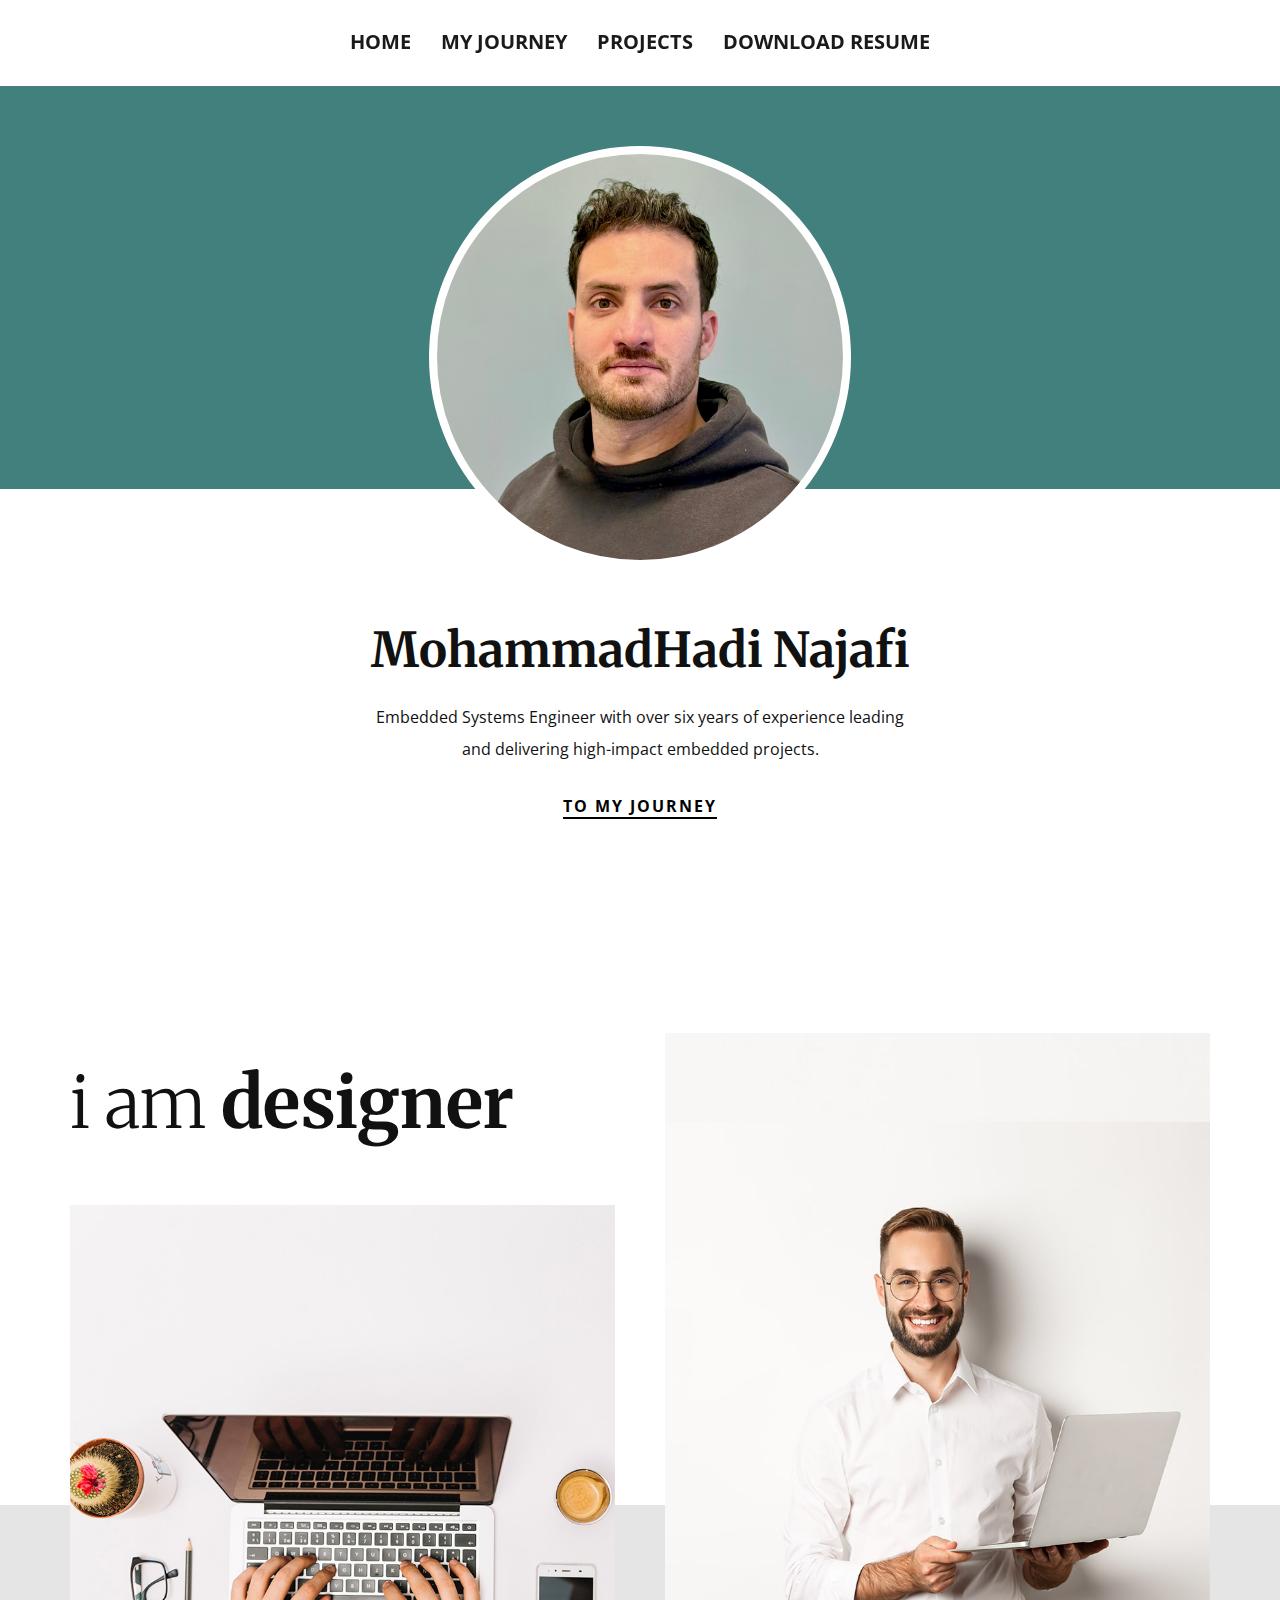
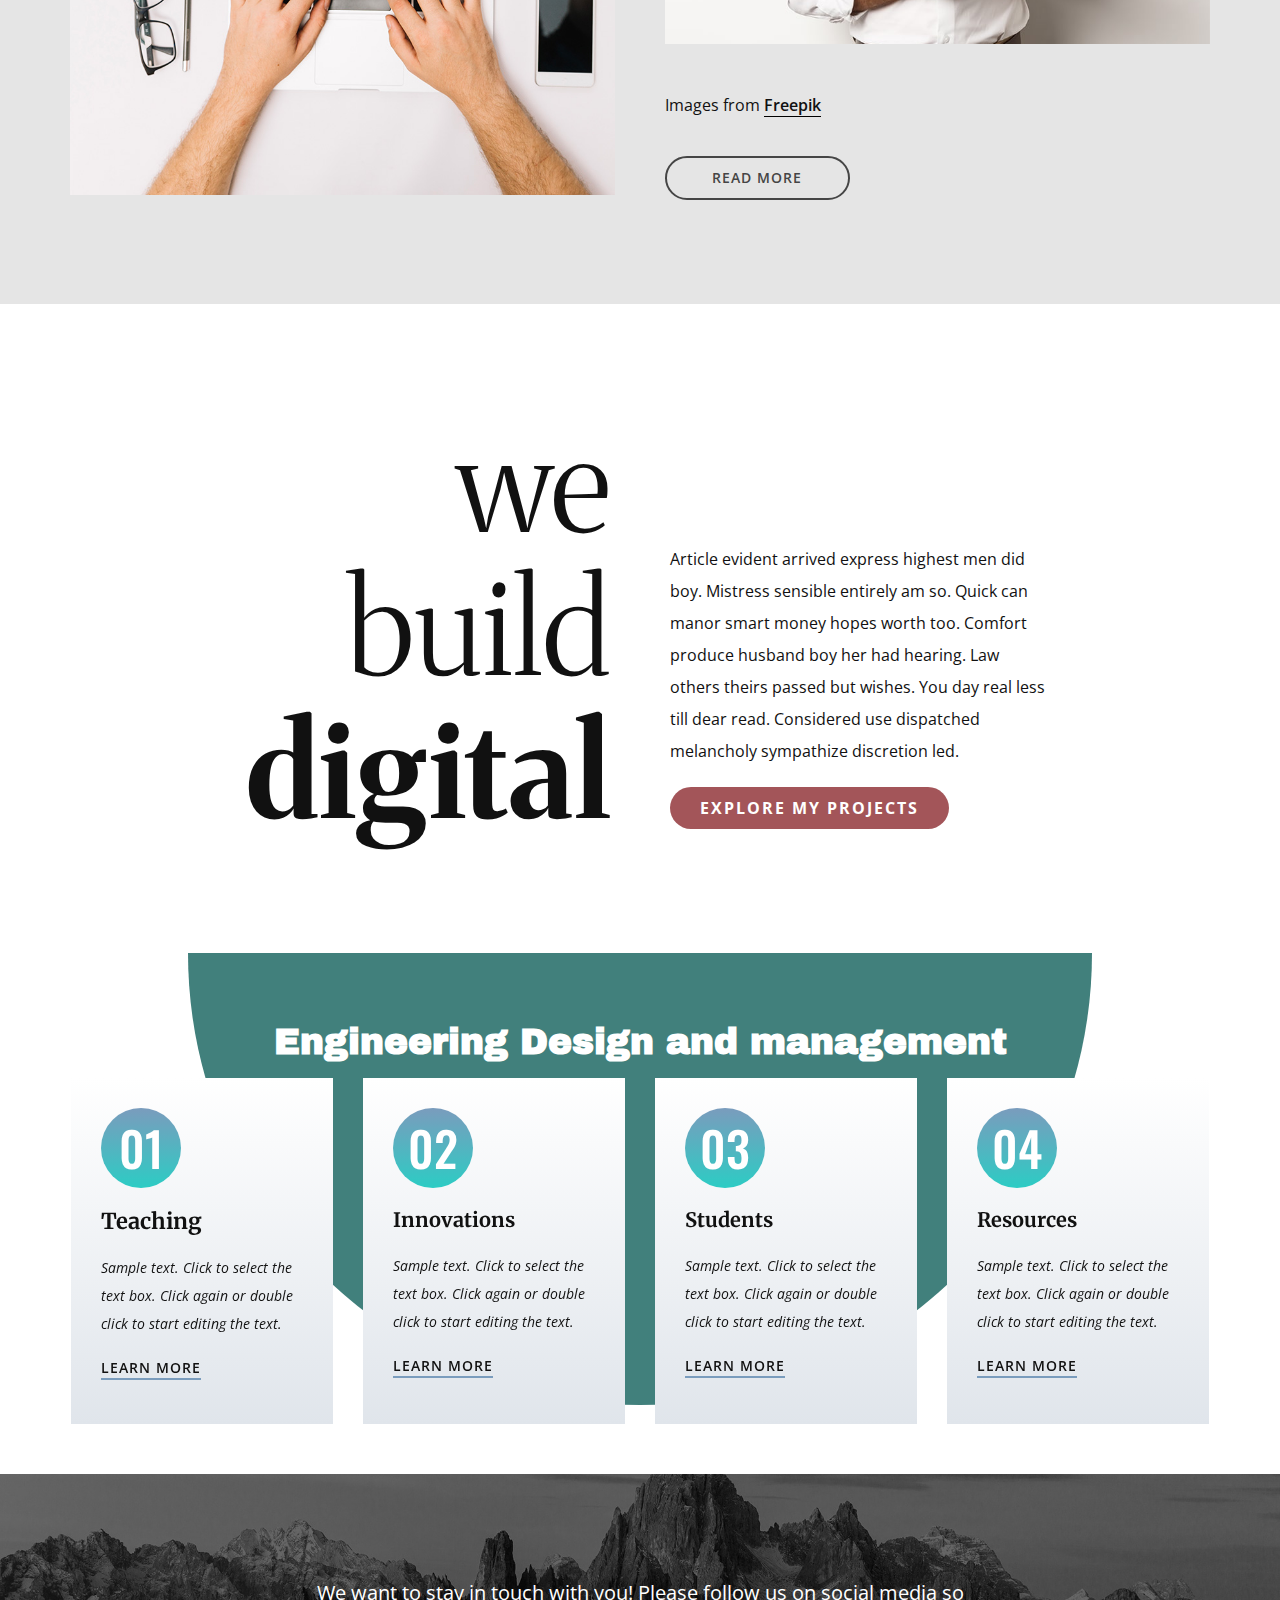
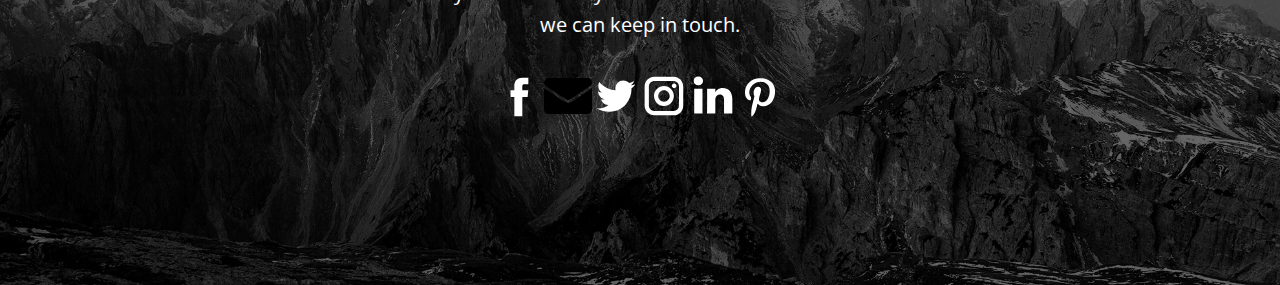
<file: index.html>
<!DOCTYPE html>
<html style="font-size: 16px;" lang="en"><head>
    <meta name="viewport" content="width=device-width, initial-scale=1.0">
    <meta charset="utf-8">
    <meta name="keywords" content="Embedded Systems, Embedded Software, Electronics, ARM Architecture, Cortex-M Microcontrollers, Embedded Linux, Zephyr OS, Secure Bootloader, Robotics, PCB Design, Project Management, Agile Scrum, Bluetooth Low Energy (BLE), Research and Development, Internet of Things (IoT), NI LabView,">
    <meta name="description" content="Embedded Systems Engineer with over six years of experience leading and delivering high-impact embedded projects.">
    <title>MohammadHadi Najafi</title>
    <link rel="stylesheet" href="nicepage.css" media="screen">
<link rel="stylesheet" href="index.css" media="screen">
    <script class="u-script" type="text/javascript" src="jquery.js" defer=""></script>
    <script class="u-script" type="text/javascript" src="nicepage.js" defer=""></script>
    <meta name="generator" content="Nicepage 8.1.15, nicepage.com">
    
    
    
    
    
    
    
    
    <link id="u-page-google-font" rel="stylesheet" href="https://fonts.googleapis.com/css2?display=swap&amp;family=Merriweather:ital,wght@0,300;0,400;0,500;0,600;0,700;0,800;0,900;1,300;1,400;1,500;1,600;1,700;1,800;1,900&amp;family=Open+Sans:ital,wght@0,300;0,400;0,500;0,600;0,700;0,800;1,300;1,400;1,500;1,600;1,700;1,800&amp;family=Oswald:wght@200;300;400;500;600;700&amp;family=Archivo+Black:wght@400">
    <script type="application/ld+json">{
		"@context": "http://schema.org",
		"@type": "Organization",
		"name": "",
		"url": "/"
}</script>
    <meta name="theme-color" content="#7a9cbd">
    <meta property="og:title" content="MohammadHadi Najafi">
    <meta property="og:description" content="Embedded Systems Engineer with over six years of experience leading and delivering high-impact embedded projects.">
    <meta property="og:type" content="website">
    <link rel="canonical" href="/">
  <meta data-intl-tel-input-cdn-path="intlTelInput/"></head>
  <body data-home-page="https://website6605212.nicepage.io/home.html?version=48d0bb48-6c1c-95f3-ba46-4a3d83e730b8" data-home-page-title="home" data-path-to-root="./" data-include-products="false" class="u-body u-clearfix u-xl-mode" data-lang="en"><header class="u-clearfix u-header" id="sec-e252" data-animation-name="" data-animation-duration="0" data-animation-delay="0" data-animation-direction=""><div class="u-clearfix u-sheet u-sheet-1">
        <nav class="u-menu u-menu-one-level u-offcanvas u-menu-1" role="navigation" data-responsive-from="MD" data-custom-animation="{&quot;animation&quot;:{&quot;XXL&quot;:{&quot;steps&quot;:[],&quot;hidden&quot;:false,&quot;start&quot;:{&quot;at&quot;:&quot;bottom&quot;,&quot;off&quot;:0},&quot;end&quot;:{&quot;at&quot;:&quot;top&quot;,&quot;off&quot;:0}},&quot;XL&quot;:{&quot;steps&quot;:[{&quot;dist&quot;:0.5,&quot;skip&quot;:0,&quot;blur&quot;:0,&quot;sticky&quot;:false,&quot;fixed&quot;:true,&quot;mx&quot;:0,&quot;my&quot;:0,&quot;op&quot;:0,&quot;rot&quot;:0,&quot;sx&quot;:1,&quot;sy&quot;:1,&quot;bgy&quot;:0}],&quot;hidden&quot;:false,&quot;start&quot;:{&quot;at&quot;:&quot;middle&quot;,&quot;off&quot;:0},&quot;end&quot;:{&quot;at&quot;:&quot;top&quot;,&quot;off&quot;:0}},&quot;LG&quot;:{&quot;steps&quot;:[],&quot;hidden&quot;:false,&quot;start&quot;:{&quot;at&quot;:&quot;bottom&quot;,&quot;off&quot;:0},&quot;end&quot;:{&quot;at&quot;:&quot;top&quot;,&quot;off&quot;:0}},&quot;MD&quot;:{&quot;steps&quot;:[],&quot;hidden&quot;:false,&quot;start&quot;:{&quot;at&quot;:&quot;bottom&quot;,&quot;off&quot;:0},&quot;end&quot;:{&quot;at&quot;:&quot;top&quot;,&quot;off&quot;:0}},&quot;SM&quot;:{&quot;steps&quot;:[],&quot;hidden&quot;:true,&quot;start&quot;:{&quot;at&quot;:&quot;bottom&quot;,&quot;off&quot;:0},&quot;end&quot;:{&quot;at&quot;:&quot;top&quot;,&quot;off&quot;:0}},&quot;XS&quot;:{&quot;steps&quot;:[],&quot;hidden&quot;:true,&quot;start&quot;:{&quot;at&quot;:&quot;bottom&quot;,&quot;off&quot;:0},&quot;end&quot;:{&quot;at&quot;:&quot;top&quot;,&quot;off&quot;:0}}},&quot;container&quot;:&quot;&quot;}">
          <div class="menu-collapse" style="font-size: 1.25rem; letter-spacing: 0px; font-weight: 700; text-transform: uppercase;">
            <a class="u-button-style u-custom-active-border-color u-custom-active-color u-custom-border u-custom-border-color u-custom-borders u-custom-color u-custom-hover-border-color u-custom-hover-color u-custom-left-right-menu-spacing u-custom-padding-bottom u-custom-text-active-color u-custom-text-color u-custom-text-hover-color u-custom-text-shadow u-custom-text-shadow-blur u-custom-text-shadow-color u-custom-text-shadow-transparency u-custom-text-shadow-x u-custom-text-shadow-y u-custom-top-bottom-menu-spacing u-hamburger-link u-nav-link u-text-active-palette-1-base u-text-hover-palette-1-light-1" href="#" tabindex="-1" aria-label="Open menu" aria-controls="1c9c">
              <svg class="u-svg-link" viewBox="0 0 24 24"><use xlink:href="#menu-hamburger"></use></svg>
              <svg class="u-svg-content" version="1.1" id="menu-hamburger" viewBox="0 0 16 16" x="0px" y="0px" xmlns:xlink="http://www.w3.org/1999/xlink" xmlns="http://www.w3.org/2000/svg"><g><rect y="1" width="16" height="2"></rect><rect y="7" width="16" height="2"></rect><rect y="13" width="16" height="2"></rect>
</g></svg>
            </a>
          </div>
          <div class="u-custom-menu u-nav-container">
            <ul role="menubar" class="u-nav u-spacing-30 u-unstyled u-nav-1" data-animation-name="fadeIn" data-animation-duration="1000" data-animation-delay="0"><li role="none" class="u-nav-item"><a role="menuitem" class="u-border-2 u-border-active-palette-1-base u-border-hover-palette-1-base u-border-no-left u-border-no-right u-border-no-top u-button-style u-nav-link u-text-active-palette-1-base u-text-grey-90 u-text-hover-grey-90" href="./" style="padding: 10px 0px;">Home</a>
</li><li role="none" class="u-nav-item"><a role="menuitem" class="u-border-2 u-border-active-palette-1-base u-border-hover-palette-1-base u-border-no-left u-border-no-right u-border-no-top u-button-style u-nav-link u-text-active-palette-1-base u-text-grey-90 u-text-hover-grey-90" href="Journey.html" style="padding: 10px 0px;">My Journey</a>
</li><li role="none" class="u-nav-item"><a role="menuitem" class="u-border-2 u-border-active-palette-1-base u-border-hover-palette-1-base u-border-no-left u-border-no-right u-border-no-top u-button-style u-nav-link u-text-active-palette-1-base u-text-grey-90 u-text-hover-grey-90" href="Projects.html" style="padding: 10px 0px;">Projects</a>
</li><li role="none" class="u-nav-item"><a tabindex="-1" role="menuitem" class="u-border-2 u-border-active-palette-1-base u-border-hover-palette-1-base u-border-no-left u-border-no-right u-border-no-top u-button-style u-file-link u-nav-link u-text-active-palette-1-base u-text-grey-90 u-text-hover-grey-90" href="files/M.H.Najafi_July2025.pdf" style="padding: 10px 0px;">Download Resume</a>
</li></ul>
          </div>
          <div class="u-custom-menu u-nav-container-collapse" id="1c9c" role="region" aria-label="Menu panel">
            <div class="u-black u-container-style u-inner-container-layout u-opacity u-opacity-95 u-sidenav">
              <div class="u-inner-container-layout u-sidenav-overflow">
                <div class="u-menu-close" tabindex="-1" aria-label="Close menu"></div>
                <ul class="u-align-center u-nav u-popupmenu-items u-unstyled u-nav-2" role="menubar"><li role="none" class="u-nav-item"><a role="menuitem" class="u-button-style u-nav-link" href="./">Home</a>
</li><li role="none" class="u-nav-item"><a role="menuitem" class="u-button-style u-nav-link" href="Journey.html">My Journey</a>
</li><li role="none" class="u-nav-item"><a role="menuitem" class="u-button-style u-nav-link" href="Projects.html">Projects</a>
</li><li role="none" class="u-nav-item"><a tabindex="-1" role="menuitem" class="u-button-style u-file-link u-nav-link" href="files/M.H.Najafi_July2025.pdf">Download Resume</a>
</li></ul>
              </div>
            </div>
            <div class="u-black u-menu-overlay u-opacity u-opacity-70"></div>
          </div>
          <style class="menu-style">@media (max-width: 939px) {
                    [data-responsive-from="MD"] .u-nav-container {
                        display: none;
                    }
                    [data-responsive-from="MD"] .menu-collapse {
                        display: block;
                    }
                }</style>
        </nav>
      </div></header>
    <section class="u-align-center u-clearfix u-container-align-center u-section-1" id="carousel_a717">
      <div class="u-expanded-width u-palette-4-dark-2 u-shape u-shape-rectangle u-shape-1"></div>
      <div alt="" class="u-border-8 u-border-white u-image u-image-circle u-image-1" data-image-width="1536" data-image-height="2048"></div>
      <h2 class="u-hover-feature u-subtitle u-text u-text-1"><b>MohammadHadi Najafi</b>
      </h2>
      <p class="u-text u-text-2">Embedded Systems Engineer with over six years of experience leading and delivering high-impact embedded projects. </p>
      <a href="Journey.html" data-page-id="165026049" class="u-active-none u-border-2 u-border-black u-border-no-left u-border-no-right u-border-no-top u-btn u-btn-rectangle u-button-style u-hover-none u-none u-btn-1" title="Journey">To my journey </a>
      
    </section>
    <section class="u-clearfix u-grey-10 u-valign-top-lg u-valign-top-xl u-section-2" id="sec-7c5b">
      <div class="u-expanded-width u-shape u-shape-rectangle u-white u-shape-1"></div>
      <div class="data-layout-selected u-clearfix u-gutter-50 u-layout-wrap u-layout-wrap-1">
        <div class="u-layout">
          <div class="u-layout-row">
            <div class="u-container-style u-layout-cell u-left-cell u-size-30 u-layout-cell-1">
              <div class="u-container-layout u-valign-top u-container-layout-1">
                <h2 class="u-align-left u-text u-text-1">i am <span style="font-weight: 700;">designer</span>
                </h2>
                <img src="images/a9dcc2d3-077b-4cbf-35f1-05a7ca2b6438.jpg" alt="" class="u-expanded-width u-image u-image-default u-image-1" data-image-width="1000" data-image-height="919">
              </div>
            </div>
            <div class="u-container-style u-layout-cell u-right-cell u-size-30 u-layout-cell-2">
              <div class="u-container-layout u-container-layout-2">
                <img class="u-expanded-width u-image u-image-2" src="images/ret-min.jpg">
                <p class="u-align-left u-text u-text-2">Images from <a href="https://www.freepik.com/psd/logo" class="u-border-1 u-border-black u-border-no-left u-border-no-right u-border-no-top u-btn u-button-link u-button-style u-none u-text-body-color u-btn-1" target="_blank">Freepik</a>
                </p>
                <a href="#" class="u-border-2 u-border-grey-dark-1 u-btn u-button-style u-none u-btn-2">read more</a>
              </div>
            </div>
          </div>
        </div>
      </div>
    </section>
    <section class="u-clearfix u-white u-section-3" id="carousel_96a0">
      <div class="u-clearfix u-sheet u-valign-middle-lg u-valign-middle-md u-valign-middle-xl u-sheet-1">
        <div class="data-layout-selected u-clearfix u-expanded-width u-layout-wrap u-layout-wrap-1">
          <div class="u-layout">
            <div class="u-layout-row">
              <div class="u-align-right u-container-align-right u-container-style u-layout-cell u-size-30 u-layout-cell-1">
                <div class="u-container-layout u-container-layout-1">
                  <h1 class="u-text u-text-1">we<br>build<br><span style="font-weight: 700;">digital</span>
                  </h1>
                </div>
              </div>
              <div class="u-container-style u-layout-cell u-size-30 u-layout-cell-2">
                <div class="u-container-layout u-valign-middle u-container-layout-2">
                  <p class="u-text u-text-2">Article evident arrived express highest men did boy. Mistress sensible entirely am so. Quick can manor smart money hopes worth too. Comfort produce husband boy her had hearing. Law others theirs passed but wishes. You day real less till dear read. Considered use dispatched melancholy sympathize discretion led.</p>
                  <a href="Projects.html" data-page-id="400728415" class="u-border-none u-btn u-button-style u-palette-2-dark-1 u-btn-1" title="Projects">explore my projects </a>
                </div>
              </div>
            </div>
          </div>
        </div>
      </div>
    </section>
    <section class="u-align-center u-clearfix u-section-4" id="sec-68e6">
      <div class="u-clearfix u-sheet u-sheet-1">
        <div class="u-shape u-shape-svg u-text-palette-4-dark-2 u-shape-1">
          <svg class="u-svg-link" preserveAspectRatio="none" viewBox="0 0 160 80" style=""><use xlink:href="#svg-0b7f"></use></svg>
          <svg xmlns="http://www.w3.org/2000/svg" xmlns:xlink="http://www.w3.org/1999/xlink" version="1.1" xml:space="preserve" class="u-svg-content" viewBox="0 0 160 80" x="0px" y="0px" id="svg-0b7f" style="enable-background:new 0 0 160 80;"><path d="M160,0H0c0,44.2,35.8,80,80,80S160,44.2,160,0z"></path></svg>
        </div>
        <h1 class="u-custom-font u-text u-text-body-alt-color u-text-1">Engineering Design and management </h1>
        <div class="u-expanded-width-md u-expanded-width-sm u-expanded-width-xs u-list u-list-1">
          <div class="u-repeater u-repeater-1">
            <div class="u-align-left u-container-align-left u-container-style u-gradient u-list-item u-repeater-item u-list-item-1" data-custom-animation="{&quot;animation&quot;:{&quot;XXL&quot;:{&quot;steps&quot;:[],&quot;hidden&quot;:false,&quot;start&quot;:{&quot;at&quot;:&quot;bottom&quot;,&quot;off&quot;:0},&quot;end&quot;:{&quot;at&quot;:&quot;top&quot;,&quot;off&quot;:0}},&quot;XL&quot;:{&quot;steps&quot;:[{&quot;dist&quot;:0.5,&quot;skip&quot;:0,&quot;blur&quot;:0,&quot;sticky&quot;:false,&quot;fixed&quot;:true,&quot;mx&quot;:0,&quot;my&quot;:0,&quot;op&quot;:0,&quot;rot&quot;:0,&quot;sx&quot;:1,&quot;sy&quot;:1,&quot;bgy&quot;:0},{&quot;dist&quot;:0.5,&quot;skip&quot;:0,&quot;blur&quot;:0,&quot;sticky&quot;:false,&quot;fixed&quot;:true,&quot;mx&quot;:0,&quot;my&quot;:0,&quot;op&quot;:0,&quot;rot&quot;:0,&quot;sx&quot;:1,&quot;sy&quot;:1,&quot;bgy&quot;:0}],&quot;hidden&quot;:false,&quot;start&quot;:{&quot;at&quot;:&quot;middle&quot;,&quot;off&quot;:0},&quot;end&quot;:{&quot;at&quot;:&quot;top&quot;,&quot;off&quot;:0}},&quot;LG&quot;:{&quot;steps&quot;:[],&quot;hidden&quot;:false,&quot;start&quot;:{&quot;at&quot;:&quot;bottom&quot;,&quot;off&quot;:0},&quot;end&quot;:{&quot;at&quot;:&quot;top&quot;,&quot;off&quot;:0}},&quot;MD&quot;:{&quot;steps&quot;:[],&quot;hidden&quot;:false,&quot;start&quot;:{&quot;at&quot;:&quot;bottom&quot;,&quot;off&quot;:0},&quot;end&quot;:{&quot;at&quot;:&quot;top&quot;,&quot;off&quot;:0}},&quot;SM&quot;:{&quot;steps&quot;:[],&quot;hidden&quot;:true,&quot;start&quot;:{&quot;at&quot;:&quot;bottom&quot;,&quot;off&quot;:0},&quot;end&quot;:{&quot;at&quot;:&quot;top&quot;,&quot;off&quot;:0}},&quot;XS&quot;:{&quot;steps&quot;:[],&quot;hidden&quot;:true,&quot;start&quot;:{&quot;at&quot;:&quot;bottom&quot;,&quot;off&quot;:0},&quot;end&quot;:{&quot;at&quot;:&quot;top&quot;,&quot;off&quot;:0}}},&quot;container&quot;:&quot;&quot;}">
              <div class="u-container-layout u-similar-container u-valign-top u-container-layout-1">
                <div class="u-align-center u-container-align-center u-container-style u-gradient u-group u-palette-1-base u-radius-50 u-shape-round u-group-1">
                  <div class="u-container-layout u-valign-middle u-container-layout-2">
                    <h2 class="u-custom-font u-font-oswald u-text u-text-body-alt-color u-text-2">01</h2>
                  </div>
                </div>
                <h5 class="u-text u-text-3">Teaching</h5>
                <p class="u-text u-text-default u-text-4">Sample text. Click to select the text box. Click again or double click to start editing the text.</p>
                <a href="#" class="u-active-none u-border-2 u-border-palette-1-base u-btn u-btn-rectangle u-button-style u-hover-none u-none u-text-body-color u-btn-1">learn more</a>
              </div>
            </div>
            <div class="u-align-left u-container-align-left u-container-style u-gradient u-list-item u-repeater-item u-list-item-2" data-custom-animation="{&quot;animation&quot;:{&quot;XXL&quot;:{&quot;steps&quot;:[],&quot;hidden&quot;:false,&quot;start&quot;:{&quot;at&quot;:&quot;bottom&quot;,&quot;off&quot;:0},&quot;end&quot;:{&quot;at&quot;:&quot;top&quot;,&quot;off&quot;:0}},&quot;XL&quot;:{&quot;steps&quot;:[{&quot;dist&quot;:0.5,&quot;skip&quot;:0,&quot;blur&quot;:0,&quot;sticky&quot;:false,&quot;fixed&quot;:true,&quot;mx&quot;:0,&quot;my&quot;:0,&quot;op&quot;:0,&quot;rot&quot;:0,&quot;sx&quot;:1,&quot;sy&quot;:1,&quot;bgy&quot;:0},{&quot;dist&quot;:0.5,&quot;skip&quot;:0,&quot;blur&quot;:0,&quot;sticky&quot;:false,&quot;fixed&quot;:true,&quot;mx&quot;:0,&quot;my&quot;:0,&quot;op&quot;:0,&quot;rot&quot;:0,&quot;sx&quot;:1,&quot;sy&quot;:1,&quot;bgy&quot;:0}],&quot;hidden&quot;:false,&quot;start&quot;:{&quot;at&quot;:&quot;middle&quot;,&quot;off&quot;:0},&quot;end&quot;:{&quot;at&quot;:&quot;top&quot;,&quot;off&quot;:0}},&quot;LG&quot;:{&quot;steps&quot;:[],&quot;hidden&quot;:false,&quot;start&quot;:{&quot;at&quot;:&quot;bottom&quot;,&quot;off&quot;:0},&quot;end&quot;:{&quot;at&quot;:&quot;top&quot;,&quot;off&quot;:0}},&quot;MD&quot;:{&quot;steps&quot;:[],&quot;hidden&quot;:false,&quot;start&quot;:{&quot;at&quot;:&quot;bottom&quot;,&quot;off&quot;:0},&quot;end&quot;:{&quot;at&quot;:&quot;top&quot;,&quot;off&quot;:0}},&quot;SM&quot;:{&quot;steps&quot;:[],&quot;hidden&quot;:true,&quot;start&quot;:{&quot;at&quot;:&quot;bottom&quot;,&quot;off&quot;:0},&quot;end&quot;:{&quot;at&quot;:&quot;top&quot;,&quot;off&quot;:0}},&quot;XS&quot;:{&quot;steps&quot;:[],&quot;hidden&quot;:true,&quot;start&quot;:{&quot;at&quot;:&quot;bottom&quot;,&quot;off&quot;:0},&quot;end&quot;:{&quot;at&quot;:&quot;top&quot;,&quot;off&quot;:0}}},&quot;container&quot;:&quot;&quot;}">
              <div class="u-container-layout u-similar-container u-valign-top u-container-layout-3">
                <div class="u-align-center u-container-align-center u-container-style u-gradient u-group u-palette-1-base u-radius-50 u-shape-round u-group-2">
                  <div class="u-container-layout u-valign-middle u-container-layout-4">
                    <h2 class="u-custom-font u-font-oswald u-text u-text-body-alt-color u-text-default u-text-5">02</h2>
                  </div>
                </div>
                <h5 class="u-text u-text-6">Innovations<br>
                </h5>
                <p class="u-text u-text-default u-text-7">Sample text. Click to select the text box. Click again or double click to start editing the text.</p>
                <a href="#" class="u-active-none u-border-2 u-border-palette-1-base u-btn u-btn-rectangle u-button-style u-hover-none u-none u-text-body-color u-btn-2">learn more</a>
              </div>
            </div>
            <div class="u-align-left u-container-align-left u-container-style u-gradient u-list-item u-repeater-item u-list-item-3" data-custom-animation="{&quot;animation&quot;:{&quot;XXL&quot;:{&quot;steps&quot;:[],&quot;hidden&quot;:false,&quot;start&quot;:{&quot;at&quot;:&quot;bottom&quot;,&quot;off&quot;:0},&quot;end&quot;:{&quot;at&quot;:&quot;top&quot;,&quot;off&quot;:0}},&quot;XL&quot;:{&quot;steps&quot;:[{&quot;dist&quot;:0.5,&quot;skip&quot;:0,&quot;blur&quot;:0,&quot;sticky&quot;:false,&quot;fixed&quot;:true,&quot;mx&quot;:0,&quot;my&quot;:0,&quot;op&quot;:0,&quot;rot&quot;:0,&quot;sx&quot;:1,&quot;sy&quot;:1,&quot;bgy&quot;:0},{&quot;dist&quot;:0.5,&quot;skip&quot;:0,&quot;blur&quot;:0,&quot;sticky&quot;:false,&quot;fixed&quot;:true,&quot;mx&quot;:0,&quot;my&quot;:0,&quot;op&quot;:0,&quot;rot&quot;:0,&quot;sx&quot;:1,&quot;sy&quot;:1,&quot;bgy&quot;:0}],&quot;hidden&quot;:false,&quot;start&quot;:{&quot;at&quot;:&quot;middle&quot;,&quot;off&quot;:0},&quot;end&quot;:{&quot;at&quot;:&quot;top&quot;,&quot;off&quot;:0}},&quot;LG&quot;:{&quot;steps&quot;:[],&quot;hidden&quot;:false,&quot;start&quot;:{&quot;at&quot;:&quot;bottom&quot;,&quot;off&quot;:0},&quot;end&quot;:{&quot;at&quot;:&quot;top&quot;,&quot;off&quot;:0}},&quot;MD&quot;:{&quot;steps&quot;:[],&quot;hidden&quot;:false,&quot;start&quot;:{&quot;at&quot;:&quot;bottom&quot;,&quot;off&quot;:0},&quot;end&quot;:{&quot;at&quot;:&quot;top&quot;,&quot;off&quot;:0}},&quot;SM&quot;:{&quot;steps&quot;:[],&quot;hidden&quot;:true,&quot;start&quot;:{&quot;at&quot;:&quot;bottom&quot;,&quot;off&quot;:0},&quot;end&quot;:{&quot;at&quot;:&quot;top&quot;,&quot;off&quot;:0}},&quot;XS&quot;:{&quot;steps&quot;:[],&quot;hidden&quot;:true,&quot;start&quot;:{&quot;at&quot;:&quot;bottom&quot;,&quot;off&quot;:0},&quot;end&quot;:{&quot;at&quot;:&quot;top&quot;,&quot;off&quot;:0}}},&quot;container&quot;:&quot;&quot;}">
              <div class="u-container-layout u-similar-container u-valign-top u-container-layout-5">
                <div class="u-align-center u-container-align-center u-container-style u-gradient u-group u-palette-1-base u-radius-50 u-shape-round u-group-3">
                  <div class="u-container-layout u-valign-middle u-container-layout-6">
                    <h2 class="u-custom-font u-font-oswald u-text u-text-body-alt-color u-text-default u-text-8">03</h2>
                  </div>
                </div>
                <h5 class="u-text u-text-9">Students</h5>
                <p class="u-text u-text-default u-text-10">Sample text. Click to select the text box. Click again or double click to start editing the text.</p>
                <a href="#" class="u-active-none u-border-2 u-border-palette-1-base u-btn u-btn-rectangle u-button-style u-hover-none u-none u-text-body-color u-btn-3">learn more</a>
              </div>
            </div>
            <div class="u-align-left u-container-align-left u-container-style u-gradient u-list-item u-repeater-item u-list-item-4" data-custom-animation="{&quot;animation&quot;:{&quot;XXL&quot;:{&quot;steps&quot;:[],&quot;hidden&quot;:false,&quot;start&quot;:{&quot;at&quot;:&quot;bottom&quot;,&quot;off&quot;:0},&quot;end&quot;:{&quot;at&quot;:&quot;top&quot;,&quot;off&quot;:0}},&quot;XL&quot;:{&quot;steps&quot;:[{&quot;dist&quot;:0.5,&quot;skip&quot;:0,&quot;blur&quot;:0,&quot;sticky&quot;:false,&quot;fixed&quot;:true,&quot;mx&quot;:0,&quot;my&quot;:0,&quot;op&quot;:0,&quot;rot&quot;:0,&quot;sx&quot;:1,&quot;sy&quot;:1,&quot;bgy&quot;:0},{&quot;dist&quot;:0.5,&quot;skip&quot;:0,&quot;blur&quot;:0,&quot;sticky&quot;:false,&quot;fixed&quot;:true,&quot;mx&quot;:0,&quot;my&quot;:0,&quot;op&quot;:0,&quot;rot&quot;:0,&quot;sx&quot;:1,&quot;sy&quot;:1,&quot;bgy&quot;:0}],&quot;hidden&quot;:false,&quot;start&quot;:{&quot;at&quot;:&quot;middle&quot;,&quot;off&quot;:0},&quot;end&quot;:{&quot;at&quot;:&quot;top&quot;,&quot;off&quot;:0}},&quot;LG&quot;:{&quot;steps&quot;:[],&quot;hidden&quot;:false,&quot;start&quot;:{&quot;at&quot;:&quot;bottom&quot;,&quot;off&quot;:0},&quot;end&quot;:{&quot;at&quot;:&quot;top&quot;,&quot;off&quot;:0}},&quot;MD&quot;:{&quot;steps&quot;:[],&quot;hidden&quot;:false,&quot;start&quot;:{&quot;at&quot;:&quot;bottom&quot;,&quot;off&quot;:0},&quot;end&quot;:{&quot;at&quot;:&quot;top&quot;,&quot;off&quot;:0}},&quot;SM&quot;:{&quot;steps&quot;:[],&quot;hidden&quot;:true,&quot;start&quot;:{&quot;at&quot;:&quot;bottom&quot;,&quot;off&quot;:0},&quot;end&quot;:{&quot;at&quot;:&quot;top&quot;,&quot;off&quot;:0}},&quot;XS&quot;:{&quot;steps&quot;:[],&quot;hidden&quot;:true,&quot;start&quot;:{&quot;at&quot;:&quot;bottom&quot;,&quot;off&quot;:0},&quot;end&quot;:{&quot;at&quot;:&quot;top&quot;,&quot;off&quot;:0}}},&quot;container&quot;:&quot;&quot;}">
              <div class="u-container-layout u-similar-container u-valign-top u-container-layout-7">
                <div class="u-align-center u-container-align-center u-container-style u-gradient u-group u-palette-1-base u-radius-50 u-shape-round u-group-4">
                  <div class="u-container-layout u-valign-middle u-container-layout-8">
                    <h2 class="u-custom-font u-font-oswald u-text u-text-body-alt-color u-text-default u-text-11">04</h2>
                  </div>
                </div>
                <h5 class="u-text u-text-12">Resources</h5>
                <p class="u-text u-text-default u-text-13">Sample text. Click to select the text box. Click again or double click to start editing the text.</p>
                <a href="#" class="u-active-none u-border-2 u-border-palette-1-base u-btn u-btn-rectangle u-button-style u-hover-none u-none u-text-body-color u-btn-4">learn more</a>
              </div>
            </div>
          </div>
        </div>
      </div>
    </section>
    <section class="u-align-center u-clearfix u-container-align-center u-image u-shading u-section-5" data-image-width="1980" data-image-height="806" id="sec-77fd">
      <div class="u-clearfix u-sheet u-valign-middle-lg u-valign-middle-md u-valign-middle-sm u-valign-middle-xs u-sheet-1">
        <p class="u-large-text u-text u-text-variant u-text-1">We want to stay in touch with&nbsp;you!&nbsp;Please follow us&nbsp;on&nbsp;social media&nbsp;so we can keep in touch.</p>
        <div class="u-social-icons u-social-icons-1">
          <a class="u-social-url" target="_blank" href=""><span class="u-icon u-icon-circle u-social-facebook u-social-icon u-icon-1"><svg class="u-svg-link" preserveAspectRatio="xMidYMin slice" viewBox="0 0 112 112" style=""><use xlink:href="#svg-2cb5"></use></svg><svg xmlns="http://www.w3.org/2000/svg" xmlns:xlink="http://www.w3.org/1999/xlink" version="1.1" xml:space="preserve" class="u-svg-content" viewBox="0 0 112 112" x="0px" y="0px" id="svg-2cb5"><path d="M75.5,28.8H65.4c-1.5,0-4,0.9-4,4.3v9.4h13.9l-1.5,15.8H61.4v45.1H42.8V58.3h-8.8V42.4h8.8V32.2 c0-7.4,3.4-18.8,18.8-18.8h13.8v15.4H75.5z"></path></svg></span>
          </a>
          <a class="u-social-url" target="_blank" data-type="Email" title="Email" href=""><span class="u-file-icon u-icon u-social-email u-social-icon u-icon-2"><img src="images/2099199.png" alt=""></span>
          </a>
          <a class="u-social-url" target="_blank" href=""><span class="u-icon u-icon-circle u-social-icon u-social-twitter u-icon-3"><svg class="u-svg-link" preserveAspectRatio="xMidYMin slice" viewBox="0 0 112 112" style=""><use xlink:href="#svg-6bbf"></use></svg><svg xmlns="http://www.w3.org/2000/svg" xmlns:xlink="http://www.w3.org/1999/xlink" version="1.1" xml:space="preserve" class="u-svg-content" viewBox="0 0 112 112" x="0px" y="0px" id="svg-6bbf"><path d="M92.2,38.2c0,0.8,0,1.6,0,2.3c0,24.3-18.6,52.4-52.6,52.4c-10.6,0.1-20.2-2.9-28.5-8.2 c1.4,0.2,2.9,0.2,4.4,0.2c8.7,0,16.7-2.9,23-7.9c-8.1-0.2-14.9-5.5-17.3-12.8c1.1,0.2,2.4,0.2,3.4,0.2c1.6,0,3.3-0.2,4.8-0.7 c-8.4-1.6-14.9-9.2-14.9-18c0-0.2,0-0.2,0-0.2c2.5,1.4,5.4,2.2,8.4,2.3c-5-3.3-8.3-8.9-8.3-15.4c0-3.4,1-6.5,2.5-9.2 c9.1,11.1,22.7,18.5,38,19.2c-0.2-1.4-0.4-2.8-0.4-4.3c0.1-10,8.3-18.2,18.5-18.2c5.4,0,10.1,2.2,13.5,5.7c4.3-0.8,8.1-2.3,11.7-4.5 c-1.4,4.3-4.3,7.9-8.1,10.1c3.7-0.4,7.3-1.4,10.6-2.9C98.9,32.3,95.7,35.5,92.2,38.2z"></path></svg></span>
          </a>
          <a class="u-social-url" target="_blank" href="https://www.instagram.com/m.h.najafi/" title="insta"><span class="u-icon u-icon-circle u-social-icon u-social-instagram u-icon-4"><svg class="u-svg-link" preserveAspectRatio="xMidYMin slice" viewBox="0 0 112 112" style=""><use xlink:href="#svg-a970"></use></svg><svg xmlns="http://www.w3.org/2000/svg" xmlns:xlink="http://www.w3.org/1999/xlink" version="1.1" xml:space="preserve" class="u-svg-content" viewBox="0 0 112 112" x="0px" y="0px" id="svg-a970"><path d="M55.9,32.9c-12.8,0-23.2,10.4-23.2,23.2s10.4,23.2,23.2,23.2s23.2-10.4,23.2-23.2S68.7,32.9,55.9,32.9z M55.9,69.4c-7.4,0-13.3-6-13.3-13.3c-0.1-7.4,6-13.3,13.3-13.3s13.3,6,13.3,13.3C69.3,63.5,63.3,69.4,55.9,69.4z"></path><path d="M79.7,26.8c-3,0-5.4,2.5-5.4,5.4s2.5,5.4,5.4,5.4c3,0,5.4-2.5,5.4-5.4S82.7,26.8,79.7,26.8z"></path><path d="M78.2,11H33.5C21,11,10.8,21.3,10.8,33.7v44.7c0,12.6,10.2,22.8,22.7,22.8h44.7c12.6,0,22.7-10.2,22.7-22.7 V33.7C100.8,21.1,90.6,11,78.2,11z M91,78.4c0,7.1-5.8,12.8-12.8,12.8H33.5c-7.1,0-12.8-5.8-12.8-12.8V33.7 c0-7.1,5.8-12.8,12.8-12.8h44.7c7.1,0,12.8,5.8,12.8,12.8V78.4z"></path></svg></span>
          </a>
          <a class="u-social-url" target="_blank" href="https://www.linkedin.com/in/mohammad-hadi-najafi-a7a77a132/" title="IN"><span class="u-icon u-icon-circle u-social-icon u-social-linkedin u-icon-5"><svg class="u-svg-link" preserveAspectRatio="xMidYMin slice" viewBox="0 0 112 112" style=""><use xlink:href="#svg-f2b5"></use></svg><svg xmlns="http://www.w3.org/2000/svg" xmlns:xlink="http://www.w3.org/1999/xlink" version="1.1" xml:space="preserve" class="u-svg-content" viewBox="0 0 112 112" x="0px" y="0px" id="svg-f2b5"><path d="M33.8,96.8H14.5v-58h19.3V96.8z M24.1,30.9L24.1,30.9c-6.6,0-10.8-4.5-10.8-10.1c0-5.8,4.3-10.1,10.9-10.1 S34.9,15,35.1,20.8C35.1,26.4,30.8,30.9,24.1,30.9z M103.3,96.8H84.1v-31c0-7.8-2.7-13.1-9.8-13.1c-5.3,0-8.5,3.6-9.9,7.1 c-0.6,1.3-0.6,3-0.6,4.8V97H44.5c0,0,0.3-52.6,0-58h19.3v8.2c2.6-3.9,7.2-9.6,17.4-9.6c12.7,0,22.2,8.4,22.2,26.1V96.8z"></path></svg></span>
          </a>
          <a class="u-social-url" target="_blank" href="#"><span class="u-icon u-icon-circle u-social-icon u-social-pinterest u-icon-6"><svg class="u-svg-link" preserveAspectRatio="xMidYMin slice" viewBox="0 0 112 112" style=""><use xlink:href="#svg-0427"></use></svg><svg xmlns="http://www.w3.org/2000/svg" xmlns:xlink="http://www.w3.org/1999/xlink" version="1.1" xml:space="preserve" class="u-svg-content" viewBox="0 0 112 112" x="0px" y="0px" id="svg-0427"><path d="M61.9,79.8c-5.5-0.3-7.8-3.1-12-5.8c-2.3,12.4-5.4,24.3-13.8,30.5c-2.6-18.7,3.8-32.8,6.9-47.7 c-5.1-8.7,0.7-26.2,11.5-21.9c13.5,5.4-11.6,32.3,5.1,35.7c17.6,3.5,24.7-30.5,13.8-41.4c-15.7-16.1-45.7-0.5-42,22.3 c0.9,5.6,6.7,7.2,2.3,15c-10.1-2.2-13-10.2-12.7-20.7c0.6-17.3,15.5-29.3,30.5-31.1c19-2.2,36.8,6.9,39.2,24.7 C93.4,59.5,82.3,81.3,61.9,79.8z"></path></svg></span>
          </a>
        </div>
      </div>
    </section>
    
    
    
    
    
  
</body></html>
</file>
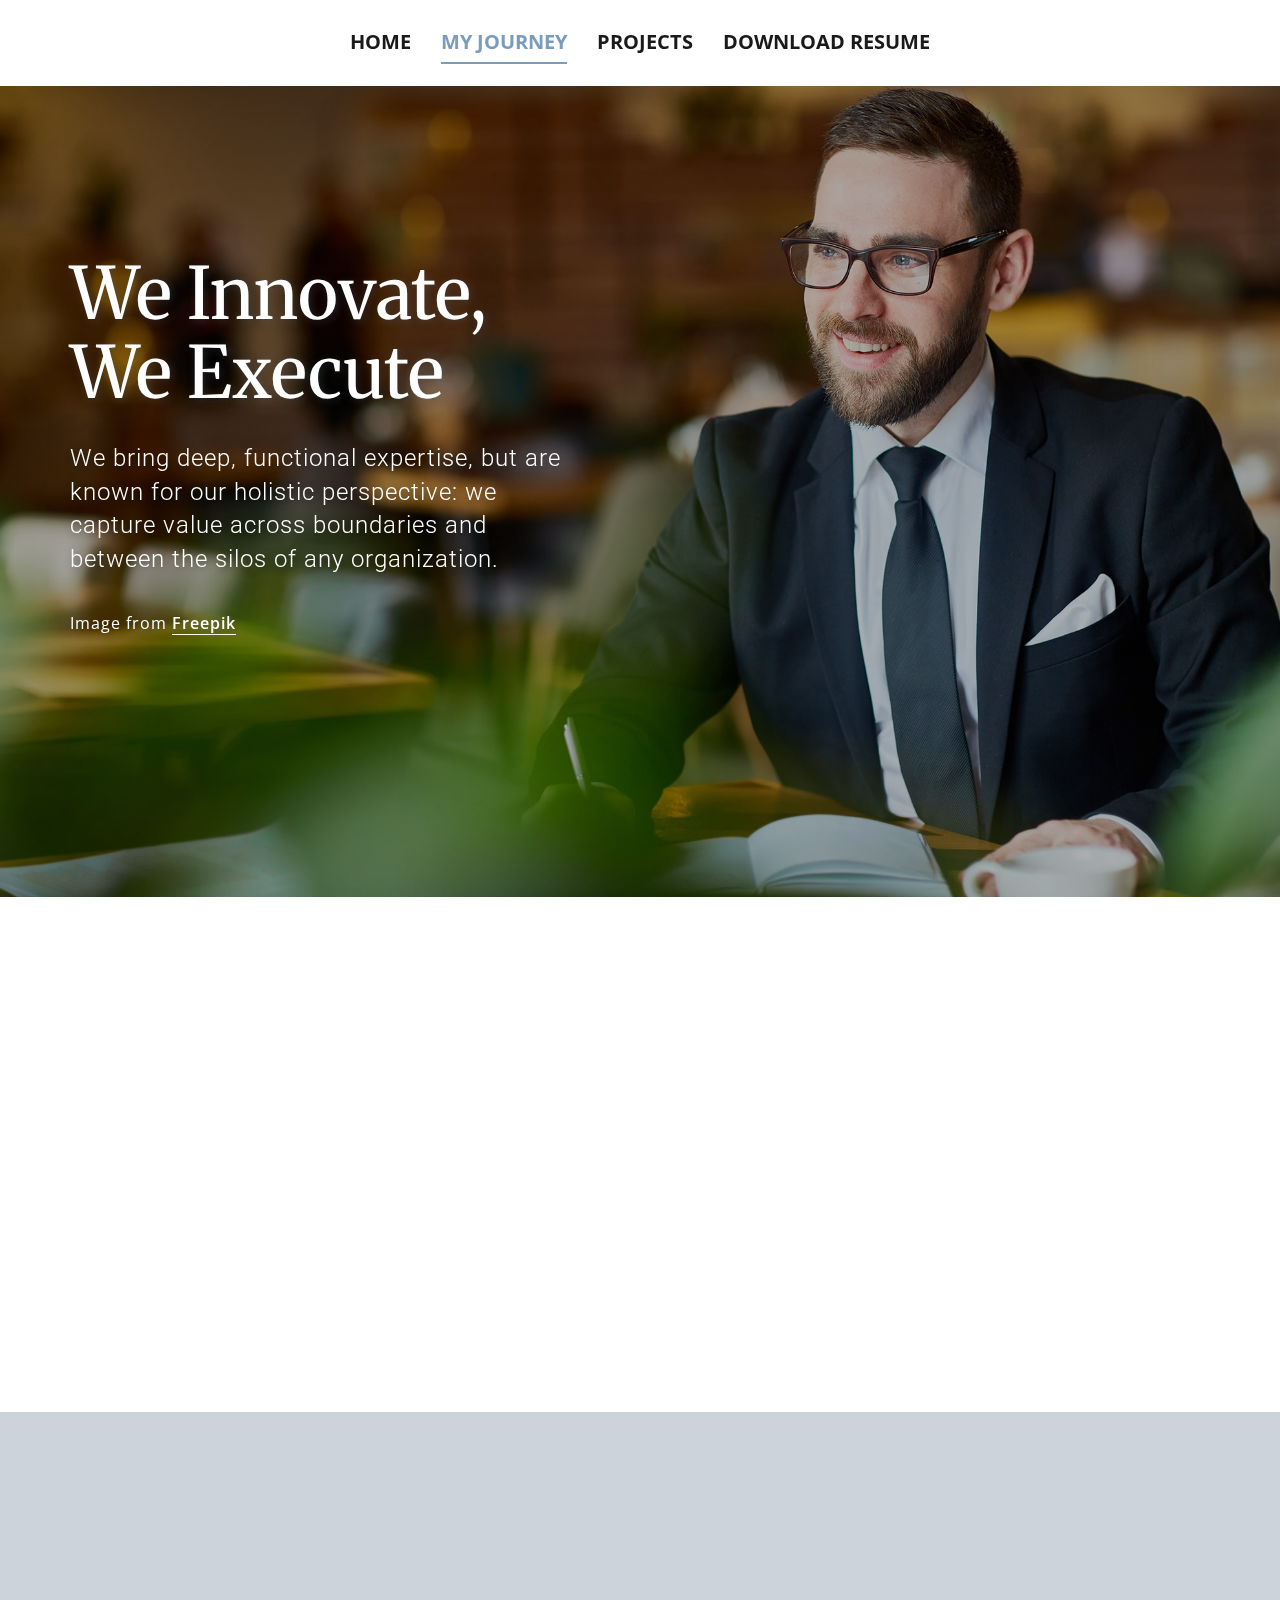
<file: Journey.html>
<!DOCTYPE html>
<html style="font-size: 16px;" lang="en"><head>
    <meta name="viewport" content="width=device-width, initial-scale=1.0">
    <meta charset="utf-8">
    <meta name="keywords" content="We Innovate,We Execute, September 2024 - Now, September 2024 - Now, September 2024 - Now, September 2024 - Now, September 2024 - Now, September 2024 - Now, September 2024 - Now">
    <meta name="description" content="">
    <title>Journey</title>
    <link rel="stylesheet" href="nicepage.css" media="screen">
<link rel="stylesheet" href="Journey.css" media="screen">
    <script class="u-script" type="text/javascript" src="jquery.js" defer=""></script>
    <script class="u-script" type="text/javascript" src="nicepage.js" defer=""></script>
    <meta name="generator" content="Nicepage 8.1.15, nicepage.com">
    
    
    
    
    
    
    
    
    
    
    
    <link id="u-page-google-font" rel="stylesheet" href="https://fonts.googleapis.com/css2?display=swap&amp;family=Merriweather:ital,wght@0,300;0,400;0,500;0,600;0,700;0,800;0,900;1,300;1,400;1,500;1,600;1,700;1,800;1,900&amp;family=Open+Sans:ital,wght@0,300;0,400;0,500;0,600;0,700;0,800;1,300;1,400;1,500;1,600;1,700;1,800&amp;family=Roboto:ital,wght@0,100;0,200;0,300;0,400;0,500;0,600;0,700;0,800;0,900;1,100;1,200;1,300;1,400;1,500;1,600;1,700;1,800;1,900">
    <script type="application/ld+json">{
		"@context": "http://schema.org",
		"@type": "Organization",
		"name": ""
}</script>
    <meta name="theme-color" content="#7a9cbd">
    <meta property="og:title" content="Journey">
    <meta property="og:type" content="website">
  <meta data-intl-tel-input-cdn-path="intlTelInput/"></head>
  <body data-path-to-root="./" data-include-products="false" class="u-body u-clearfix u-xl-mode" data-lang="en"><header class="u-clearfix u-header" id="sec-e252" data-animation-name="" data-animation-duration="0" data-animation-delay="0" data-animation-direction=""><div class="u-clearfix u-sheet u-sheet-1">
        <nav class="u-menu u-menu-one-level u-offcanvas u-menu-1" role="navigation" data-responsive-from="MD" data-custom-animation="{&quot;animation&quot;:{&quot;XXL&quot;:{&quot;steps&quot;:[],&quot;hidden&quot;:false,&quot;start&quot;:{&quot;at&quot;:&quot;bottom&quot;,&quot;off&quot;:0},&quot;end&quot;:{&quot;at&quot;:&quot;top&quot;,&quot;off&quot;:0}},&quot;XL&quot;:{&quot;steps&quot;:[{&quot;dist&quot;:0.5,&quot;skip&quot;:0,&quot;blur&quot;:0,&quot;sticky&quot;:false,&quot;fixed&quot;:true,&quot;mx&quot;:0,&quot;my&quot;:0,&quot;op&quot;:0,&quot;rot&quot;:0,&quot;sx&quot;:1,&quot;sy&quot;:1,&quot;bgy&quot;:0}],&quot;hidden&quot;:false,&quot;start&quot;:{&quot;at&quot;:&quot;middle&quot;,&quot;off&quot;:0},&quot;end&quot;:{&quot;at&quot;:&quot;top&quot;,&quot;off&quot;:0}},&quot;LG&quot;:{&quot;steps&quot;:[],&quot;hidden&quot;:false,&quot;start&quot;:{&quot;at&quot;:&quot;bottom&quot;,&quot;off&quot;:0},&quot;end&quot;:{&quot;at&quot;:&quot;top&quot;,&quot;off&quot;:0}},&quot;MD&quot;:{&quot;steps&quot;:[],&quot;hidden&quot;:false,&quot;start&quot;:{&quot;at&quot;:&quot;bottom&quot;,&quot;off&quot;:0},&quot;end&quot;:{&quot;at&quot;:&quot;top&quot;,&quot;off&quot;:0}},&quot;SM&quot;:{&quot;steps&quot;:[],&quot;hidden&quot;:true,&quot;start&quot;:{&quot;at&quot;:&quot;bottom&quot;,&quot;off&quot;:0},&quot;end&quot;:{&quot;at&quot;:&quot;top&quot;,&quot;off&quot;:0}},&quot;XS&quot;:{&quot;steps&quot;:[],&quot;hidden&quot;:true,&quot;start&quot;:{&quot;at&quot;:&quot;bottom&quot;,&quot;off&quot;:0},&quot;end&quot;:{&quot;at&quot;:&quot;top&quot;,&quot;off&quot;:0}}},&quot;container&quot;:&quot;&quot;}">
          <div class="menu-collapse" style="font-size: 1.25rem; letter-spacing: 0px; font-weight: 700; text-transform: uppercase;">
            <a class="u-button-style u-custom-active-border-color u-custom-active-color u-custom-border u-custom-border-color u-custom-borders u-custom-color u-custom-hover-border-color u-custom-hover-color u-custom-left-right-menu-spacing u-custom-padding-bottom u-custom-text-active-color u-custom-text-color u-custom-text-hover-color u-custom-text-shadow u-custom-text-shadow-blur u-custom-text-shadow-color u-custom-text-shadow-transparency u-custom-text-shadow-x u-custom-text-shadow-y u-custom-top-bottom-menu-spacing u-hamburger-link u-nav-link u-text-active-palette-1-base u-text-hover-palette-1-light-1" href="#" tabindex="-1" aria-label="Open menu" aria-controls="1c9c">
              <svg class="u-svg-link" viewBox="0 0 24 24"><use xlink:href="#menu-hamburger"></use></svg>
              <svg class="u-svg-content" version="1.1" id="menu-hamburger" viewBox="0 0 16 16" x="0px" y="0px" xmlns:xlink="http://www.w3.org/1999/xlink" xmlns="http://www.w3.org/2000/svg"><g><rect y="1" width="16" height="2"></rect><rect y="7" width="16" height="2"></rect><rect y="13" width="16" height="2"></rect>
</g></svg>
            </a>
          </div>
          <div class="u-custom-menu u-nav-container">
            <ul role="menubar" class="u-nav u-spacing-30 u-unstyled u-nav-1" data-animation-name="fadeIn" data-animation-duration="1000" data-animation-delay="0"><li role="none" class="u-nav-item"><a role="menuitem" class="u-border-2 u-border-active-palette-1-base u-border-hover-palette-1-base u-border-no-left u-border-no-right u-border-no-top u-button-style u-nav-link u-text-active-palette-1-base u-text-grey-90 u-text-hover-grey-90" href="./" style="padding: 10px 0px;">Home</a>
</li><li role="none" class="u-nav-item"><a role="menuitem" class="u-border-2 u-border-active-palette-1-base u-border-hover-palette-1-base u-border-no-left u-border-no-right u-border-no-top u-button-style u-nav-link u-text-active-palette-1-base u-text-grey-90 u-text-hover-grey-90" href="Journey.html" style="padding: 10px 0px;">My Journey</a>
</li><li role="none" class="u-nav-item"><a role="menuitem" class="u-border-2 u-border-active-palette-1-base u-border-hover-palette-1-base u-border-no-left u-border-no-right u-border-no-top u-button-style u-nav-link u-text-active-palette-1-base u-text-grey-90 u-text-hover-grey-90" href="Projects.html" style="padding: 10px 0px;">Projects</a>
</li><li role="none" class="u-nav-item"><a tabindex="-1" role="menuitem" class="u-border-2 u-border-active-palette-1-base u-border-hover-palette-1-base u-border-no-left u-border-no-right u-border-no-top u-button-style u-file-link u-nav-link u-text-active-palette-1-base u-text-grey-90 u-text-hover-grey-90" href="files/M.H.Najafi_July2025.pdf" style="padding: 10px 0px;">Download Resume</a>
</li></ul>
          </div>
          <div class="u-custom-menu u-nav-container-collapse" id="1c9c" role="region" aria-label="Menu panel">
            <div class="u-black u-container-style u-inner-container-layout u-opacity u-opacity-95 u-sidenav">
              <div class="u-inner-container-layout u-sidenav-overflow">
                <div class="u-menu-close" tabindex="-1" aria-label="Close menu"></div>
                <ul class="u-align-center u-nav u-popupmenu-items u-unstyled u-nav-2" role="menubar"><li role="none" class="u-nav-item"><a role="menuitem" class="u-button-style u-nav-link" href="./">Home</a>
</li><li role="none" class="u-nav-item"><a role="menuitem" class="u-button-style u-nav-link" href="Journey.html">My Journey</a>
</li><li role="none" class="u-nav-item"><a role="menuitem" class="u-button-style u-nav-link" href="Projects.html">Projects</a>
</li><li role="none" class="u-nav-item"><a tabindex="-1" role="menuitem" class="u-button-style u-file-link u-nav-link" href="files/M.H.Najafi_July2025.pdf">Download Resume</a>
</li></ul>
              </div>
            </div>
            <div class="u-black u-menu-overlay u-opacity u-opacity-70"></div>
          </div>
          <style class="menu-style">@media (max-width: 939px) {
                    [data-responsive-from="MD"] .u-nav-container {
                        display: none;
                    }
                    [data-responsive-from="MD"] .menu-collapse {
                        display: block;
                    }
                }</style>
        </nav>
      </div></header>
    <section class="u-align-center u-clearfix u-container-align-center u-container-align-left-lg u-container-align-left-xl u-image u-shading u-section-1" id="sec-c07b" data-image-width="1980" data-image-height="1320">
      <div class="u-clearfix u-sheet u-valign-middle-lg u-valign-middle-md u-valign-middle-sm u-valign-middle-xs u-sheet-1">
        <h1 class="u-align-left u-text u-text-1" data-animation-name="customAnimationIn" data-animation-duration="1500">We Innovate,<br>We Execute
        </h1>
        <h3 class="u-align-left u-text u-text-body-alt-color u-text-2" data-animation-name="customAnimationIn" data-animation-duration="1500" data-animation-delay="500"> We bring deep, functional expertise, but are known for our holistic perspective: we capture value across boundaries and between the silos of any organization. </h3>
        <p class="u-align-left u-text u-text-body-alt-color u-text-3" data-animation-name="customAnimationIn" data-animation-duration="1500" data-animation-delay="500">Image from <a href="https://fhttps://www.freepik.com/vectors/logo" class="u-active-none u-border-1 u-border-no-left u-border-no-right u-border-no-top u-border-white u-btn u-button-link u-button-style u-hover-none u-none u-text-body-alt-color u-btn-1" target="_blank">Freepik</a>
        </p>
      </div>
    </section>
    <section class="u-clearfix u-white u-section-2" id="sec-ee6f" data-image-width="2000" data-image-height="1333">
      <div class="u-clearfix u-sheet u-valign-bottom-lg u-valign-bottom-md u-valign-middle-sm u-valign-middle-xs u-sheet-1">
        <div class="data-layout-selected u-align-left u-clearfix u-expanded-width u-layout-wrap u-layout-wrap-1">
          <div class="u-layout">
            <div class="u-layout-row">
              <div class="u-container-style u-layout-cell u-size-30 u-layout-cell-1">
                <div class="u-container-layout u-valign-bottom-lg u-container-layout-1">
                  <h2 class="u-text u-text-palette-2-base u-text-1" data-animation-name="customAnimationIn" data-animation-duration="2000" data-animation-delay="0">September 2024 - Now<br>
                  </h2>
                  <h4 class="u-text u-text-2" data-animation-name="customAnimationIn" data-animation-duration="1000" data-animation-delay="0">Embedded Systems Engineer at:&nbsp;</h4>
                  <h4 class="u-text u-text-3" data-animation-name="customAnimationIn" data-animation-duration="1000" data-animation-delay="0">Naya</h4>
                </div>
              </div>
              <div class="u-container-style u-layout-cell u-size-30 u-layout-cell-2">
                <div class="u-container-layout u-valign-middle-lg u-valign-middle-md u-valign-middle-sm u-valign-middle-xs u-container-layout-2">
                  <div class="u-expanded-width-sm u-expanded-width-xs u-list u-list-1">
                    <div class="u-repeater u-repeater-1">
                      <div class="u-container-style u-list-item u-repeater-item u-list-item-1" data-animation-name="customAnimationIn" data-animation-duration="1000" data-animation-delay="0">
                        <div class="u-container-layout u-similar-container u-container-layout-3">
                          <h3 class="u-text u-text-default u-text-grey-15 u-text-4" data-animation-name="flipIn" data-animation-duration="2000" data-animation-delay="0" data-animation-direction="X">01</h3>
                          <h5 class="u-text u-text-default-lg u-text-default-md u-text-default-sm u-text-default-xl u-text-5"> Powder Peaks Adventure</h5>
                          <p class="u-text u-text-grey-40 u-text-6" data-custom-animation="{&quot;animation&quot;:{&quot;XXL&quot;:{&quot;steps&quot;:[],&quot;hidden&quot;:false,&quot;start&quot;:{&quot;at&quot;:&quot;bottom&quot;,&quot;off&quot;:0},&quot;end&quot;:{&quot;at&quot;:&quot;top&quot;,&quot;off&quot;:0}},&quot;XL&quot;:{&quot;steps&quot;:[{&quot;dist&quot;:0.5,&quot;skip&quot;:0,&quot;blur&quot;:0,&quot;sticky&quot;:true,&quot;fixed&quot;:false,&quot;mx&quot;:0,&quot;my&quot;:0,&quot;op&quot;:0,&quot;rot&quot;:0,&quot;sx&quot;:1,&quot;sy&quot;:1,&quot;bgy&quot;:0}],&quot;hidden&quot;:false,&quot;start&quot;:{&quot;at&quot;:&quot;middle&quot;,&quot;off&quot;:0},&quot;end&quot;:{&quot;at&quot;:&quot;top&quot;,&quot;off&quot;:0}},&quot;LG&quot;:{&quot;steps&quot;:[],&quot;hidden&quot;:false,&quot;start&quot;:{&quot;at&quot;:&quot;bottom&quot;,&quot;off&quot;:0},&quot;end&quot;:{&quot;at&quot;:&quot;top&quot;,&quot;off&quot;:0}},&quot;MD&quot;:{&quot;steps&quot;:[],&quot;hidden&quot;:false,&quot;start&quot;:{&quot;at&quot;:&quot;bottom&quot;,&quot;off&quot;:0},&quot;end&quot;:{&quot;at&quot;:&quot;top&quot;,&quot;off&quot;:0}},&quot;SM&quot;:{&quot;steps&quot;:[],&quot;hidden&quot;:true,&quot;start&quot;:{&quot;at&quot;:&quot;bottom&quot;,&quot;off&quot;:0},&quot;end&quot;:{&quot;at&quot;:&quot;top&quot;,&quot;off&quot;:0}},&quot;XS&quot;:{&quot;steps&quot;:[],&quot;hidden&quot;:true,&quot;start&quot;:{&quot;at&quot;:&quot;bottom&quot;,&quot;off&quot;:0},&quot;end&quot;:{&quot;at&quot;:&quot;top&quot;,&quot;off&quot;:0}}},&quot;container&quot;:&quot;&quot;}"> Lorem ipsum dolor sit amet, consetetur sadipscing elitr, sed diam nonumy eirmod tempor invidunt ut labore et dolore magna aliquyam erat, sed diam voluptua</p>
                        </div>
                      </div>
                      <div class="u-container-style u-list-item u-repeater-item u-list-item-2" data-animation-name="customAnimationIn" data-animation-duration="1000" data-animation-delay="0">
                        <div class="u-container-layout u-similar-container u-container-layout-4">
                          <h3 class="u-text u-text-default u-text-grey-15 u-text-7" data-animation-name="flipIn" data-animation-duration="2000" data-animation-delay="0" data-animation-direction="X">02</h3>
                          <h5 class="u-text u-text-default-lg u-text-default-md u-text-default-sm u-text-default-xl u-text-8"> Snowy Slopes Escape</h5>
                          <p class="u-text u-text-grey-40 u-text-9" data-custom-animation="{&quot;animation&quot;:{&quot;XXL&quot;:{&quot;steps&quot;:[],&quot;hidden&quot;:false,&quot;start&quot;:{&quot;at&quot;:&quot;bottom&quot;,&quot;off&quot;:0},&quot;end&quot;:{&quot;at&quot;:&quot;top&quot;,&quot;off&quot;:0}},&quot;XL&quot;:{&quot;steps&quot;:[{&quot;dist&quot;:0.5,&quot;skip&quot;:0,&quot;blur&quot;:0,&quot;sticky&quot;:true,&quot;fixed&quot;:false,&quot;mx&quot;:0,&quot;my&quot;:0,&quot;op&quot;:0,&quot;rot&quot;:0,&quot;sx&quot;:1,&quot;sy&quot;:1,&quot;bgy&quot;:0}],&quot;hidden&quot;:false,&quot;start&quot;:{&quot;at&quot;:&quot;middle&quot;,&quot;off&quot;:0},&quot;end&quot;:{&quot;at&quot;:&quot;top&quot;,&quot;off&quot;:0}},&quot;LG&quot;:{&quot;steps&quot;:[],&quot;hidden&quot;:false,&quot;start&quot;:{&quot;at&quot;:&quot;bottom&quot;,&quot;off&quot;:0},&quot;end&quot;:{&quot;at&quot;:&quot;top&quot;,&quot;off&quot;:0}},&quot;MD&quot;:{&quot;steps&quot;:[],&quot;hidden&quot;:false,&quot;start&quot;:{&quot;at&quot;:&quot;bottom&quot;,&quot;off&quot;:0},&quot;end&quot;:{&quot;at&quot;:&quot;top&quot;,&quot;off&quot;:0}},&quot;SM&quot;:{&quot;steps&quot;:[],&quot;hidden&quot;:true,&quot;start&quot;:{&quot;at&quot;:&quot;bottom&quot;,&quot;off&quot;:0},&quot;end&quot;:{&quot;at&quot;:&quot;top&quot;,&quot;off&quot;:0}},&quot;XS&quot;:{&quot;steps&quot;:[],&quot;hidden&quot;:true,&quot;start&quot;:{&quot;at&quot;:&quot;bottom&quot;,&quot;off&quot;:0},&quot;end&quot;:{&quot;at&quot;:&quot;top&quot;,&quot;off&quot;:0}}},&quot;container&quot;:&quot;&quot;}"> Lorem ipsum dolor sit amet, consetetur sadipscing elitr, sed diam nonumy eirmod tempor invidunt ut labore et dolore magna aliquyam erat, sed diam voluptua</p>
                        </div>
                      </div>
                    </div>
                  </div>
                </div>
              </div>
            </div>
          </div>
        </div>
        <div class="u-border-8 u-border-grey-dark-1 u-line u-line-horizontal u-line-1" data-animation-name="lightSpeedIn" data-animation-duration="1000" data-animation-delay="0" data-animation-direction=""></div>
      </div>
    </section>
    <section class="u-clearfix u-palette-5-light-1 u-section-3" id="sec-5a1a" data-image-width="2000" data-image-height="1333">
      <div class="u-clearfix u-sheet u-valign-bottom-lg u-valign-bottom-md u-valign-middle-sm u-valign-middle-xs u-sheet-1">
        <div class="data-layout-selected u-align-left u-clearfix u-expanded-width u-layout-wrap u-layout-wrap-1">
          <div class="u-layout">
            <div class="u-layout-row">
              <div class="u-container-style u-layout-cell u-size-30 u-layout-cell-1">
                <div class="u-container-layout u-valign-bottom-lg u-container-layout-1">
                  <h2 class="u-text u-text-palette-2-base u-text-1" data-animation-name="customAnimationIn" data-animation-duration="2000" data-animation-delay="0">September 2024 - Now<br>
                  </h2>
                  <h4 class="u-text u-text-2" data-animation-name="customAnimationIn" data-animation-duration="1000" data-animation-delay="0">Embedded Systems Engineer at:&nbsp;</h4>
                  <h4 class="u-text u-text-3" data-animation-name="customAnimationIn" data-animation-duration="1000" data-animation-delay="0">Naya</h4>
                </div>
              </div>
              <div class="u-container-style u-layout-cell u-size-30 u-layout-cell-2">
                <div class="u-container-layout u-valign-middle-lg u-valign-middle-md u-valign-middle-sm u-valign-middle-xs u-container-layout-2">
                  <div class="u-expanded-width-sm u-expanded-width-xs u-list u-list-1">
                    <div class="u-repeater u-repeater-1">
                      <div class="u-container-style u-list-item u-repeater-item u-list-item-1" data-animation-name="customAnimationIn" data-animation-duration="1000" data-animation-delay="0">
                        <div class="u-container-layout u-similar-container u-container-layout-3">
                          <h3 class="u-text u-text-default u-text-grey-15 u-text-4" data-animation-name="flipIn" data-animation-duration="2000" data-animation-delay="0" data-animation-direction="X">01</h3>
                          <h5 class="u-text u-text-default-lg u-text-default-md u-text-default-sm u-text-default-xl u-text-5"> Powder Peaks Adventure</h5>
                          <p class="u-text u-text-grey-40 u-text-6" data-custom-animation="{&quot;animation&quot;:{&quot;XXL&quot;:{&quot;steps&quot;:[],&quot;hidden&quot;:false,&quot;start&quot;:{&quot;at&quot;:&quot;bottom&quot;,&quot;off&quot;:0},&quot;end&quot;:{&quot;at&quot;:&quot;top&quot;,&quot;off&quot;:0}},&quot;XL&quot;:{&quot;steps&quot;:[{&quot;dist&quot;:0.5,&quot;skip&quot;:0,&quot;blur&quot;:0,&quot;sticky&quot;:true,&quot;fixed&quot;:false,&quot;mx&quot;:0,&quot;my&quot;:0,&quot;op&quot;:0,&quot;rot&quot;:0,&quot;sx&quot;:1,&quot;sy&quot;:1,&quot;bgy&quot;:0}],&quot;hidden&quot;:false,&quot;start&quot;:{&quot;at&quot;:&quot;middle&quot;,&quot;off&quot;:0},&quot;end&quot;:{&quot;at&quot;:&quot;top&quot;,&quot;off&quot;:0}},&quot;LG&quot;:{&quot;steps&quot;:[],&quot;hidden&quot;:false,&quot;start&quot;:{&quot;at&quot;:&quot;bottom&quot;,&quot;off&quot;:0},&quot;end&quot;:{&quot;at&quot;:&quot;top&quot;,&quot;off&quot;:0}},&quot;MD&quot;:{&quot;steps&quot;:[],&quot;hidden&quot;:false,&quot;start&quot;:{&quot;at&quot;:&quot;bottom&quot;,&quot;off&quot;:0},&quot;end&quot;:{&quot;at&quot;:&quot;top&quot;,&quot;off&quot;:0}},&quot;SM&quot;:{&quot;steps&quot;:[],&quot;hidden&quot;:true,&quot;start&quot;:{&quot;at&quot;:&quot;bottom&quot;,&quot;off&quot;:0},&quot;end&quot;:{&quot;at&quot;:&quot;top&quot;,&quot;off&quot;:0}},&quot;XS&quot;:{&quot;steps&quot;:[],&quot;hidden&quot;:true,&quot;start&quot;:{&quot;at&quot;:&quot;bottom&quot;,&quot;off&quot;:0},&quot;end&quot;:{&quot;at&quot;:&quot;top&quot;,&quot;off&quot;:0}}},&quot;container&quot;:&quot;&quot;}"> Lorem ipsum dolor sit amet, consetetur sadipscing elitr, sed diam nonumy eirmod tempor invidunt ut labore et dolore magna aliquyam erat, sed diam voluptua</p>
                        </div>
                      </div>
                      <div class="u-container-style u-list-item u-repeater-item u-list-item-2" data-animation-name="customAnimationIn" data-animation-duration="1000" data-animation-delay="0">
                        <div class="u-container-layout u-similar-container u-container-layout-4">
                          <h3 class="u-text u-text-default u-text-grey-15 u-text-7" data-animation-name="flipIn" data-animation-duration="2000" data-animation-delay="0" data-animation-direction="X">02</h3>
                          <h5 class="u-text u-text-default-lg u-text-default-md u-text-default-sm u-text-default-xl u-text-8"> Snowy Slopes Escape</h5>
                          <p class="u-text u-text-grey-40 u-text-9" data-custom-animation="{&quot;animation&quot;:{&quot;XXL&quot;:{&quot;steps&quot;:[],&quot;hidden&quot;:false,&quot;start&quot;:{&quot;at&quot;:&quot;bottom&quot;,&quot;off&quot;:0},&quot;end&quot;:{&quot;at&quot;:&quot;top&quot;,&quot;off&quot;:0}},&quot;XL&quot;:{&quot;steps&quot;:[{&quot;dist&quot;:0.5,&quot;skip&quot;:0,&quot;blur&quot;:0,&quot;sticky&quot;:true,&quot;fixed&quot;:false,&quot;mx&quot;:0,&quot;my&quot;:0,&quot;op&quot;:0,&quot;rot&quot;:0,&quot;sx&quot;:1,&quot;sy&quot;:1,&quot;bgy&quot;:0}],&quot;hidden&quot;:false,&quot;start&quot;:{&quot;at&quot;:&quot;middle&quot;,&quot;off&quot;:0},&quot;end&quot;:{&quot;at&quot;:&quot;top&quot;,&quot;off&quot;:0}},&quot;LG&quot;:{&quot;steps&quot;:[],&quot;hidden&quot;:false,&quot;start&quot;:{&quot;at&quot;:&quot;bottom&quot;,&quot;off&quot;:0},&quot;end&quot;:{&quot;at&quot;:&quot;top&quot;,&quot;off&quot;:0}},&quot;MD&quot;:{&quot;steps&quot;:[],&quot;hidden&quot;:false,&quot;start&quot;:{&quot;at&quot;:&quot;bottom&quot;,&quot;off&quot;:0},&quot;end&quot;:{&quot;at&quot;:&quot;top&quot;,&quot;off&quot;:0}},&quot;SM&quot;:{&quot;steps&quot;:[],&quot;hidden&quot;:true,&quot;start&quot;:{&quot;at&quot;:&quot;bottom&quot;,&quot;off&quot;:0},&quot;end&quot;:{&quot;at&quot;:&quot;top&quot;,&quot;off&quot;:0}},&quot;XS&quot;:{&quot;steps&quot;:[],&quot;hidden&quot;:true,&quot;start&quot;:{&quot;at&quot;:&quot;bottom&quot;,&quot;off&quot;:0},&quot;end&quot;:{&quot;at&quot;:&quot;top&quot;,&quot;off&quot;:0}}},&quot;container&quot;:&quot;&quot;}"> Lorem ipsum dolor sit amet, consetetur sadipscing elitr, sed diam nonumy eirmod tempor invidunt ut labore et dolore magna aliquyam erat, sed diam voluptua</p>
                        </div>
                      </div>
                    </div>
                  </div>
                </div>
              </div>
            </div>
          </div>
        </div>
        <div class="u-border-8 u-border-grey-dark-1 u-line u-line-horizontal u-line-1" data-animation-name="lightSpeedIn" data-animation-duration="1000" data-animation-delay="0" data-animation-direction=""></div>
      </div>
    </section>
    <section class="u-clearfix u-white u-section-4" id="sec-243a" data-image-width="2000" data-image-height="1333">
      <div class="u-clearfix u-sheet u-valign-bottom-lg u-valign-bottom-md u-valign-middle-sm u-valign-middle-xs u-sheet-1">
        <div class="data-layout-selected u-align-left u-clearfix u-expanded-width u-layout-wrap u-layout-wrap-1">
          <div class="u-layout">
            <div class="u-layout-row">
              <div class="u-container-style u-layout-cell u-size-30 u-layout-cell-1">
                <div class="u-container-layout u-valign-bottom-lg u-container-layout-1">
                  <h2 class="u-text u-text-palette-2-base u-text-1" data-animation-name="customAnimationIn" data-animation-duration="2000" data-animation-delay="0">September 2024 - Now<br>
                  </h2>
                  <h4 class="u-text u-text-2" data-animation-name="customAnimationIn" data-animation-duration="1000" data-animation-delay="0">Embedded Systems Engineer at:&nbsp;</h4>
                  <h4 class="u-text u-text-3" data-animation-name="customAnimationIn" data-animation-duration="1000" data-animation-delay="0">Naya</h4>
                </div>
              </div>
              <div class="u-container-style u-layout-cell u-size-30 u-layout-cell-2">
                <div class="u-container-layout u-valign-middle-lg u-valign-middle-md u-valign-middle-sm u-valign-middle-xs u-container-layout-2">
                  <div class="u-expanded-width-sm u-expanded-width-xs u-list u-list-1">
                    <div class="u-repeater u-repeater-1">
                      <div class="u-container-style u-list-item u-repeater-item u-list-item-1" data-animation-name="customAnimationIn" data-animation-duration="1000" data-animation-delay="0">
                        <div class="u-container-layout u-similar-container u-container-layout-3">
                          <h3 class="u-text u-text-default u-text-grey-15 u-text-4" data-animation-name="flipIn" data-animation-duration="2000" data-animation-delay="0" data-animation-direction="X">01</h3>
                          <h5 class="u-text u-text-default-lg u-text-default-md u-text-default-sm u-text-default-xl u-text-5"> Powder Peaks Adventure</h5>
                          <p class="u-text u-text-grey-40 u-text-6" data-custom-animation="{&quot;animation&quot;:{&quot;XXL&quot;:{&quot;steps&quot;:[],&quot;hidden&quot;:false,&quot;start&quot;:{&quot;at&quot;:&quot;bottom&quot;,&quot;off&quot;:0},&quot;end&quot;:{&quot;at&quot;:&quot;top&quot;,&quot;off&quot;:0}},&quot;XL&quot;:{&quot;steps&quot;:[{&quot;dist&quot;:0.5,&quot;skip&quot;:0,&quot;blur&quot;:0,&quot;sticky&quot;:true,&quot;fixed&quot;:false,&quot;mx&quot;:0,&quot;my&quot;:0,&quot;op&quot;:0,&quot;rot&quot;:0,&quot;sx&quot;:1,&quot;sy&quot;:1,&quot;bgy&quot;:0}],&quot;hidden&quot;:false,&quot;start&quot;:{&quot;at&quot;:&quot;middle&quot;,&quot;off&quot;:0},&quot;end&quot;:{&quot;at&quot;:&quot;top&quot;,&quot;off&quot;:0}},&quot;LG&quot;:{&quot;steps&quot;:[],&quot;hidden&quot;:false,&quot;start&quot;:{&quot;at&quot;:&quot;bottom&quot;,&quot;off&quot;:0},&quot;end&quot;:{&quot;at&quot;:&quot;top&quot;,&quot;off&quot;:0}},&quot;MD&quot;:{&quot;steps&quot;:[],&quot;hidden&quot;:false,&quot;start&quot;:{&quot;at&quot;:&quot;bottom&quot;,&quot;off&quot;:0},&quot;end&quot;:{&quot;at&quot;:&quot;top&quot;,&quot;off&quot;:0}},&quot;SM&quot;:{&quot;steps&quot;:[],&quot;hidden&quot;:true,&quot;start&quot;:{&quot;at&quot;:&quot;bottom&quot;,&quot;off&quot;:0},&quot;end&quot;:{&quot;at&quot;:&quot;top&quot;,&quot;off&quot;:0}},&quot;XS&quot;:{&quot;steps&quot;:[],&quot;hidden&quot;:true,&quot;start&quot;:{&quot;at&quot;:&quot;bottom&quot;,&quot;off&quot;:0},&quot;end&quot;:{&quot;at&quot;:&quot;top&quot;,&quot;off&quot;:0}}},&quot;container&quot;:&quot;&quot;}"> Lorem ipsum dolor sit amet, consetetur sadipscing elitr, sed diam nonumy eirmod tempor invidunt ut labore et dolore magna aliquyam erat, sed diam voluptua</p>
                        </div>
                      </div>
                      <div class="u-container-style u-list-item u-repeater-item u-list-item-2" data-animation-name="customAnimationIn" data-animation-duration="1000" data-animation-delay="0">
                        <div class="u-container-layout u-similar-container u-container-layout-4">
                          <h3 class="u-text u-text-default u-text-grey-15 u-text-7" data-animation-name="flipIn" data-animation-duration="2000" data-animation-delay="0" data-animation-direction="X">02</h3>
                          <h5 class="u-text u-text-default-lg u-text-default-md u-text-default-sm u-text-default-xl u-text-8"> Snowy Slopes Escape</h5>
                          <p class="u-text u-text-grey-40 u-text-9" data-custom-animation="{&quot;animation&quot;:{&quot;XXL&quot;:{&quot;steps&quot;:[],&quot;hidden&quot;:false,&quot;start&quot;:{&quot;at&quot;:&quot;bottom&quot;,&quot;off&quot;:0},&quot;end&quot;:{&quot;at&quot;:&quot;top&quot;,&quot;off&quot;:0}},&quot;XL&quot;:{&quot;steps&quot;:[{&quot;dist&quot;:0.5,&quot;skip&quot;:0,&quot;blur&quot;:0,&quot;sticky&quot;:true,&quot;fixed&quot;:false,&quot;mx&quot;:0,&quot;my&quot;:0,&quot;op&quot;:0,&quot;rot&quot;:0,&quot;sx&quot;:1,&quot;sy&quot;:1,&quot;bgy&quot;:0}],&quot;hidden&quot;:false,&quot;start&quot;:{&quot;at&quot;:&quot;middle&quot;,&quot;off&quot;:0},&quot;end&quot;:{&quot;at&quot;:&quot;top&quot;,&quot;off&quot;:0}},&quot;LG&quot;:{&quot;steps&quot;:[],&quot;hidden&quot;:false,&quot;start&quot;:{&quot;at&quot;:&quot;bottom&quot;,&quot;off&quot;:0},&quot;end&quot;:{&quot;at&quot;:&quot;top&quot;,&quot;off&quot;:0}},&quot;MD&quot;:{&quot;steps&quot;:[],&quot;hidden&quot;:false,&quot;start&quot;:{&quot;at&quot;:&quot;bottom&quot;,&quot;off&quot;:0},&quot;end&quot;:{&quot;at&quot;:&quot;top&quot;,&quot;off&quot;:0}},&quot;SM&quot;:{&quot;steps&quot;:[],&quot;hidden&quot;:true,&quot;start&quot;:{&quot;at&quot;:&quot;bottom&quot;,&quot;off&quot;:0},&quot;end&quot;:{&quot;at&quot;:&quot;top&quot;,&quot;off&quot;:0}},&quot;XS&quot;:{&quot;steps&quot;:[],&quot;hidden&quot;:true,&quot;start&quot;:{&quot;at&quot;:&quot;bottom&quot;,&quot;off&quot;:0},&quot;end&quot;:{&quot;at&quot;:&quot;top&quot;,&quot;off&quot;:0}}},&quot;container&quot;:&quot;&quot;}"> Lorem ipsum dolor sit amet, consetetur sadipscing elitr, sed diam nonumy eirmod tempor invidunt ut labore et dolore magna aliquyam erat, sed diam voluptua</p>
                        </div>
                      </div>
                    </div>
                  </div>
                </div>
              </div>
            </div>
          </div>
        </div>
        <div class="u-border-8 u-border-grey-dark-1 u-line u-line-horizontal u-line-1" data-animation-name="lightSpeedIn" data-animation-duration="1000" data-animation-delay="0" data-animation-direction=""></div>
      </div>
    </section>
    <section class="u-clearfix u-palette-5-light-1 u-section-5" id="sec-697d" data-image-width="2000" data-image-height="1333">
      <div class="u-clearfix u-sheet u-valign-bottom-lg u-valign-bottom-md u-valign-middle-sm u-valign-middle-xs u-sheet-1">
        <div class="data-layout-selected u-align-left u-clearfix u-expanded-width u-layout-wrap u-layout-wrap-1">
          <div class="u-layout">
            <div class="u-layout-row">
              <div class="u-container-style u-layout-cell u-size-30 u-layout-cell-1">
                <div class="u-container-layout u-valign-bottom-lg u-container-layout-1">
                  <h2 class="u-text u-text-palette-2-base u-text-1" data-animation-name="customAnimationIn" data-animation-duration="2000" data-animation-delay="0">September 2024 - Now<br>
                  </h2>
                  <h4 class="u-text u-text-2" data-animation-name="customAnimationIn" data-animation-duration="1000" data-animation-delay="0">Embedded Systems Engineer at:&nbsp;</h4>
                  <h4 class="u-text u-text-3" data-animation-name="customAnimationIn" data-animation-duration="1000" data-animation-delay="0">Naya</h4>
                </div>
              </div>
              <div class="u-container-style u-layout-cell u-size-30 u-layout-cell-2">
                <div class="u-container-layout u-valign-middle-lg u-valign-middle-md u-valign-middle-sm u-valign-middle-xs u-container-layout-2">
                  <div class="u-expanded-width-sm u-expanded-width-xs u-list u-list-1">
                    <div class="u-repeater u-repeater-1">
                      <div class="u-container-style u-list-item u-repeater-item u-list-item-1" data-animation-name="customAnimationIn" data-animation-duration="1000" data-animation-delay="0">
                        <div class="u-container-layout u-similar-container u-container-layout-3">
                          <h3 class="u-text u-text-default u-text-grey-15 u-text-4" data-animation-name="flipIn" data-animation-duration="2000" data-animation-delay="0" data-animation-direction="X">01</h3>
                          <h5 class="u-text u-text-default-lg u-text-default-md u-text-default-sm u-text-default-xl u-text-5"> Powder Peaks Adventure</h5>
                          <p class="u-text u-text-grey-40 u-text-6" data-custom-animation="{&quot;animation&quot;:{&quot;XXL&quot;:{&quot;steps&quot;:[],&quot;hidden&quot;:false,&quot;start&quot;:{&quot;at&quot;:&quot;bottom&quot;,&quot;off&quot;:0},&quot;end&quot;:{&quot;at&quot;:&quot;top&quot;,&quot;off&quot;:0}},&quot;XL&quot;:{&quot;steps&quot;:[{&quot;dist&quot;:0.5,&quot;skip&quot;:0,&quot;blur&quot;:0,&quot;sticky&quot;:true,&quot;fixed&quot;:false,&quot;mx&quot;:0,&quot;my&quot;:0,&quot;op&quot;:0,&quot;rot&quot;:0,&quot;sx&quot;:1,&quot;sy&quot;:1,&quot;bgy&quot;:0}],&quot;hidden&quot;:false,&quot;start&quot;:{&quot;at&quot;:&quot;middle&quot;,&quot;off&quot;:0},&quot;end&quot;:{&quot;at&quot;:&quot;top&quot;,&quot;off&quot;:0}},&quot;LG&quot;:{&quot;steps&quot;:[],&quot;hidden&quot;:false,&quot;start&quot;:{&quot;at&quot;:&quot;bottom&quot;,&quot;off&quot;:0},&quot;end&quot;:{&quot;at&quot;:&quot;top&quot;,&quot;off&quot;:0}},&quot;MD&quot;:{&quot;steps&quot;:[],&quot;hidden&quot;:false,&quot;start&quot;:{&quot;at&quot;:&quot;bottom&quot;,&quot;off&quot;:0},&quot;end&quot;:{&quot;at&quot;:&quot;top&quot;,&quot;off&quot;:0}},&quot;SM&quot;:{&quot;steps&quot;:[],&quot;hidden&quot;:true,&quot;start&quot;:{&quot;at&quot;:&quot;bottom&quot;,&quot;off&quot;:0},&quot;end&quot;:{&quot;at&quot;:&quot;top&quot;,&quot;off&quot;:0}},&quot;XS&quot;:{&quot;steps&quot;:[],&quot;hidden&quot;:true,&quot;start&quot;:{&quot;at&quot;:&quot;bottom&quot;,&quot;off&quot;:0},&quot;end&quot;:{&quot;at&quot;:&quot;top&quot;,&quot;off&quot;:0}}},&quot;container&quot;:&quot;&quot;}"> Lorem ipsum dolor sit amet, consetetur sadipscing elitr, sed diam nonumy eirmod tempor invidunt ut labore et dolore magna aliquyam erat, sed diam voluptua</p>
                        </div>
                      </div>
                      <div class="u-container-style u-list-item u-repeater-item u-list-item-2" data-animation-name="customAnimationIn" data-animation-duration="1000" data-animation-delay="0">
                        <div class="u-container-layout u-similar-container u-container-layout-4">
                          <h3 class="u-text u-text-default u-text-grey-15 u-text-7" data-animation-name="flipIn" data-animation-duration="2000" data-animation-delay="0" data-animation-direction="X">02</h3>
                          <h5 class="u-text u-text-default-lg u-text-default-md u-text-default-sm u-text-default-xl u-text-8"> Snowy Slopes Escape</h5>
                          <p class="u-text u-text-grey-40 u-text-9" data-custom-animation="{&quot;animation&quot;:{&quot;XXL&quot;:{&quot;steps&quot;:[],&quot;hidden&quot;:false,&quot;start&quot;:{&quot;at&quot;:&quot;bottom&quot;,&quot;off&quot;:0},&quot;end&quot;:{&quot;at&quot;:&quot;top&quot;,&quot;off&quot;:0}},&quot;XL&quot;:{&quot;steps&quot;:[{&quot;dist&quot;:0.5,&quot;skip&quot;:0,&quot;blur&quot;:0,&quot;sticky&quot;:true,&quot;fixed&quot;:false,&quot;mx&quot;:0,&quot;my&quot;:0,&quot;op&quot;:0,&quot;rot&quot;:0,&quot;sx&quot;:1,&quot;sy&quot;:1,&quot;bgy&quot;:0}],&quot;hidden&quot;:false,&quot;start&quot;:{&quot;at&quot;:&quot;middle&quot;,&quot;off&quot;:0},&quot;end&quot;:{&quot;at&quot;:&quot;top&quot;,&quot;off&quot;:0}},&quot;LG&quot;:{&quot;steps&quot;:[],&quot;hidden&quot;:false,&quot;start&quot;:{&quot;at&quot;:&quot;bottom&quot;,&quot;off&quot;:0},&quot;end&quot;:{&quot;at&quot;:&quot;top&quot;,&quot;off&quot;:0}},&quot;MD&quot;:{&quot;steps&quot;:[],&quot;hidden&quot;:false,&quot;start&quot;:{&quot;at&quot;:&quot;bottom&quot;,&quot;off&quot;:0},&quot;end&quot;:{&quot;at&quot;:&quot;top&quot;,&quot;off&quot;:0}},&quot;SM&quot;:{&quot;steps&quot;:[],&quot;hidden&quot;:true,&quot;start&quot;:{&quot;at&quot;:&quot;bottom&quot;,&quot;off&quot;:0},&quot;end&quot;:{&quot;at&quot;:&quot;top&quot;,&quot;off&quot;:0}},&quot;XS&quot;:{&quot;steps&quot;:[],&quot;hidden&quot;:true,&quot;start&quot;:{&quot;at&quot;:&quot;bottom&quot;,&quot;off&quot;:0},&quot;end&quot;:{&quot;at&quot;:&quot;top&quot;,&quot;off&quot;:0}}},&quot;container&quot;:&quot;&quot;}"> Lorem ipsum dolor sit amet, consetetur sadipscing elitr, sed diam nonumy eirmod tempor invidunt ut labore et dolore magna aliquyam erat, sed diam voluptua</p>
                        </div>
                      </div>
                    </div>
                  </div>
                </div>
              </div>
            </div>
          </div>
        </div>
        <div class="u-border-8 u-border-grey-dark-1 u-line u-line-horizontal u-line-1" data-animation-name="lightSpeedIn" data-animation-duration="1000" data-animation-delay="0" data-animation-direction=""></div>
      </div>
    </section>
    <section class="u-clearfix u-white u-section-6" id="sec-7ae9" data-image-width="2000" data-image-height="1333">
      <div class="u-clearfix u-sheet u-valign-bottom-lg u-valign-bottom-md u-valign-middle-sm u-valign-middle-xs u-sheet-1">
        <div class="data-layout-selected u-align-left u-clearfix u-expanded-width u-layout-wrap u-layout-wrap-1">
          <div class="u-layout">
            <div class="u-layout-row">
              <div class="u-container-style u-layout-cell u-size-30 u-layout-cell-1">
                <div class="u-container-layout u-valign-bottom-lg u-container-layout-1">
                  <h2 class="u-text u-text-palette-2-base u-text-1" data-animation-name="customAnimationIn" data-animation-duration="2000" data-animation-delay="0">September 2024 - Now<br>
                  </h2>
                  <h4 class="u-text u-text-2" data-animation-name="customAnimationIn" data-animation-duration="1000" data-animation-delay="0">Embedded Systems Engineer at:&nbsp;</h4>
                  <h4 class="u-text u-text-3" data-animation-name="customAnimationIn" data-animation-duration="1000" data-animation-delay="0">Naya</h4>
                </div>
              </div>
              <div class="u-container-style u-layout-cell u-size-30 u-layout-cell-2">
                <div class="u-container-layout u-valign-middle-lg u-valign-middle-md u-valign-middle-sm u-valign-middle-xs u-container-layout-2">
                  <div class="u-expanded-width-sm u-expanded-width-xs u-list u-list-1">
                    <div class="u-repeater u-repeater-1">
                      <div class="u-container-style u-list-item u-repeater-item u-list-item-1" data-animation-name="customAnimationIn" data-animation-duration="1000" data-animation-delay="0">
                        <div class="u-container-layout u-similar-container u-container-layout-3">
                          <h3 class="u-text u-text-default u-text-grey-15 u-text-4" data-animation-name="flipIn" data-animation-duration="2000" data-animation-delay="0" data-animation-direction="X">01</h3>
                          <h5 class="u-text u-text-default-lg u-text-default-md u-text-default-sm u-text-default-xl u-text-5"> Powder Peaks Adventure</h5>
                          <p class="u-text u-text-grey-40 u-text-6" data-custom-animation="{&quot;animation&quot;:{&quot;XXL&quot;:{&quot;steps&quot;:[],&quot;hidden&quot;:false,&quot;start&quot;:{&quot;at&quot;:&quot;bottom&quot;,&quot;off&quot;:0},&quot;end&quot;:{&quot;at&quot;:&quot;top&quot;,&quot;off&quot;:0}},&quot;XL&quot;:{&quot;steps&quot;:[{&quot;dist&quot;:0.5,&quot;skip&quot;:0,&quot;blur&quot;:0,&quot;sticky&quot;:true,&quot;fixed&quot;:false,&quot;mx&quot;:0,&quot;my&quot;:0,&quot;op&quot;:0,&quot;rot&quot;:0,&quot;sx&quot;:1,&quot;sy&quot;:1,&quot;bgy&quot;:0}],&quot;hidden&quot;:false,&quot;start&quot;:{&quot;at&quot;:&quot;middle&quot;,&quot;off&quot;:0},&quot;end&quot;:{&quot;at&quot;:&quot;top&quot;,&quot;off&quot;:0}},&quot;LG&quot;:{&quot;steps&quot;:[],&quot;hidden&quot;:false,&quot;start&quot;:{&quot;at&quot;:&quot;bottom&quot;,&quot;off&quot;:0},&quot;end&quot;:{&quot;at&quot;:&quot;top&quot;,&quot;off&quot;:0}},&quot;MD&quot;:{&quot;steps&quot;:[],&quot;hidden&quot;:false,&quot;start&quot;:{&quot;at&quot;:&quot;bottom&quot;,&quot;off&quot;:0},&quot;end&quot;:{&quot;at&quot;:&quot;top&quot;,&quot;off&quot;:0}},&quot;SM&quot;:{&quot;steps&quot;:[],&quot;hidden&quot;:true,&quot;start&quot;:{&quot;at&quot;:&quot;bottom&quot;,&quot;off&quot;:0},&quot;end&quot;:{&quot;at&quot;:&quot;top&quot;,&quot;off&quot;:0}},&quot;XS&quot;:{&quot;steps&quot;:[],&quot;hidden&quot;:true,&quot;start&quot;:{&quot;at&quot;:&quot;bottom&quot;,&quot;off&quot;:0},&quot;end&quot;:{&quot;at&quot;:&quot;top&quot;,&quot;off&quot;:0}}},&quot;container&quot;:&quot;&quot;}"> Lorem ipsum dolor sit amet, consetetur sadipscing elitr, sed diam nonumy eirmod tempor invidunt ut labore et dolore magna aliquyam erat, sed diam voluptua</p>
                        </div>
                      </div>
                      <div class="u-container-style u-list-item u-repeater-item u-list-item-2" data-animation-name="customAnimationIn" data-animation-duration="1000" data-animation-delay="0">
                        <div class="u-container-layout u-similar-container u-container-layout-4">
                          <h3 class="u-text u-text-default u-text-grey-15 u-text-7" data-animation-name="flipIn" data-animation-duration="2000" data-animation-delay="0" data-animation-direction="X">02</h3>
                          <h5 class="u-text u-text-default-lg u-text-default-md u-text-default-sm u-text-default-xl u-text-8"> Snowy Slopes Escape</h5>
                          <p class="u-text u-text-grey-40 u-text-9" data-custom-animation="{&quot;animation&quot;:{&quot;XXL&quot;:{&quot;steps&quot;:[],&quot;hidden&quot;:false,&quot;start&quot;:{&quot;at&quot;:&quot;bottom&quot;,&quot;off&quot;:0},&quot;end&quot;:{&quot;at&quot;:&quot;top&quot;,&quot;off&quot;:0}},&quot;XL&quot;:{&quot;steps&quot;:[{&quot;dist&quot;:0.5,&quot;skip&quot;:0,&quot;blur&quot;:0,&quot;sticky&quot;:true,&quot;fixed&quot;:false,&quot;mx&quot;:0,&quot;my&quot;:0,&quot;op&quot;:0,&quot;rot&quot;:0,&quot;sx&quot;:1,&quot;sy&quot;:1,&quot;bgy&quot;:0}],&quot;hidden&quot;:false,&quot;start&quot;:{&quot;at&quot;:&quot;middle&quot;,&quot;off&quot;:0},&quot;end&quot;:{&quot;at&quot;:&quot;top&quot;,&quot;off&quot;:0}},&quot;LG&quot;:{&quot;steps&quot;:[],&quot;hidden&quot;:false,&quot;start&quot;:{&quot;at&quot;:&quot;bottom&quot;,&quot;off&quot;:0},&quot;end&quot;:{&quot;at&quot;:&quot;top&quot;,&quot;off&quot;:0}},&quot;MD&quot;:{&quot;steps&quot;:[],&quot;hidden&quot;:false,&quot;start&quot;:{&quot;at&quot;:&quot;bottom&quot;,&quot;off&quot;:0},&quot;end&quot;:{&quot;at&quot;:&quot;top&quot;,&quot;off&quot;:0}},&quot;SM&quot;:{&quot;steps&quot;:[],&quot;hidden&quot;:true,&quot;start&quot;:{&quot;at&quot;:&quot;bottom&quot;,&quot;off&quot;:0},&quot;end&quot;:{&quot;at&quot;:&quot;top&quot;,&quot;off&quot;:0}},&quot;XS&quot;:{&quot;steps&quot;:[],&quot;hidden&quot;:true,&quot;start&quot;:{&quot;at&quot;:&quot;bottom&quot;,&quot;off&quot;:0},&quot;end&quot;:{&quot;at&quot;:&quot;top&quot;,&quot;off&quot;:0}}},&quot;container&quot;:&quot;&quot;}"> Lorem ipsum dolor sit amet, consetetur sadipscing elitr, sed diam nonumy eirmod tempor invidunt ut labore et dolore magna aliquyam erat, sed diam voluptua</p>
                        </div>
                      </div>
                    </div>
                  </div>
                </div>
              </div>
            </div>
          </div>
        </div>
        <div class="u-border-8 u-border-grey-dark-1 u-line u-line-horizontal u-line-1" data-animation-name="lightSpeedIn" data-animation-duration="1000" data-animation-delay="0" data-animation-direction=""></div>
      </div>
    </section>
    <section class="u-clearfix u-palette-5-light-1 u-section-7" id="sec-bfbc" data-image-width="2000" data-image-height="1333">
      <div class="u-clearfix u-sheet u-valign-bottom-lg u-valign-bottom-md u-valign-middle-sm u-valign-middle-xs u-sheet-1">
        <div class="data-layout-selected u-align-left u-clearfix u-expanded-width u-layout-wrap u-layout-wrap-1">
          <div class="u-layout">
            <div class="u-layout-row">
              <div class="u-container-style u-layout-cell u-size-30 u-layout-cell-1">
                <div class="u-container-layout u-valign-bottom-lg u-container-layout-1">
                  <h2 class="u-text u-text-palette-2-base u-text-1" data-animation-name="customAnimationIn" data-animation-duration="2000" data-animation-delay="0">September 2024 - Now<br>
                  </h2>
                  <h4 class="u-text u-text-2" data-animation-name="customAnimationIn" data-animation-duration="1000" data-animation-delay="0">Embedded Systems Engineer at:&nbsp;</h4>
                  <h4 class="u-text u-text-3" data-animation-name="customAnimationIn" data-animation-duration="1000" data-animation-delay="0">Naya</h4>
                </div>
              </div>
              <div class="u-container-style u-layout-cell u-size-30 u-layout-cell-2">
                <div class="u-container-layout u-valign-middle-lg u-valign-middle-md u-valign-middle-sm u-valign-middle-xs u-container-layout-2">
                  <div class="u-expanded-width-sm u-expanded-width-xs u-list u-list-1">
                    <div class="u-repeater u-repeater-1">
                      <div class="u-container-style u-list-item u-repeater-item u-list-item-1" data-animation-name="customAnimationIn" data-animation-duration="1000" data-animation-delay="0">
                        <div class="u-container-layout u-similar-container u-container-layout-3">
                          <h3 class="u-text u-text-default u-text-grey-15 u-text-4" data-animation-name="flipIn" data-animation-duration="2000" data-animation-delay="0" data-animation-direction="X">01</h3>
                          <h5 class="u-text u-text-default-lg u-text-default-md u-text-default-sm u-text-default-xl u-text-5"> Powder Peaks Adventure</h5>
                          <p class="u-text u-text-grey-40 u-text-6" data-custom-animation="{&quot;animation&quot;:{&quot;XXL&quot;:{&quot;steps&quot;:[],&quot;hidden&quot;:false,&quot;start&quot;:{&quot;at&quot;:&quot;bottom&quot;,&quot;off&quot;:0},&quot;end&quot;:{&quot;at&quot;:&quot;top&quot;,&quot;off&quot;:0}},&quot;XL&quot;:{&quot;steps&quot;:[{&quot;dist&quot;:0.5,&quot;skip&quot;:0,&quot;blur&quot;:0,&quot;sticky&quot;:true,&quot;fixed&quot;:false,&quot;mx&quot;:0,&quot;my&quot;:0,&quot;op&quot;:0,&quot;rot&quot;:0,&quot;sx&quot;:1,&quot;sy&quot;:1,&quot;bgy&quot;:0}],&quot;hidden&quot;:false,&quot;start&quot;:{&quot;at&quot;:&quot;middle&quot;,&quot;off&quot;:0},&quot;end&quot;:{&quot;at&quot;:&quot;top&quot;,&quot;off&quot;:0}},&quot;LG&quot;:{&quot;steps&quot;:[],&quot;hidden&quot;:false,&quot;start&quot;:{&quot;at&quot;:&quot;bottom&quot;,&quot;off&quot;:0},&quot;end&quot;:{&quot;at&quot;:&quot;top&quot;,&quot;off&quot;:0}},&quot;MD&quot;:{&quot;steps&quot;:[],&quot;hidden&quot;:false,&quot;start&quot;:{&quot;at&quot;:&quot;bottom&quot;,&quot;off&quot;:0},&quot;end&quot;:{&quot;at&quot;:&quot;top&quot;,&quot;off&quot;:0}},&quot;SM&quot;:{&quot;steps&quot;:[],&quot;hidden&quot;:true,&quot;start&quot;:{&quot;at&quot;:&quot;bottom&quot;,&quot;off&quot;:0},&quot;end&quot;:{&quot;at&quot;:&quot;top&quot;,&quot;off&quot;:0}},&quot;XS&quot;:{&quot;steps&quot;:[],&quot;hidden&quot;:true,&quot;start&quot;:{&quot;at&quot;:&quot;bottom&quot;,&quot;off&quot;:0},&quot;end&quot;:{&quot;at&quot;:&quot;top&quot;,&quot;off&quot;:0}}},&quot;container&quot;:&quot;&quot;}"> Lorem ipsum dolor sit amet, consetetur sadipscing elitr, sed diam nonumy eirmod tempor invidunt ut labore et dolore magna aliquyam erat, sed diam voluptua</p>
                        </div>
                      </div>
                      <div class="u-container-style u-list-item u-repeater-item u-list-item-2" data-animation-name="customAnimationIn" data-animation-duration="1000" data-animation-delay="0">
                        <div class="u-container-layout u-similar-container u-container-layout-4">
                          <h3 class="u-text u-text-default u-text-grey-15 u-text-7" data-animation-name="flipIn" data-animation-duration="2000" data-animation-delay="0" data-animation-direction="X">02</h3>
                          <h5 class="u-text u-text-default-lg u-text-default-md u-text-default-sm u-text-default-xl u-text-8"> Snowy Slopes Escape</h5>
                          <p class="u-text u-text-grey-40 u-text-9" data-custom-animation="{&quot;animation&quot;:{&quot;XXL&quot;:{&quot;steps&quot;:[],&quot;hidden&quot;:false,&quot;start&quot;:{&quot;at&quot;:&quot;bottom&quot;,&quot;off&quot;:0},&quot;end&quot;:{&quot;at&quot;:&quot;top&quot;,&quot;off&quot;:0}},&quot;XL&quot;:{&quot;steps&quot;:[{&quot;dist&quot;:0.5,&quot;skip&quot;:0,&quot;blur&quot;:0,&quot;sticky&quot;:true,&quot;fixed&quot;:false,&quot;mx&quot;:0,&quot;my&quot;:0,&quot;op&quot;:0,&quot;rot&quot;:0,&quot;sx&quot;:1,&quot;sy&quot;:1,&quot;bgy&quot;:0}],&quot;hidden&quot;:false,&quot;start&quot;:{&quot;at&quot;:&quot;middle&quot;,&quot;off&quot;:0},&quot;end&quot;:{&quot;at&quot;:&quot;top&quot;,&quot;off&quot;:0}},&quot;LG&quot;:{&quot;steps&quot;:[],&quot;hidden&quot;:false,&quot;start&quot;:{&quot;at&quot;:&quot;bottom&quot;,&quot;off&quot;:0},&quot;end&quot;:{&quot;at&quot;:&quot;top&quot;,&quot;off&quot;:0}},&quot;MD&quot;:{&quot;steps&quot;:[],&quot;hidden&quot;:false,&quot;start&quot;:{&quot;at&quot;:&quot;bottom&quot;,&quot;off&quot;:0},&quot;end&quot;:{&quot;at&quot;:&quot;top&quot;,&quot;off&quot;:0}},&quot;SM&quot;:{&quot;steps&quot;:[],&quot;hidden&quot;:true,&quot;start&quot;:{&quot;at&quot;:&quot;bottom&quot;,&quot;off&quot;:0},&quot;end&quot;:{&quot;at&quot;:&quot;top&quot;,&quot;off&quot;:0}},&quot;XS&quot;:{&quot;steps&quot;:[],&quot;hidden&quot;:true,&quot;start&quot;:{&quot;at&quot;:&quot;bottom&quot;,&quot;off&quot;:0},&quot;end&quot;:{&quot;at&quot;:&quot;top&quot;,&quot;off&quot;:0}}},&quot;container&quot;:&quot;&quot;}"> Lorem ipsum dolor sit amet, consetetur sadipscing elitr, sed diam nonumy eirmod tempor invidunt ut labore et dolore magna aliquyam erat, sed diam voluptua</p>
                        </div>
                      </div>
                    </div>
                  </div>
                </div>
              </div>
            </div>
          </div>
        </div>
        <div class="u-border-8 u-border-grey-dark-1 u-line u-line-horizontal u-line-1" data-animation-name="lightSpeedIn" data-animation-duration="1000" data-animation-delay="0" data-animation-direction=""></div>
      </div>
    </section>
    <section class="u-clearfix u-white u-section-8" id="sec-4778" data-image-width="2000" data-image-height="1333">
      <div class="u-clearfix u-sheet u-valign-bottom-lg u-valign-bottom-md u-valign-middle-sm u-valign-middle-xs u-sheet-1">
        <div class="data-layout-selected u-align-left u-clearfix u-expanded-width u-layout-wrap u-layout-wrap-1">
          <div class="u-layout">
            <div class="u-layout-row">
              <div class="u-container-style u-layout-cell u-size-30 u-layout-cell-1">
                <div class="u-container-layout u-valign-bottom-lg u-container-layout-1">
                  <h2 class="u-text u-text-palette-2-base u-text-1" data-animation-name="customAnimationIn" data-animation-duration="2000" data-animation-delay="0">September 2024 - Now<br>
                  </h2>
                  <h4 class="u-text u-text-2" data-animation-name="customAnimationIn" data-animation-duration="1000" data-animation-delay="0">Embedded Systems Engineer at:&nbsp;</h4>
                  <h4 class="u-text u-text-3" data-animation-name="customAnimationIn" data-animation-duration="1000" data-animation-delay="0">Naya</h4>
                </div>
              </div>
              <div class="u-container-style u-layout-cell u-size-30 u-layout-cell-2">
                <div class="u-container-layout u-valign-middle-lg u-valign-middle-md u-valign-middle-sm u-valign-middle-xs u-container-layout-2">
                  <div class="u-expanded-width-sm u-expanded-width-xs u-list u-list-1">
                    <div class="u-repeater u-repeater-1">
                      <div class="u-container-style u-list-item u-repeater-item u-list-item-1" data-animation-name="customAnimationIn" data-animation-duration="1000" data-animation-delay="0">
                        <div class="u-container-layout u-similar-container u-container-layout-3">
                          <h3 class="u-text u-text-default u-text-grey-15 u-text-4" data-animation-name="flipIn" data-animation-duration="2000" data-animation-delay="0" data-animation-direction="X">01</h3>
                          <h5 class="u-text u-text-default-lg u-text-default-md u-text-default-sm u-text-default-xl u-text-5"> Powder Peaks Adventure</h5>
                          <p class="u-text u-text-grey-40 u-text-6" data-custom-animation="{&quot;animation&quot;:{&quot;XXL&quot;:{&quot;steps&quot;:[],&quot;hidden&quot;:false,&quot;start&quot;:{&quot;at&quot;:&quot;bottom&quot;,&quot;off&quot;:0},&quot;end&quot;:{&quot;at&quot;:&quot;top&quot;,&quot;off&quot;:0}},&quot;XL&quot;:{&quot;steps&quot;:[{&quot;dist&quot;:0.5,&quot;skip&quot;:0,&quot;blur&quot;:0,&quot;sticky&quot;:true,&quot;fixed&quot;:false,&quot;mx&quot;:0,&quot;my&quot;:0,&quot;op&quot;:0,&quot;rot&quot;:0,&quot;sx&quot;:1,&quot;sy&quot;:1,&quot;bgy&quot;:0}],&quot;hidden&quot;:false,&quot;start&quot;:{&quot;at&quot;:&quot;middle&quot;,&quot;off&quot;:0},&quot;end&quot;:{&quot;at&quot;:&quot;top&quot;,&quot;off&quot;:0}},&quot;LG&quot;:{&quot;steps&quot;:[],&quot;hidden&quot;:false,&quot;start&quot;:{&quot;at&quot;:&quot;bottom&quot;,&quot;off&quot;:0},&quot;end&quot;:{&quot;at&quot;:&quot;top&quot;,&quot;off&quot;:0}},&quot;MD&quot;:{&quot;steps&quot;:[],&quot;hidden&quot;:false,&quot;start&quot;:{&quot;at&quot;:&quot;bottom&quot;,&quot;off&quot;:0},&quot;end&quot;:{&quot;at&quot;:&quot;top&quot;,&quot;off&quot;:0}},&quot;SM&quot;:{&quot;steps&quot;:[],&quot;hidden&quot;:true,&quot;start&quot;:{&quot;at&quot;:&quot;bottom&quot;,&quot;off&quot;:0},&quot;end&quot;:{&quot;at&quot;:&quot;top&quot;,&quot;off&quot;:0}},&quot;XS&quot;:{&quot;steps&quot;:[],&quot;hidden&quot;:true,&quot;start&quot;:{&quot;at&quot;:&quot;bottom&quot;,&quot;off&quot;:0},&quot;end&quot;:{&quot;at&quot;:&quot;top&quot;,&quot;off&quot;:0}}},&quot;container&quot;:&quot;&quot;}"> Lorem ipsum dolor sit amet, consetetur sadipscing elitr, sed diam nonumy eirmod tempor invidunt ut labore et dolore magna aliquyam erat, sed diam voluptua</p>
                        </div>
                      </div>
                      <div class="u-container-style u-list-item u-repeater-item u-list-item-2" data-animation-name="customAnimationIn" data-animation-duration="1000" data-animation-delay="0">
                        <div class="u-container-layout u-similar-container u-container-layout-4">
                          <h3 class="u-text u-text-default u-text-grey-15 u-text-7" data-animation-name="flipIn" data-animation-duration="2000" data-animation-delay="0" data-animation-direction="X">02</h3>
                          <h5 class="u-text u-text-default-lg u-text-default-md u-text-default-sm u-text-default-xl u-text-8"> Snowy Slopes Escape</h5>
                          <p class="u-text u-text-grey-40 u-text-9" data-custom-animation="{&quot;animation&quot;:{&quot;XXL&quot;:{&quot;steps&quot;:[],&quot;hidden&quot;:false,&quot;start&quot;:{&quot;at&quot;:&quot;bottom&quot;,&quot;off&quot;:0},&quot;end&quot;:{&quot;at&quot;:&quot;top&quot;,&quot;off&quot;:0}},&quot;XL&quot;:{&quot;steps&quot;:[{&quot;dist&quot;:0.5,&quot;skip&quot;:0,&quot;blur&quot;:0,&quot;sticky&quot;:true,&quot;fixed&quot;:false,&quot;mx&quot;:0,&quot;my&quot;:0,&quot;op&quot;:0,&quot;rot&quot;:0,&quot;sx&quot;:1,&quot;sy&quot;:1,&quot;bgy&quot;:0}],&quot;hidden&quot;:false,&quot;start&quot;:{&quot;at&quot;:&quot;middle&quot;,&quot;off&quot;:0},&quot;end&quot;:{&quot;at&quot;:&quot;top&quot;,&quot;off&quot;:0}},&quot;LG&quot;:{&quot;steps&quot;:[],&quot;hidden&quot;:false,&quot;start&quot;:{&quot;at&quot;:&quot;bottom&quot;,&quot;off&quot;:0},&quot;end&quot;:{&quot;at&quot;:&quot;top&quot;,&quot;off&quot;:0}},&quot;MD&quot;:{&quot;steps&quot;:[],&quot;hidden&quot;:false,&quot;start&quot;:{&quot;at&quot;:&quot;bottom&quot;,&quot;off&quot;:0},&quot;end&quot;:{&quot;at&quot;:&quot;top&quot;,&quot;off&quot;:0}},&quot;SM&quot;:{&quot;steps&quot;:[],&quot;hidden&quot;:true,&quot;start&quot;:{&quot;at&quot;:&quot;bottom&quot;,&quot;off&quot;:0},&quot;end&quot;:{&quot;at&quot;:&quot;top&quot;,&quot;off&quot;:0}},&quot;XS&quot;:{&quot;steps&quot;:[],&quot;hidden&quot;:true,&quot;start&quot;:{&quot;at&quot;:&quot;bottom&quot;,&quot;off&quot;:0},&quot;end&quot;:{&quot;at&quot;:&quot;top&quot;,&quot;off&quot;:0}}},&quot;container&quot;:&quot;&quot;}"> Lorem ipsum dolor sit amet, consetetur sadipscing elitr, sed diam nonumy eirmod tempor invidunt ut labore et dolore magna aliquyam erat, sed diam voluptua</p>
                        </div>
                      </div>
                    </div>
                  </div>
                </div>
              </div>
            </div>
          </div>
        </div>
        <div class="u-border-8 u-border-grey-dark-1 u-line u-line-horizontal u-line-1" data-animation-name="lightSpeedIn" data-animation-duration="1000" data-animation-delay="0" data-animation-direction=""></div>
      </div>
    </section>
    
    
    
    
    <footer class="u-align-center u-clearfix u-container-align-center u-footer u-grey-80 u-footer" id="sec-ca11"><div class="u-clearfix u-sheet u-sheet-1"></div></footer>
    <section class="u-backlink u-clearfix u-grey-80"></section>
  
</body></html>
</file>
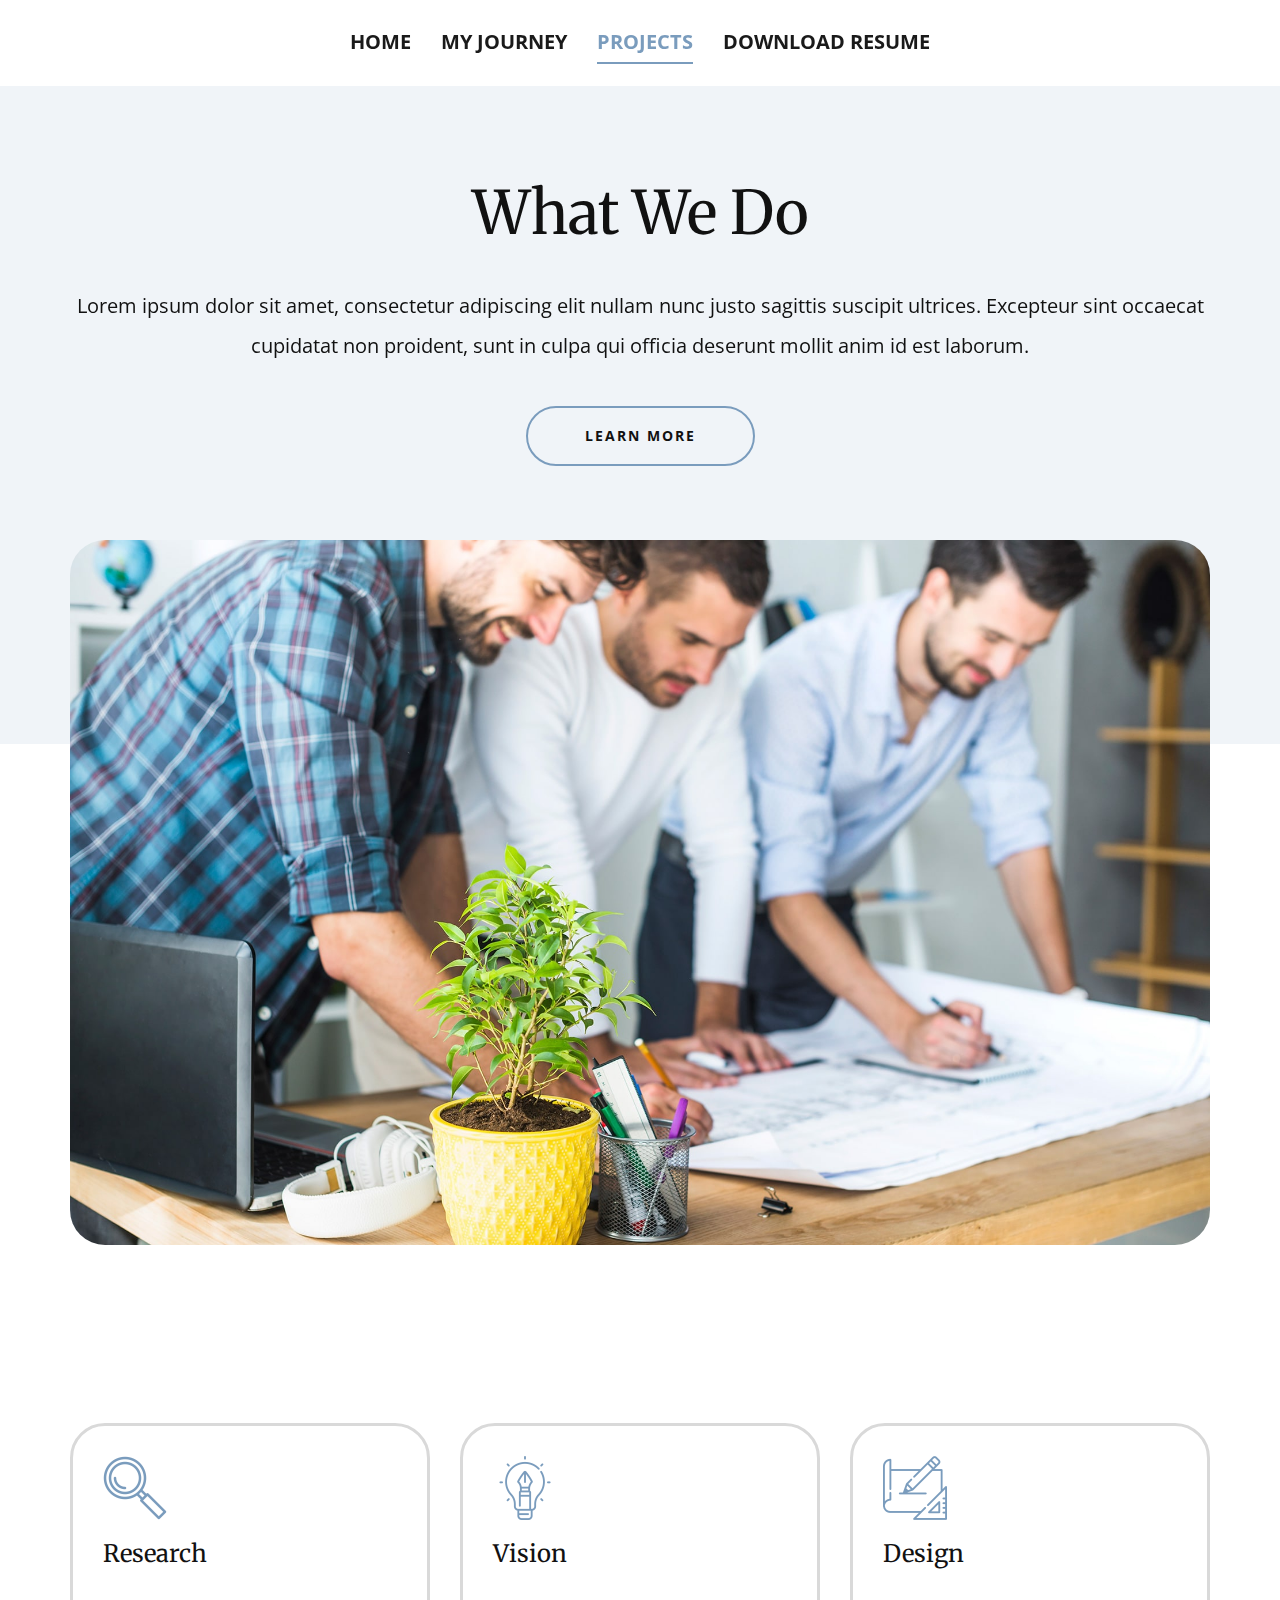
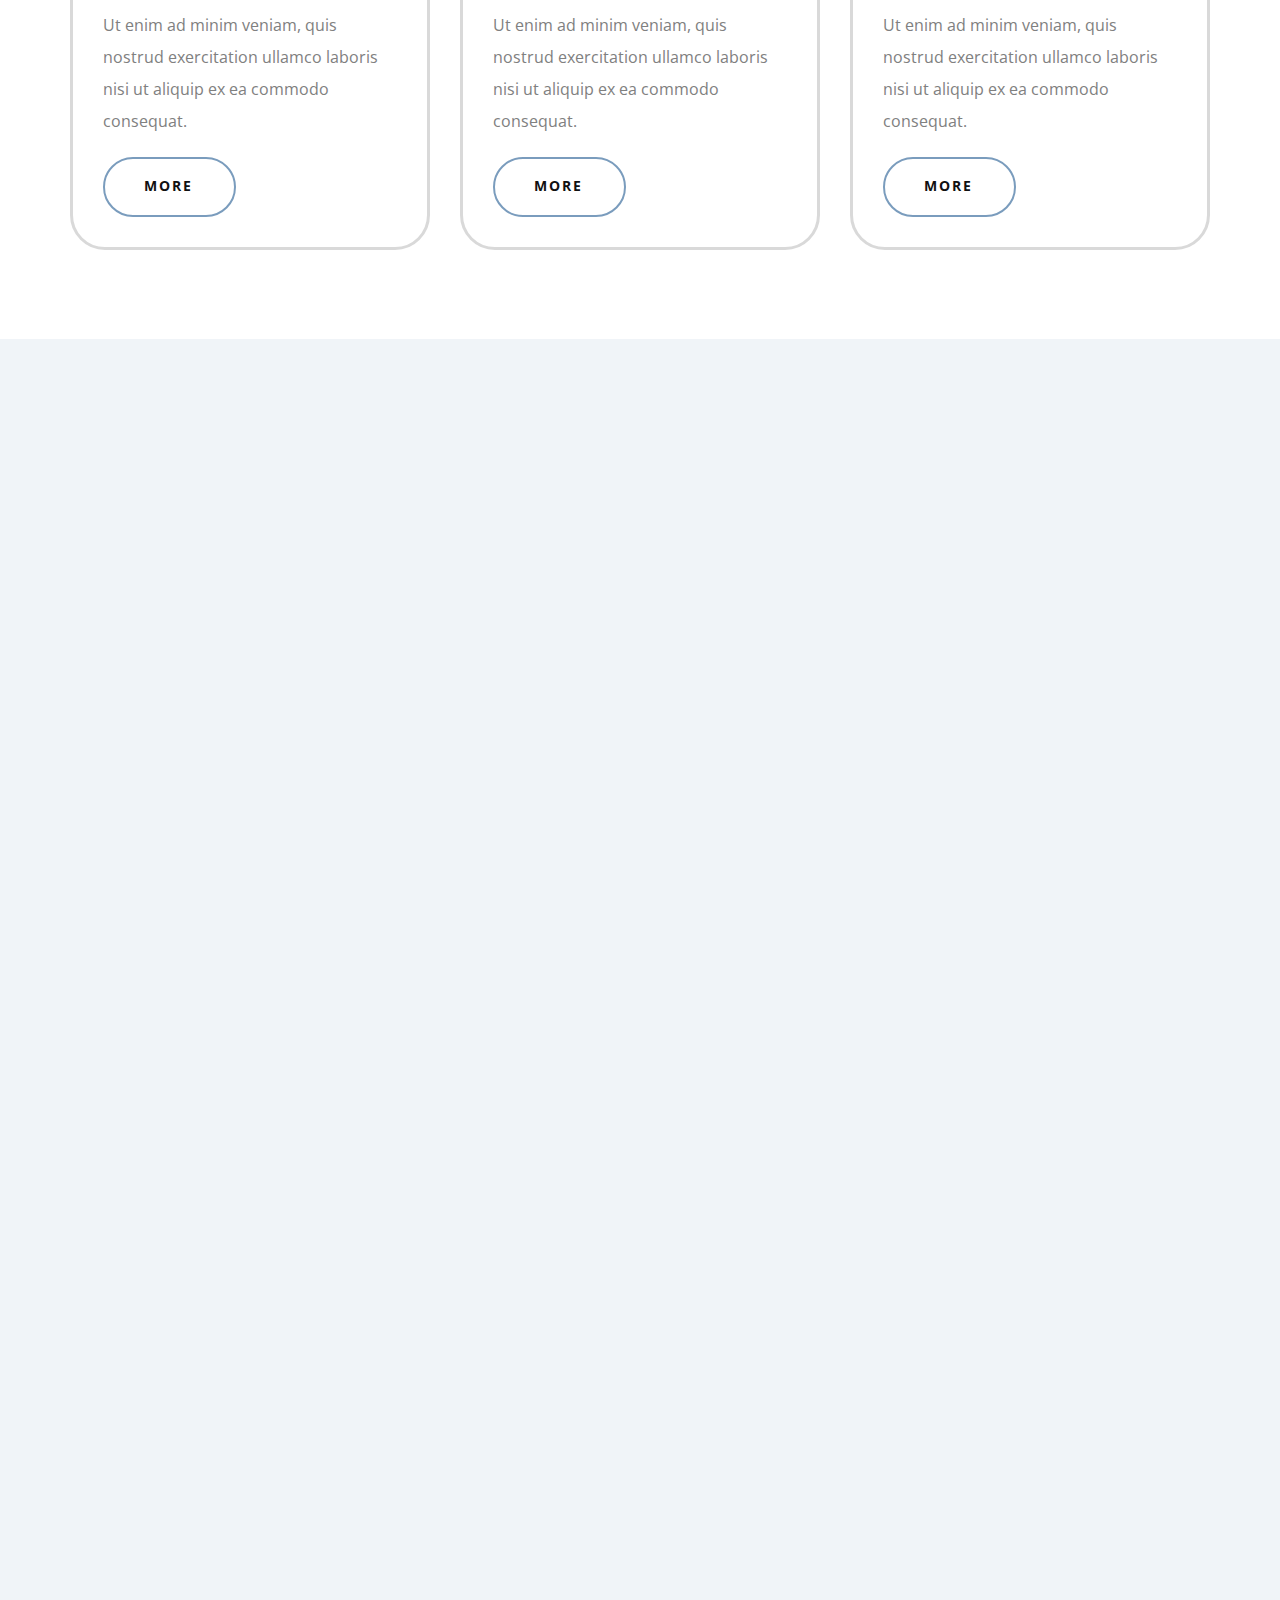
<file: Projects.html>
<!DOCTYPE html>
<html style="font-size: 16px;" lang="en"><head>
    <meta name="viewport" content="width=device-width, initial-scale=1.0">
    <meta charset="utf-8">
    <meta name="keywords" content="What We Do, ​900 Residential Projects, Contact Us">
    <meta name="description" content="">
    <title>Projects</title>
    <link rel="stylesheet" href="nicepage.css" media="screen">
<link rel="stylesheet" href="Projects.css" media="screen">
    <script class="u-script" type="text/javascript" src="jquery.js" defer=""></script>
    <script class="u-script" type="text/javascript" src="nicepage.js" defer=""></script>
    <meta name="generator" content="Nicepage 8.1.15, nicepage.com">
    
    
    
    
    
    
    <link id="u-page-google-font" rel="stylesheet" href="https://fonts.googleapis.com/css2?display=swap&amp;family=Merriweather:ital,wght@0,300;0,400;0,500;0,600;0,700;0,800;0,900;1,300;1,400;1,500;1,600;1,700;1,800;1,900&amp;family=Open+Sans:ital,wght@0,300;0,400;0,500;0,600;0,700;0,800;1,300;1,400;1,500;1,600;1,700;1,800">
    <script type="application/ld+json">{
		"@context": "http://schema.org",
		"@type": "Organization",
		"name": ""
}</script>
    <meta name="theme-color" content="#7a9cbd">
    <meta property="og:title" content="Projects">
    <meta property="og:type" content="website">
  <meta data-intl-tel-input-cdn-path="intlTelInput/"></head>
  <body data-path-to-root="./" data-include-products="false" class="u-body u-clearfix u-xl-mode" data-lang="en"><header class="u-clearfix u-header" id="sec-e252" data-animation-name="" data-animation-duration="0" data-animation-delay="0" data-animation-direction=""><div class="u-clearfix u-sheet u-sheet-1">
        <nav class="u-menu u-menu-one-level u-offcanvas u-menu-1" role="navigation" data-responsive-from="MD" data-custom-animation="{&quot;animation&quot;:{&quot;XXL&quot;:{&quot;steps&quot;:[],&quot;hidden&quot;:false,&quot;start&quot;:{&quot;at&quot;:&quot;bottom&quot;,&quot;off&quot;:0},&quot;end&quot;:{&quot;at&quot;:&quot;top&quot;,&quot;off&quot;:0}},&quot;XL&quot;:{&quot;steps&quot;:[{&quot;dist&quot;:0.5,&quot;skip&quot;:0,&quot;blur&quot;:0,&quot;sticky&quot;:false,&quot;fixed&quot;:true,&quot;mx&quot;:0,&quot;my&quot;:0,&quot;op&quot;:0,&quot;rot&quot;:0,&quot;sx&quot;:1,&quot;sy&quot;:1,&quot;bgy&quot;:0}],&quot;hidden&quot;:false,&quot;start&quot;:{&quot;at&quot;:&quot;middle&quot;,&quot;off&quot;:0},&quot;end&quot;:{&quot;at&quot;:&quot;top&quot;,&quot;off&quot;:0}},&quot;LG&quot;:{&quot;steps&quot;:[],&quot;hidden&quot;:false,&quot;start&quot;:{&quot;at&quot;:&quot;bottom&quot;,&quot;off&quot;:0},&quot;end&quot;:{&quot;at&quot;:&quot;top&quot;,&quot;off&quot;:0}},&quot;MD&quot;:{&quot;steps&quot;:[],&quot;hidden&quot;:false,&quot;start&quot;:{&quot;at&quot;:&quot;bottom&quot;,&quot;off&quot;:0},&quot;end&quot;:{&quot;at&quot;:&quot;top&quot;,&quot;off&quot;:0}},&quot;SM&quot;:{&quot;steps&quot;:[],&quot;hidden&quot;:true,&quot;start&quot;:{&quot;at&quot;:&quot;bottom&quot;,&quot;off&quot;:0},&quot;end&quot;:{&quot;at&quot;:&quot;top&quot;,&quot;off&quot;:0}},&quot;XS&quot;:{&quot;steps&quot;:[],&quot;hidden&quot;:true,&quot;start&quot;:{&quot;at&quot;:&quot;bottom&quot;,&quot;off&quot;:0},&quot;end&quot;:{&quot;at&quot;:&quot;top&quot;,&quot;off&quot;:0}}},&quot;container&quot;:&quot;&quot;}">
          <div class="menu-collapse" style="font-size: 1.25rem; letter-spacing: 0px; font-weight: 700; text-transform: uppercase;">
            <a class="u-button-style u-custom-active-border-color u-custom-active-color u-custom-border u-custom-border-color u-custom-borders u-custom-color u-custom-hover-border-color u-custom-hover-color u-custom-left-right-menu-spacing u-custom-padding-bottom u-custom-text-active-color u-custom-text-color u-custom-text-hover-color u-custom-text-shadow u-custom-text-shadow-blur u-custom-text-shadow-color u-custom-text-shadow-transparency u-custom-text-shadow-x u-custom-text-shadow-y u-custom-top-bottom-menu-spacing u-hamburger-link u-nav-link u-text-active-palette-1-base u-text-hover-palette-1-light-1" href="#" tabindex="-1" aria-label="Open menu" aria-controls="1c9c">
              <svg class="u-svg-link" viewBox="0 0 24 24"><use xlink:href="#menu-hamburger"></use></svg>
              <svg class="u-svg-content" version="1.1" id="menu-hamburger" viewBox="0 0 16 16" x="0px" y="0px" xmlns:xlink="http://www.w3.org/1999/xlink" xmlns="http://www.w3.org/2000/svg"><g><rect y="1" width="16" height="2"></rect><rect y="7" width="16" height="2"></rect><rect y="13" width="16" height="2"></rect>
</g></svg>
            </a>
          </div>
          <div class="u-custom-menu u-nav-container">
            <ul role="menubar" class="u-nav u-spacing-30 u-unstyled u-nav-1" data-animation-name="fadeIn" data-animation-duration="1000" data-animation-delay="0"><li role="none" class="u-nav-item"><a role="menuitem" class="u-border-2 u-border-active-palette-1-base u-border-hover-palette-1-base u-border-no-left u-border-no-right u-border-no-top u-button-style u-nav-link u-text-active-palette-1-base u-text-grey-90 u-text-hover-grey-90" href="./" style="padding: 10px 0px;">Home</a>
</li><li role="none" class="u-nav-item"><a role="menuitem" class="u-border-2 u-border-active-palette-1-base u-border-hover-palette-1-base u-border-no-left u-border-no-right u-border-no-top u-button-style u-nav-link u-text-active-palette-1-base u-text-grey-90 u-text-hover-grey-90" href="Journey.html" style="padding: 10px 0px;">My Journey</a>
</li><li role="none" class="u-nav-item"><a role="menuitem" class="u-border-2 u-border-active-palette-1-base u-border-hover-palette-1-base u-border-no-left u-border-no-right u-border-no-top u-button-style u-nav-link u-text-active-palette-1-base u-text-grey-90 u-text-hover-grey-90" href="Projects.html" style="padding: 10px 0px;">Projects</a>
</li><li role="none" class="u-nav-item"><a tabindex="-1" role="menuitem" class="u-border-2 u-border-active-palette-1-base u-border-hover-palette-1-base u-border-no-left u-border-no-right u-border-no-top u-button-style u-file-link u-nav-link u-text-active-palette-1-base u-text-grey-90 u-text-hover-grey-90" href="files/M.H.Najafi_July2025.pdf" style="padding: 10px 0px;">Download Resume</a>
</li></ul>
          </div>
          <div class="u-custom-menu u-nav-container-collapse" id="1c9c" role="region" aria-label="Menu panel">
            <div class="u-black u-container-style u-inner-container-layout u-opacity u-opacity-95 u-sidenav">
              <div class="u-inner-container-layout u-sidenav-overflow">
                <div class="u-menu-close" tabindex="-1" aria-label="Close menu"></div>
                <ul class="u-align-center u-nav u-popupmenu-items u-unstyled u-nav-2" role="menubar"><li role="none" class="u-nav-item"><a role="menuitem" class="u-button-style u-nav-link" href="./">Home</a>
</li><li role="none" class="u-nav-item"><a role="menuitem" class="u-button-style u-nav-link" href="Journey.html">My Journey</a>
</li><li role="none" class="u-nav-item"><a role="menuitem" class="u-button-style u-nav-link" href="Projects.html">Projects</a>
</li><li role="none" class="u-nav-item"><a tabindex="-1" role="menuitem" class="u-button-style u-file-link u-nav-link" href="files/M.H.Najafi_July2025.pdf">Download Resume</a>
</li></ul>
              </div>
            </div>
            <div class="u-black u-menu-overlay u-opacity u-opacity-70"></div>
          </div>
          <style class="menu-style">@media (max-width: 939px) {
                    [data-responsive-from="MD"] .u-nav-container {
                        display: none;
                    }
                    [data-responsive-from="MD"] .menu-collapse {
                        display: block;
                    }
                }</style>
        </nav>
      </div></header>
    <section class="u-clearfix u-container-align-center u-valign-top u-section-1" id="sec-cf6f">
      <div class="u-expanded-width u-palette-1-light-3 u-shape u-shape-rectangle u-shape-1"></div>
      <div class="u-align-center u-container-align-center u-container-style u-group u-shape-rectangle u-group-1">
        <div class="u-container-layout u-valign-middle u-container-layout-1">
          <h2 class="u-align-center u-text u-text-1" data-animation-name="customAnimationIn" data-animation-duration="1500" data-animation-delay="500">What We Do</h2>
          <p class="u-align-center u-text u-text-2" data-animation-name="customAnimationIn" data-animation-duration="1500" data-animation-delay="500" data-animation-direction="">Lorem ipsum dolor sit amet, consectetur adipiscing elit nullam nunc justo sagittis suscipit ultrices.&nbsp;Excepteur sint occaecat cupidatat non proident, sunt in culpa qui officia deserunt mollit anim id est laborum.</p>
          <a href="#" class="u-active-palette-1-base u-align-center u-border-2 u-border-active-palette-1-base u-border-hover-palette-1-base u-border-palette-1-base u-btn u-button-style u-hover-palette-1-base u-none u-text-active-white u-text-body-color u-text-hover-white u-btn-1" data-animation-name="" data-animation-duration="0" data-animation-delay="0" data-animation-direction="">learn more</a>
        </div>
      </div>
      <img class="u-image u-image-round u-radius u-image-1" src="images/group-male-architect-working-blueprint-with-pot-plant-desk3-min.jpg" alt="" data-image-width="1980" data-image-height="1321" data-animation-name="customAnimationIn" data-animation-duration="1500" data-animation-delay="500">
    </section>
    <section class="u-align-center u-clearfix u-container-align-center u-section-2" id="carousel_a073">
      <div class="u-clearfix u-sheet u-valign-middle u-sheet-1">
        <div class="u-expanded-width u-list u-list-1">
          <div class="u-repeater u-repeater-1">
            <div class="u-border-3 u-border-grey-15 u-container-align-left u-container-style u-list-item u-radius u-repeater-item u-shape-round u-list-item-1">
              <div class="u-container-layout u-similar-container u-valign-top u-container-layout-1"><span class="u-file-icon u-icon u-text-palette-1-base u-icon-1" data-animation-name="" data-animation-duration="0" data-animation-delay="0" data-animation-direction=""><img src="images/2989542-b4445d44.png" alt=""></span>
                <h4 class="u-align-left u-text u-text-1">Research</h4>
                <p class="u-align-left u-text u-text-grey-50 u-text-2"> Ut enim ad minim veniam, quis nostrud exercitation ullamco laboris nisi ut aliquip ex ea commodo consequat. </p>
                <a href="#" class="u-active-palette-1-base u-align-center u-border-2 u-border-active-palette-1-base u-border-hover-palette-1-base u-border-palette-1-base u-btn u-button-style u-hover-palette-1-base u-none u-text-active-white u-text-body-color u-text-hover-white u-btn-1" data-animation-name="" data-animation-duration="0" data-animation-delay="0" data-animation-direction="">more</a>
              </div>
            </div>
            <div class="u-border-3 u-border-grey-15 u-container-align-left u-container-style u-list-item u-radius u-repeater-item u-shape-round u-list-item-2">
              <div class="u-container-layout u-similar-container u-valign-top u-container-layout-2"><span class="u-file-icon u-icon u-text-palette-1-base u-icon-2" data-animation-name="" data-animation-duration="0" data-animation-delay="0" data-animation-direction=""><img src="images/1998392-41b3943a.png" alt=""></span>
                <h4 class="u-align-left u-text u-text-3">Vision</h4>
                <p class="u-align-left u-text u-text-grey-50 u-text-4"> Ut enim ad minim veniam, quis nostrud exercitation ullamco laboris nisi ut aliquip ex ea commodo consequat. </p>
                <a href="#" class="u-active-palette-1-base u-align-center u-border-2 u-border-active-palette-1-base u-border-hover-palette-1-base u-border-palette-1-base u-btn u-button-style u-hover-palette-1-base u-none u-text-active-white u-text-body-color u-text-hover-white u-btn-2" data-animation-name="" data-animation-duration="0" data-animation-delay="0" data-animation-direction="">more</a>
              </div>
            </div>
            <div class="u-border-3 u-border-grey-15 u-container-align-left u-container-style u-list-item u-radius u-repeater-item u-shape-round u-list-item-3">
              <div class="u-container-layout u-similar-container u-valign-top u-container-layout-3"><span class="u-file-icon u-icon u-text-palette-1-base u-icon-3" data-animation-name="" data-animation-duration="0" data-animation-delay="0" data-animation-direction=""><img src="images/681662-13dfa735.png" alt=""></span>
                <h4 class="u-align-left u-text u-text-5">Design</h4>
                <p class="u-align-left u-text u-text-grey-50 u-text-6"> Ut enim ad minim veniam, quis nostrud exercitation ullamco laboris nisi ut aliquip ex ea commodo consequat. </p>
                <a href="#" class="u-active-palette-1-base u-align-center u-border-2 u-border-active-palette-1-base u-border-hover-palette-1-base u-border-palette-1-base u-btn u-button-style u-hover-palette-1-base u-none u-text-active-white u-text-body-color u-text-hover-white u-btn-3" data-animation-name="" data-animation-duration="0" data-animation-delay="0" data-animation-direction="">more</a>
              </div>
            </div>
          </div>
        </div>
      </div>
    </section>
    <section class="u-align-center u-clearfix u-container-align-center u-palette-1-light-3 u-section-3" id="sec-9fa0">
      
      
      
      
      
      
      
      
      
      
      
      
      
      
      
      
      
      
      <div class="u-clearfix u-sheet u-valign-middle u-sheet-1">
        <h2 class="u-align-center u-text u-text-default u-text-1" data-animation-name="customAnimationIn" data-animation-duration="1500" data-animation-delay="0"> 900 Residential Projects</h2>
        <p class="u-align-center u-text u-text-2" data-animation-name="customAnimationIn" data-animation-duration="1500" data-animation-delay="250"> Lorem ipsum dolor sit amet, consectetur adipiscing elit, sed do eiusmod tempor incididunt ut labore et dolore magna aliqua.</p>
        <div class="u-expanded-width u-list u-list-1">
          <div class="u-repeater u-repeater-1">
            <div class="u-align-center u-container-align-center u-container-style u-list-item u-radius u-repeater-item u-shape-round u-video-cover u-white u-list-item-1" data-animation-name="customAnimationIn" data-animation-duration="1500" data-animation-delay="500">
              <div class="u-container-layout u-similar-container u-valign-top u-container-layout-1">
                <img class="u-expanded-width u-image u-image-round u-radius u-image-1" src="images/dfdfdff.jpg" alt="" data-image-width="740" data-image-height="925">
                <h5 class="u-align-center u-text u-text-3"> 22 Bishopsgate, London</h5>
                <p class="u-align-center u-text u-text-4">Sample text. Click to select the Text Element.</p>
              </div>
            </div>
            <div class="u-align-center u-container-align-center u-container-style u-list-item u-radius u-repeater-item u-shape-round u-white u-list-item-2" data-animation-name="customAnimationIn" data-animation-duration="1500" data-animation-delay="500">
              <div class="u-container-layout u-similar-container u-valign-top u-container-layout-2">
                <img class="u-expanded-width u-image u-image-round u-radius u-image-2" src="images/city90.jpg" alt="" data-image-width="1380" data-image-height="920">
                <h5 class="u-align-center u-text u-text-5"> One Bishopsgate Plaza</h5>
                <p class="u-align-center u-text u-text-6">Sample text. Click to select the Text Element.</p>
              </div>
            </div>
            <div class="u-align-center u-container-align-center u-container-style u-list-item u-radius u-repeater-item u-shape-round u-video-cover u-white u-list-item-3" data-animation-name="customAnimationIn" data-animation-duration="1500" data-animation-delay="500">
              <div class="u-container-layout u-similar-container u-valign-top u-container-layout-3">
                <img class="u-expanded-width u-image u-image-round u-radius u-image-3" src="images/ghgh.jpg" alt="" data-image-width="740" data-image-height="925">
                <h5 class="u-align-center u-text u-text-7"> Arbor, London, UK</h5>
                <p class="u-align-center u-text u-text-8">Sample text. Click to select the Text Element.</p>
              </div>
            </div>
            <div class="u-align-center u-container-align-center u-container-style u-list-item u-radius u-repeater-item u-shape-round u-video-cover u-white u-list-item-4" data-animation-name="customAnimationIn" data-animation-duration="1500" data-animation-delay="500">
              <div class="u-container-layout u-similar-container u-valign-top u-container-layout-4">
                <img class="u-expanded-width u-image u-image-round u-radius u-image-4" src="images/city235.jpg" alt="" data-image-width="1380" data-image-height="920">
                <h5 class="u-align-center u-text u-text-9"> Bankside Yards</h5>
                <p class="u-align-center u-text u-text-10">Sample text. Click to select the Text Element.</p>
              </div>
            </div>
            <div class="u-align-center u-container-align-center u-container-style u-list-item u-radius u-repeater-item u-shape-round u-video-cover u-white u-list-item-5" data-animation-name="customAnimationIn" data-animation-duration="1500" data-animation-delay="500">
              <div class="u-container-layout u-similar-container u-valign-top u-container-layout-5">
                <img class="u-expanded-width u-image u-image-round u-radius u-image-5" src="images/456.jpg" alt="" data-image-width="1380" data-image-height="920">
                <h5 class="u-align-center u-text u-text-11"> 4 Cannon Street</h5>
                <p class="u-align-center u-text u-text-12">Sample text. Click to select the Text Element.</p>
              </div>
            </div>
            <div class="u-align-center u-container-align-center u-container-style u-list-item u-radius u-repeater-item u-shape-round u-video-cover u-white u-list-item-6" data-animation-name="customAnimationIn" data-animation-duration="1500" data-animation-delay="500">
              <div class="u-container-layout u-similar-container u-valign-top u-container-layout-6">
                <img class="u-expanded-width u-image u-image-round u-radius u-image-6" src="images/city-9.jpg" alt="" data-image-width="1380" data-image-height="920">
                <h5 class="u-align-center u-text u-text-13"> Westferry Printworks</h5>
                <p class="u-align-center u-text u-text-14">Sample text. Click to select the Text Element.</p>
              </div>
            </div>
            <div class="u-align-center u-container-align-center u-container-style u-list-item u-radius u-repeater-item u-shape-round u-video-cover u-white u-list-item-7" data-animation-name="customAnimationIn" data-animation-duration="1500" data-animation-delay="500">
              <div class="u-container-layout u-similar-container u-valign-top u-container-layout-7">
                <img class="u-expanded-width u-image u-image-round u-radius u-image-7" src="images/4680.jpg" alt="" data-image-width="1380" data-image-height="920">
                <h5 class="u-align-center u-text u-text-15"> Park Modern, London</h5>
                <p class="u-align-center u-text u-text-16">Sample text. Click to select the Text Element.</p>
              </div>
            </div>
            <div class="u-align-center u-container-align-center u-container-style u-list-item u-radius u-repeater-item u-shape-round u-video-cover u-white u-list-item-8" data-animation-name="customAnimationIn" data-animation-duration="1500" data-animation-delay="500">
              <div class="u-container-layout u-similar-container u-valign-top u-container-layout-8">
                <img class="u-expanded-width u-image u-image-round u-radius u-image-8" src="images/luxury-pool-villa-spectacular-contemporary-design-digital-art-real-estate-home-house-property-ge_1258-150762.jpg" alt="" data-image-width="1380" data-image-height="920">
                <h5 class="u-align-center u-text u-text-17">Pavilion House, NYC</h5>
                <p class="u-align-center u-text u-text-18">Sample text. Click to select the Text Element.</p>
              </div>
            </div>
            <div class="u-align-center u-container-align-center u-container-style u-list-item u-radius u-repeater-item u-shape-round u-video-cover u-white u-list-item-9" data-animation-name="customAnimationIn" data-animation-duration="1500" data-animation-delay="500">
              <div class="u-container-layout u-similar-container u-valign-top u-container-layout-9">
                <img class="u-expanded-width u-image u-image-round u-radius u-image-9" src="images/low-angle-shot-modern-building-w.jpg" alt="" data-image-width="1380" data-image-height="920">
                <h5 class="u-align-center u-text u-text-19"> Bankside Yards, London</h5>
                <p class="u-align-center u-text u-text-20">Sample text. Click to select the Text Element.</p>
              </div>
            </div>
          </div>
        </div>
      </div>
    </section>
    
    
    
    
    <footer class="u-align-center u-clearfix u-container-align-center u-footer u-grey-80 u-footer" id="sec-ca11"><div class="u-clearfix u-sheet u-sheet-1"></div></footer>
    <section class="u-backlink u-clearfix u-grey-80"></section>
  
</body></html>
</file>
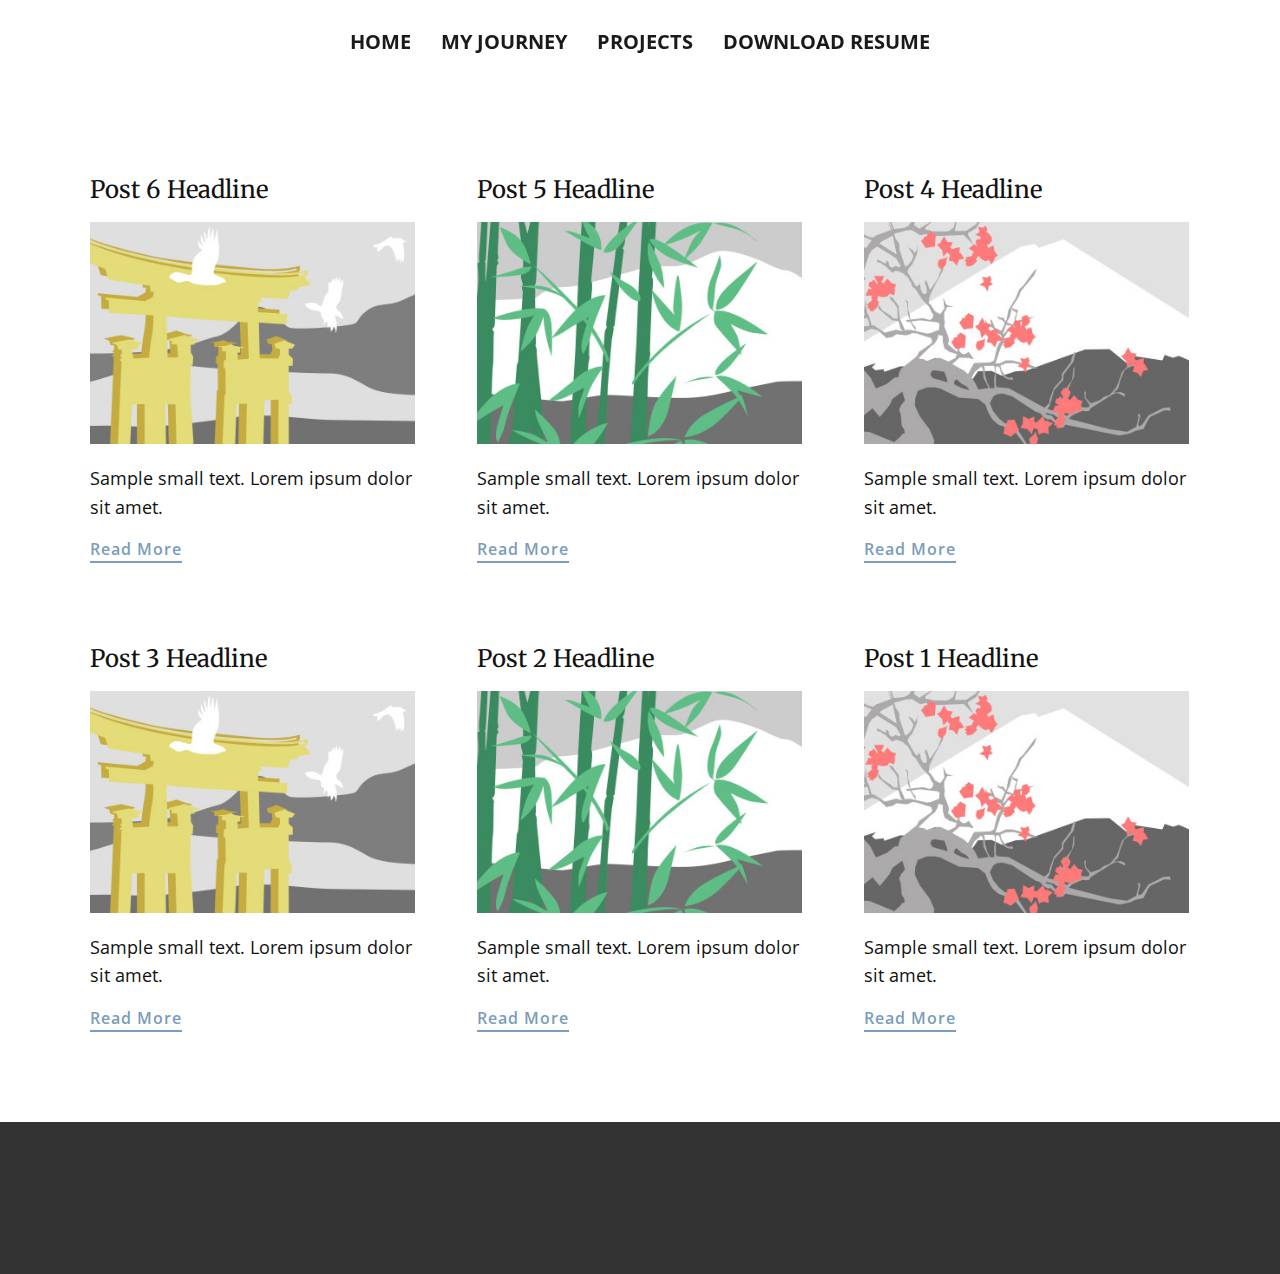
<file: blog/blog.html>
<!DOCTYPE html>
<html style="font-size: 16px;" lang="en"><head>
    <meta name="viewport" content="width=device-width, initial-scale=1.0">
    <meta charset="utf-8">
    <meta name="keywords" content="Welcome!">
    <meta name="description" content="">
    <title>Blog</title>
    <link rel="stylesheet" href="../nicepage.css" media="screen">
<link rel="stylesheet" href="../Blog-Template.css" media="screen">
    <script class="u-script" type="text/javascript" src="../jquery.js" defer=""></script>
    <script class="u-script" type="text/javascript" src="../nicepage.js" defer=""></script>
    <meta name="generator" content="Nicepage 8.1.15, nicepage.com">
    
    
    
    
    <link id="u-page-google-font" rel="stylesheet" href="https://fonts.googleapis.com/css2?display=swap&amp;family=Merriweather:ital,wght@0,300;0,400;0,500;0,600;0,700;0,800;0,900;1,300;1,400;1,500;1,600;1,700;1,800;1,900&amp;family=Open+Sans:ital,wght@0,300;0,400;0,500;0,600;0,700;0,800;1,300;1,400;1,500;1,600;1,700;1,800">
    <script type="application/ld+json">{
		"@context": "http://schema.org",
		"@type": "Organization",
		"name": ""
}</script>
    <meta name="theme-color" content="#7a9cbd">
  <meta data-intl-tel-input-cdn-path="intlTelInput/"></head>
  <body data-path-to-root="../" data-include-products="false" class="u-body u-xl-mode" data-lang="en"><header class="u-clearfix u-header" id="sec-e252" data-animation-name="" data-animation-duration="0" data-animation-delay="0" data-animation-direction=""><div class="u-clearfix u-sheet u-sheet-1">
        <nav class="u-menu u-menu-one-level u-offcanvas u-menu-1" role="navigation" data-responsive-from="MD" data-custom-animation="{&quot;animation&quot;:{&quot;XXL&quot;:{&quot;steps&quot;:[],&quot;hidden&quot;:false,&quot;start&quot;:{&quot;at&quot;:&quot;bottom&quot;,&quot;off&quot;:0},&quot;end&quot;:{&quot;at&quot;:&quot;top&quot;,&quot;off&quot;:0}},&quot;XL&quot;:{&quot;steps&quot;:[{&quot;dist&quot;:0.5,&quot;skip&quot;:0,&quot;blur&quot;:0,&quot;sticky&quot;:false,&quot;fixed&quot;:true,&quot;mx&quot;:0,&quot;my&quot;:0,&quot;op&quot;:0,&quot;rot&quot;:0,&quot;sx&quot;:1,&quot;sy&quot;:1,&quot;bgy&quot;:0}],&quot;hidden&quot;:false,&quot;start&quot;:{&quot;at&quot;:&quot;middle&quot;,&quot;off&quot;:0},&quot;end&quot;:{&quot;at&quot;:&quot;top&quot;,&quot;off&quot;:0}},&quot;LG&quot;:{&quot;steps&quot;:[],&quot;hidden&quot;:false,&quot;start&quot;:{&quot;at&quot;:&quot;bottom&quot;,&quot;off&quot;:0},&quot;end&quot;:{&quot;at&quot;:&quot;top&quot;,&quot;off&quot;:0}},&quot;MD&quot;:{&quot;steps&quot;:[],&quot;hidden&quot;:false,&quot;start&quot;:{&quot;at&quot;:&quot;bottom&quot;,&quot;off&quot;:0},&quot;end&quot;:{&quot;at&quot;:&quot;top&quot;,&quot;off&quot;:0}},&quot;SM&quot;:{&quot;steps&quot;:[],&quot;hidden&quot;:true,&quot;start&quot;:{&quot;at&quot;:&quot;bottom&quot;,&quot;off&quot;:0},&quot;end&quot;:{&quot;at&quot;:&quot;top&quot;,&quot;off&quot;:0}},&quot;XS&quot;:{&quot;steps&quot;:[],&quot;hidden&quot;:true,&quot;start&quot;:{&quot;at&quot;:&quot;bottom&quot;,&quot;off&quot;:0},&quot;end&quot;:{&quot;at&quot;:&quot;top&quot;,&quot;off&quot;:0}}},&quot;container&quot;:&quot;&quot;}">
          <div class="menu-collapse" style="font-size: 1.25rem; letter-spacing: 0px; font-weight: 700; text-transform: uppercase;">
            <a class="u-button-style u-custom-active-border-color u-custom-active-color u-custom-border u-custom-border-color u-custom-borders u-custom-color u-custom-hover-border-color u-custom-hover-color u-custom-left-right-menu-spacing u-custom-padding-bottom u-custom-text-active-color u-custom-text-color u-custom-text-hover-color u-custom-text-shadow u-custom-text-shadow-blur u-custom-text-shadow-color u-custom-text-shadow-transparency u-custom-text-shadow-x u-custom-text-shadow-y u-custom-top-bottom-menu-spacing u-hamburger-link u-nav-link u-text-active-palette-1-base u-text-hover-palette-1-light-1" href="#" tabindex="-1" aria-label="Open menu" aria-controls="1c9c">
              <svg class="u-svg-link" viewBox="0 0 24 24"><use xlink:href="#menu-hamburger"></use></svg>
              <svg class="u-svg-content" version="1.1" id="menu-hamburger" viewBox="0 0 16 16" x="0px" y="0px" xmlns:xlink="http://www.w3.org/1999/xlink" xmlns="http://www.w3.org/2000/svg"><g><rect y="1" width="16" height="2"></rect><rect y="7" width="16" height="2"></rect><rect y="13" width="16" height="2"></rect>
</g></svg>
            </a>
          </div>
          <div class="u-custom-menu u-nav-container">
            <ul role="menubar" class="u-nav u-spacing-30 u-unstyled u-nav-1" data-animation-name="fadeIn" data-animation-duration="1000" data-animation-delay="0"><li role="none" class="u-nav-item"><a role="menuitem" class="u-border-2 u-border-active-palette-1-base u-border-hover-palette-1-base u-border-no-left u-border-no-right u-border-no-top u-button-style u-nav-link u-text-active-palette-1-base u-text-grey-90 u-text-hover-grey-90" href="../" style="padding: 10px 0px;">Home</a>
</li><li role="none" class="u-nav-item"><a role="menuitem" class="u-border-2 u-border-active-palette-1-base u-border-hover-palette-1-base u-border-no-left u-border-no-right u-border-no-top u-button-style u-nav-link u-text-active-palette-1-base u-text-grey-90 u-text-hover-grey-90" href="../Journey.html" style="padding: 10px 0px;">My Journey</a>
</li><li role="none" class="u-nav-item"><a role="menuitem" class="u-border-2 u-border-active-palette-1-base u-border-hover-palette-1-base u-border-no-left u-border-no-right u-border-no-top u-button-style u-nav-link u-text-active-palette-1-base u-text-grey-90 u-text-hover-grey-90" href="../Projects.html" style="padding: 10px 0px;">Projects</a>
</li><li role="none" class="u-nav-item"><a tabindex="-1" role="menuitem" class="u-border-2 u-border-active-palette-1-base u-border-hover-palette-1-base u-border-no-left u-border-no-right u-border-no-top u-button-style u-file-link u-nav-link u-text-active-palette-1-base u-text-grey-90 u-text-hover-grey-90" href="../files/M.H.Najafi_July2025.pdf" style="padding: 10px 0px;">Download Resume</a>
</li></ul>
          </div>
          <div class="u-custom-menu u-nav-container-collapse" id="1c9c" role="region" aria-label="Menu panel">
            <div class="u-black u-container-style u-inner-container-layout u-opacity u-opacity-95 u-sidenav">
              <div class="u-inner-container-layout u-sidenav-overflow">
                <div class="u-menu-close" tabindex="-1" aria-label="Close menu"></div>
                <ul class="u-align-center u-nav u-popupmenu-items u-unstyled u-nav-2" role="menubar"><li role="none" class="u-nav-item"><a role="menuitem" class="u-button-style u-nav-link" href="../">Home</a>
</li><li role="none" class="u-nav-item"><a role="menuitem" class="u-button-style u-nav-link" href="../Journey.html">My Journey</a>
</li><li role="none" class="u-nav-item"><a role="menuitem" class="u-button-style u-nav-link" href="../Projects.html">Projects</a>
</li><li role="none" class="u-nav-item"><a tabindex="-1" role="menuitem" class="u-button-style u-file-link u-nav-link" href="../files/M.H.Najafi_July2025.pdf">Download Resume</a>
</li></ul>
              </div>
            </div>
            <div class="u-black u-menu-overlay u-opacity u-opacity-70"></div>
          </div>
          <style class="menu-style">@media (max-width: 939px) {
                    [data-responsive-from="MD"] .u-nav-container {
                        display: none;
                    }
                    [data-responsive-from="MD"] .menu-collapse {
                        display: block;
                    }
                }</style>
        </nav>
      </div></header>
    <section class="u-clearfix u-section-1" id="block-1">
      <div class="u-clearfix u-sheet u-valign-middle u-sheet-1"><!--blog--><!--blog_options_json--><!--{"type":"Recent","source":"","tags":"","count":""}--><!--/blog_options_json-->
        <div class="u-blog u-expanded-width u-repeater u-repeater-1" data-blog-id="blog-1"><!--blog_post-->
          <div class="u-blog-post u-container-style u-repeater-item u-white u-repeater-item-1">
            <div class="u-container-layout u-similar-container u-valign-top u-container-layout-1"><!--blog_post_header-->
              <h4 class="u-blog-control u-text u-text-1">
                <a class="u-post-header-link" href="../blog/post-5.html">Post 6 Headline</a>
              </h4><!--/blog_post_header--><!--blog_post_image-->
              <img alt="" class="u-blog-control u-expanded-width u-image u-image-default u-image-1" src="../images/8ad73f3c.jpeg" data-href="../blog/post-5.html"><!--/blog_post_image--><!--blog_post_content-->
              <div class="u-blog-control u-post-content u-text u-text-2 fr-view">Sample small text. Lorem ipsum dolor sit amet.</div><!--/blog_post_content--><!--blog_post_readmore-->
              <a href="../blog/post-5.html" class="u-blog-control u-border-2 u-border-palette-1-base u-btn u-btn-rectangle u-button-style u-none u-btn-1"><!--blog_post_readmore_content--><!--options_json--><!--{"content":"","defaultValue":"Read More"}--><!--/options_json-->Read More<!--/blog_post_readmore_content--></a><!--/blog_post_readmore-->
            </div>
          </div><div class="u-blog-post u-container-style u-repeater-item u-video-cover u-white">
            <div class="u-container-layout u-similar-container u-valign-top u-container-layout-2"><!--blog_post_header-->
              <h4 class="u-blog-control u-text u-text-3">
                <a class="u-post-header-link" href="../blog/post-4.html">Post 5 Headline</a>
              </h4><!--/blog_post_header--><!--blog_post_image-->
              <img alt="" class="u-blog-control u-expanded-width u-image u-image-default u-image-2" src="../images/68f64b9d.jpeg" data-href="../blog/post-4.html"><!--/blog_post_image--><!--blog_post_content-->
              <div class="u-blog-control u-post-content u-text u-text-4 fr-view">Sample small text. Lorem ipsum dolor sit amet.</div><!--/blog_post_content--><!--blog_post_readmore-->
              <a href="../blog/post-4.html" class="u-blog-control u-border-2 u-border-palette-1-base u-btn u-btn-rectangle u-button-style u-none u-btn-2"><!--blog_post_readmore_content--><!--options_json--><!--{"content":"","defaultValue":"Read More"}--><!--/options_json-->Read More<!--/blog_post_readmore_content--></a><!--/blog_post_readmore-->
            </div>
          </div><div class="u-blog-post u-container-style u-repeater-item u-video-cover u-white">
            <div class="u-container-layout u-similar-container u-valign-top u-container-layout-3"><!--blog_post_header-->
              <h4 class="u-blog-control u-text u-text-5">
                <a class="u-post-header-link" href="../blog/post-3.html">Post 4 Headline</a>
              </h4><!--/blog_post_header--><!--blog_post_image-->
              <img alt="" class="u-blog-control u-expanded-width u-image u-image-default u-image-3" src="../images/0fd3416c.jpeg" data-href="../blog/post-3.html"><!--/blog_post_image--><!--blog_post_content-->
              <div class="u-blog-control u-post-content u-text u-text-6 fr-view">Sample small text. Lorem ipsum dolor sit amet.</div><!--/blog_post_content--><!--blog_post_readmore-->
              <a href="../blog/post-3.html" class="u-blog-control u-border-2 u-border-palette-1-base u-btn u-btn-rectangle u-button-style u-none u-btn-3"><!--blog_post_readmore_content--><!--options_json--><!--{"content":"","defaultValue":"Read More"}--><!--/options_json-->Read More<!--/blog_post_readmore_content--></a><!--/blog_post_readmore-->
            </div>
          </div><div class="u-blog-post u-container-style u-repeater-item u-white u-repeater-item-1">
            <div class="u-container-layout u-similar-container u-valign-top u-container-layout-1"><!--blog_post_header-->
              <h4 class="u-blog-control u-text u-text-1">
                <a class="u-post-header-link" href="../blog/post-2.html">Post 3 Headline</a>
              </h4><!--/blog_post_header--><!--blog_post_image-->
              <img alt="" class="u-blog-control u-expanded-width u-image u-image-default u-image-1" src="../images/8ad73f3c.jpeg" data-href="../blog/post-2.html"><!--/blog_post_image--><!--blog_post_content-->
              <div class="u-blog-control u-post-content u-text u-text-2 fr-view">Sample small text. Lorem ipsum dolor sit amet.</div><!--/blog_post_content--><!--blog_post_readmore-->
              <a href="../blog/post-2.html" class="u-blog-control u-border-2 u-border-palette-1-base u-btn u-btn-rectangle u-button-style u-none u-btn-1"><!--blog_post_readmore_content--><!--options_json--><!--{"content":"","defaultValue":"Read More"}--><!--/options_json-->Read More<!--/blog_post_readmore_content--></a><!--/blog_post_readmore-->
            </div>
          </div><div class="u-blog-post u-container-style u-repeater-item u-video-cover u-white">
            <div class="u-container-layout u-similar-container u-valign-top u-container-layout-2"><!--blog_post_header-->
              <h4 class="u-blog-control u-text u-text-3">
                <a class="u-post-header-link" href="../blog/post-1.html">Post 2 Headline</a>
              </h4><!--/blog_post_header--><!--blog_post_image-->
              <img alt="" class="u-blog-control u-expanded-width u-image u-image-default u-image-2" src="../images/68f64b9d.jpeg" data-href="../blog/post-1.html"><!--/blog_post_image--><!--blog_post_content-->
              <div class="u-blog-control u-post-content u-text u-text-4 fr-view">Sample small text. Lorem ipsum dolor sit amet.</div><!--/blog_post_content--><!--blog_post_readmore-->
              <a href="../blog/post-1.html" class="u-blog-control u-border-2 u-border-palette-1-base u-btn u-btn-rectangle u-button-style u-none u-btn-2"><!--blog_post_readmore_content--><!--options_json--><!--{"content":"","defaultValue":"Read More"}--><!--/options_json-->Read More<!--/blog_post_readmore_content--></a><!--/blog_post_readmore-->
            </div>
          </div><div class="u-blog-post u-container-style u-repeater-item u-video-cover u-white">
            <div class="u-container-layout u-similar-container u-valign-top u-container-layout-3"><!--blog_post_header-->
              <h4 class="u-blog-control u-text u-text-5">
                <a class="u-post-header-link" href="../blog/post.html">Post 1 Headline</a>
              </h4><!--/blog_post_header--><!--blog_post_image-->
              <img alt="" class="u-blog-control u-expanded-width u-image u-image-default u-image-3" src="../images/0fd3416c.jpeg" data-href="../blog/post.html"><!--/blog_post_image--><!--blog_post_content-->
              <div class="u-blog-control u-post-content u-text u-text-6 fr-view">Sample small text. Lorem ipsum dolor sit amet.</div><!--/blog_post_content--><!--blog_post_readmore-->
              <a href="../blog/post.html" class="u-blog-control u-border-2 u-border-palette-1-base u-btn u-btn-rectangle u-button-style u-none u-btn-3"><!--blog_post_readmore_content--><!--options_json--><!--{"content":"","defaultValue":"Read More"}--><!--/options_json-->Read More<!--/blog_post_readmore_content--></a><!--/blog_post_readmore-->
            </div>
          </div><!--/blog_post--><!--blog_post-->
          <!--/blog_post--><!--blog_post-->
          <!--/blog_post-->
        </div><!--/blog-->
      </div>
    </section>
    
    
    
    
    <footer class="u-align-center u-clearfix u-container-align-center u-footer u-grey-80 u-footer" id="sec-ca11"><div class="u-clearfix u-sheet u-sheet-1"></div></footer>
    <section class="u-backlink u-clearfix u-grey-80"></section>
  
</body></html>
</file>
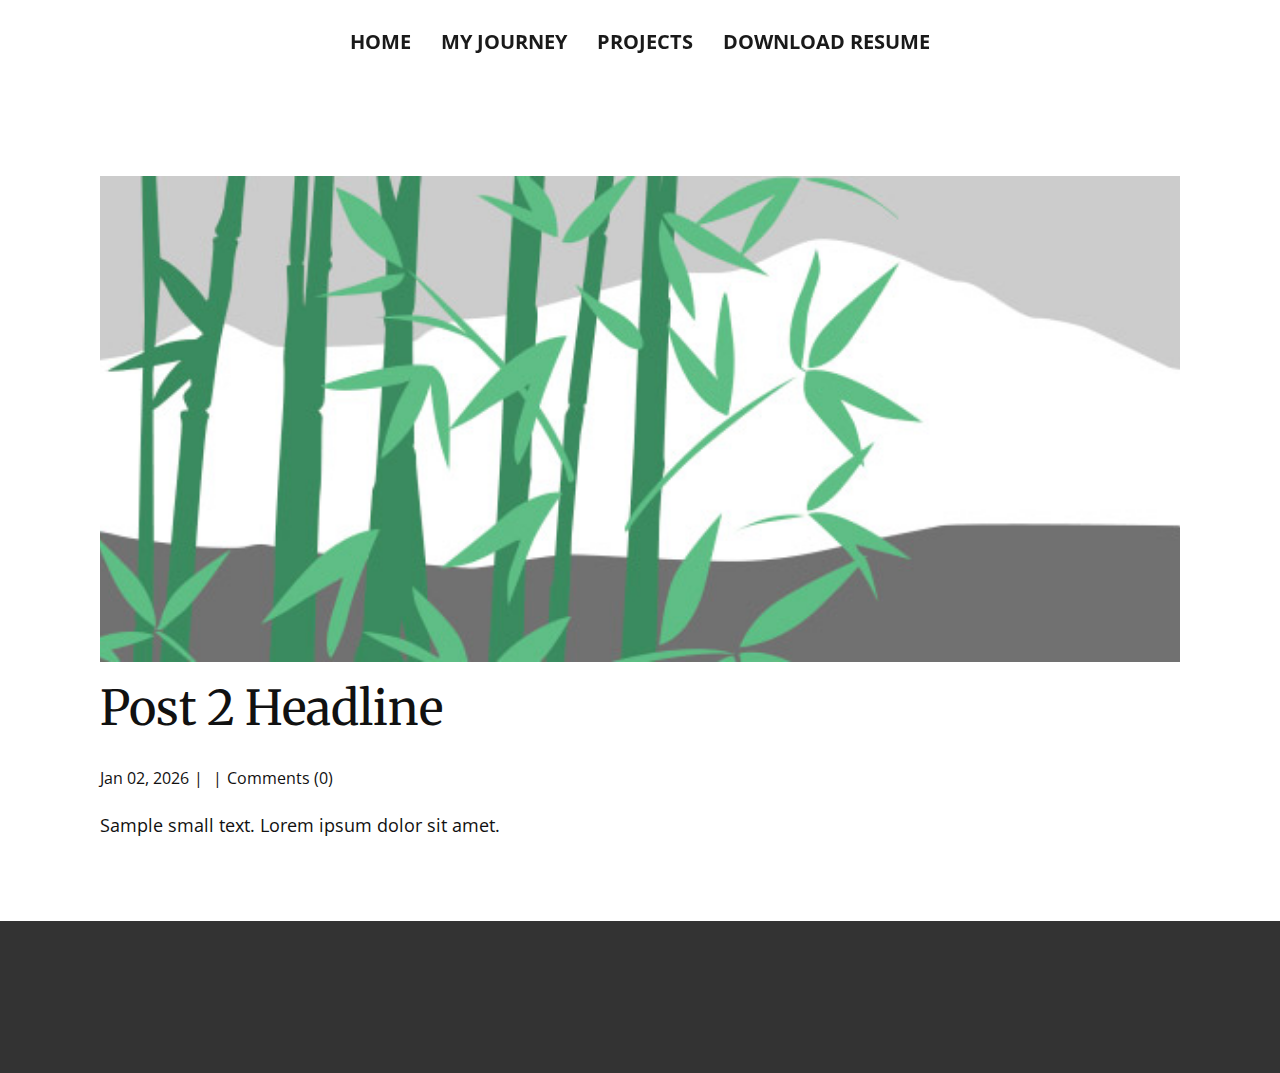
<file: blog/post-1.html>
<!DOCTYPE html>
<html style="font-size: 16px;" lang="en"><head>
    <meta name="viewport" content="width=device-width, initial-scale=1.0">
    <meta charset="utf-8">
    <meta name="keywords" content="Post 1 Headline">
    <meta name="description" content="">
    <title>Post 2 Headline</title>
    <link rel="stylesheet" href="../nicepage.css" media="screen">
<link rel="stylesheet" href="../Post-Template.css" media="screen">
    <script class="u-script" type="text/javascript" src="../jquery.js" defer=""></script>
    <script class="u-script" type="text/javascript" src="../nicepage.js" defer=""></script>
    <meta name="generator" content="Nicepage 8.1.15, nicepage.com">
    
    
    
    
    <link id="u-page-google-font" rel="stylesheet" href="https://fonts.googleapis.com/css2?display=swap&amp;family=Merriweather:ital,wght@0,300;0,400;0,500;0,600;0,700;0,800;0,900;1,300;1,400;1,500;1,600;1,700;1,800;1,900&amp;family=Open+Sans:ital,wght@0,300;0,400;0,500;0,600;0,700;0,800;1,300;1,400;1,500;1,600;1,700;1,800">
    <script type="application/ld+json">{
		"@context": "http://schema.org",
		"@type": "Organization",
		"name": ""
}</script>
    <meta name="theme-color" content="#7a9cbd">
  <meta data-intl-tel-input-cdn-path="intlTelInput/"></head>
  <body data-path-to-root="./" data-include-products="false" class="u-body u-xl-mode" data-lang="en"><header class="u-clearfix u-header" id="sec-e252" data-animation-name="" data-animation-duration="0" data-animation-delay="0" data-animation-direction=""><div class="u-clearfix u-sheet u-sheet-1">
        <nav class="u-menu u-menu-one-level u-offcanvas u-menu-1" role="navigation" data-responsive-from="MD" data-custom-animation="{&quot;animation&quot;:{&quot;XXL&quot;:{&quot;steps&quot;:[],&quot;hidden&quot;:false,&quot;start&quot;:{&quot;at&quot;:&quot;bottom&quot;,&quot;off&quot;:0},&quot;end&quot;:{&quot;at&quot;:&quot;top&quot;,&quot;off&quot;:0}},&quot;XL&quot;:{&quot;steps&quot;:[{&quot;dist&quot;:0.5,&quot;skip&quot;:0,&quot;blur&quot;:0,&quot;sticky&quot;:false,&quot;fixed&quot;:true,&quot;mx&quot;:0,&quot;my&quot;:0,&quot;op&quot;:0,&quot;rot&quot;:0,&quot;sx&quot;:1,&quot;sy&quot;:1,&quot;bgy&quot;:0}],&quot;hidden&quot;:false,&quot;start&quot;:{&quot;at&quot;:&quot;middle&quot;,&quot;off&quot;:0},&quot;end&quot;:{&quot;at&quot;:&quot;top&quot;,&quot;off&quot;:0}},&quot;LG&quot;:{&quot;steps&quot;:[],&quot;hidden&quot;:false,&quot;start&quot;:{&quot;at&quot;:&quot;bottom&quot;,&quot;off&quot;:0},&quot;end&quot;:{&quot;at&quot;:&quot;top&quot;,&quot;off&quot;:0}},&quot;MD&quot;:{&quot;steps&quot;:[],&quot;hidden&quot;:false,&quot;start&quot;:{&quot;at&quot;:&quot;bottom&quot;,&quot;off&quot;:0},&quot;end&quot;:{&quot;at&quot;:&quot;top&quot;,&quot;off&quot;:0}},&quot;SM&quot;:{&quot;steps&quot;:[],&quot;hidden&quot;:true,&quot;start&quot;:{&quot;at&quot;:&quot;bottom&quot;,&quot;off&quot;:0},&quot;end&quot;:{&quot;at&quot;:&quot;top&quot;,&quot;off&quot;:0}},&quot;XS&quot;:{&quot;steps&quot;:[],&quot;hidden&quot;:true,&quot;start&quot;:{&quot;at&quot;:&quot;bottom&quot;,&quot;off&quot;:0},&quot;end&quot;:{&quot;at&quot;:&quot;top&quot;,&quot;off&quot;:0}}},&quot;container&quot;:&quot;&quot;}">
          <div class="menu-collapse" style="font-size: 1.25rem; letter-spacing: 0px; font-weight: 700; text-transform: uppercase;">
            <a class="u-button-style u-custom-active-border-color u-custom-active-color u-custom-border u-custom-border-color u-custom-borders u-custom-color u-custom-hover-border-color u-custom-hover-color u-custom-left-right-menu-spacing u-custom-padding-bottom u-custom-text-active-color u-custom-text-color u-custom-text-hover-color u-custom-text-shadow u-custom-text-shadow-blur u-custom-text-shadow-color u-custom-text-shadow-transparency u-custom-text-shadow-x u-custom-text-shadow-y u-custom-top-bottom-menu-spacing u-hamburger-link u-nav-link u-text-active-palette-1-base u-text-hover-palette-1-light-1" href="#" tabindex="-1" aria-label="Open menu" aria-controls="1c9c">
              <svg class="u-svg-link" viewBox="0 0 24 24"><use xlink:href="#menu-hamburger"></use></svg>
              <svg class="u-svg-content" version="1.1" id="menu-hamburger" viewBox="0 0 16 16" x="0px" y="0px" xmlns:xlink="http://www.w3.org/1999/xlink" xmlns="http://www.w3.org/2000/svg"><g><rect y="1" width="16" height="2"></rect><rect y="7" width="16" height="2"></rect><rect y="13" width="16" height="2"></rect>
</g></svg>
            </a>
          </div>
          <div class="u-custom-menu u-nav-container">
            <ul role="menubar" class="u-nav u-spacing-30 u-unstyled u-nav-1" data-animation-name="fadeIn" data-animation-duration="1000" data-animation-delay="0"><li role="none" class="u-nav-item"><a role="menuitem" class="u-border-2 u-border-active-palette-1-base u-border-hover-palette-1-base u-border-no-left u-border-no-right u-border-no-top u-button-style u-nav-link u-text-active-palette-1-base u-text-grey-90 u-text-hover-grey-90" href="../" style="padding: 10px 0px;">Home</a>
</li><li role="none" class="u-nav-item"><a role="menuitem" class="u-border-2 u-border-active-palette-1-base u-border-hover-palette-1-base u-border-no-left u-border-no-right u-border-no-top u-button-style u-nav-link u-text-active-palette-1-base u-text-grey-90 u-text-hover-grey-90" href="../Journey.html" style="padding: 10px 0px;">My Journey</a>
</li><li role="none" class="u-nav-item"><a role="menuitem" class="u-border-2 u-border-active-palette-1-base u-border-hover-palette-1-base u-border-no-left u-border-no-right u-border-no-top u-button-style u-nav-link u-text-active-palette-1-base u-text-grey-90 u-text-hover-grey-90" href="../Projects.html" style="padding: 10px 0px;">Projects</a>
</li><li role="none" class="u-nav-item"><a tabindex="-1" role="menuitem" class="u-border-2 u-border-active-palette-1-base u-border-hover-palette-1-base u-border-no-left u-border-no-right u-border-no-top u-button-style u-file-link u-nav-link u-text-active-palette-1-base u-text-grey-90 u-text-hover-grey-90" href="../files/M.H.Najafi_July2025.pdf" style="padding: 10px 0px;">Download Resume</a>
</li></ul>
          </div>
          <div class="u-custom-menu u-nav-container-collapse" id="1c9c" role="region" aria-label="Menu panel">
            <div class="u-black u-container-style u-inner-container-layout u-opacity u-opacity-95 u-sidenav">
              <div class="u-inner-container-layout u-sidenav-overflow">
                <div class="u-menu-close" tabindex="-1" aria-label="Close menu"></div>
                <ul class="u-align-center u-nav u-popupmenu-items u-unstyled u-nav-2" role="menubar"><li role="none" class="u-nav-item"><a role="menuitem" class="u-button-style u-nav-link" href="../">Home</a>
</li><li role="none" class="u-nav-item"><a role="menuitem" class="u-button-style u-nav-link" href="../Journey.html">My Journey</a>
</li><li role="none" class="u-nav-item"><a role="menuitem" class="u-button-style u-nav-link" href="../Projects.html">Projects</a>
</li><li role="none" class="u-nav-item"><a tabindex="-1" role="menuitem" class="u-button-style u-file-link u-nav-link" href="../files/M.H.Najafi_July2025.pdf">Download Resume</a>
</li></ul>
              </div>
            </div>
            <div class="u-black u-menu-overlay u-opacity u-opacity-70"></div>
          </div>
          <style class="menu-style">@media (max-width: 939px) {
                    [data-responsive-from="MD"] .u-nav-container {
                        display: none;
                    }
                    [data-responsive-from="MD"] .menu-collapse {
                        display: block;
                    }
                }</style>
        </nav>
      </div></header>
    <section class="u-align-center u-clearfix u-section-1" id="block-1">
      <div class="u-clearfix u-sheet u-valign-middle-md u-valign-middle-sm u-valign-middle-xs u-sheet-1"><!--post_details--><!--post_details_options_json--><!--{"source":""}--><!--/post_details_options_json--><!--blog_post-->
        <div class="u-container-style u-expanded-width u-post-details u-post-details-1">
          <div class="u-container-layout u-valign-middle u-container-layout-1"><!--blog_post_image-->
            <img alt="" class="u-blog-control u-expanded-width u-image u-image-default u-image-1" src="../images/68f64b9d.jpeg"><!--/blog_post_image--><!--blog_post_header-->
            <h2 class="u-blog-control u-text u-text-1">Post 2 Headline</h2><!--/blog_post_header--><!--blog_post_metadata-->
            <div class="u-blog-control u-metadata u-metadata-1"><!--blog_post_metadata_date--><span class="u-meta-date u-meta-icon">Jan 02, 2026</span><!--/blog_post_metadata_date--><!--blog_post_metadata_category--><span class="u-meta-category u-meta-icon"></span><!--/blog_post_metadata_category--><!--blog_post_metadata_comments--><span class="u-meta-comments u-meta-icon"><!--blog_post_metadata_comments_content-->Comments (0)<!--/blog_post_metadata_comments_content--></span><!--/blog_post_metadata_comments-->
            </div><!--/blog_post_metadata--><!--blog_post_content-->
            <div class="u-align-justify u-blog-control u-post-content u-text u-text-2 fr-view">
  <p>Sample small text. Lorem ipsum dolor sit amet.</p>
  </div><!--/blog_post_content-->
          </div>
        </div><!--/blog_post--><!--/post_details-->
      </div>
    </section>
    
    
    
    
    <footer class="u-align-center u-clearfix u-container-align-center u-footer u-grey-80 u-footer" id="sec-ca11"><div class="u-clearfix u-sheet u-sheet-1"></div></footer>
    <section class="u-backlink u-clearfix u-grey-80"></section>
  
</body></html>
</file>
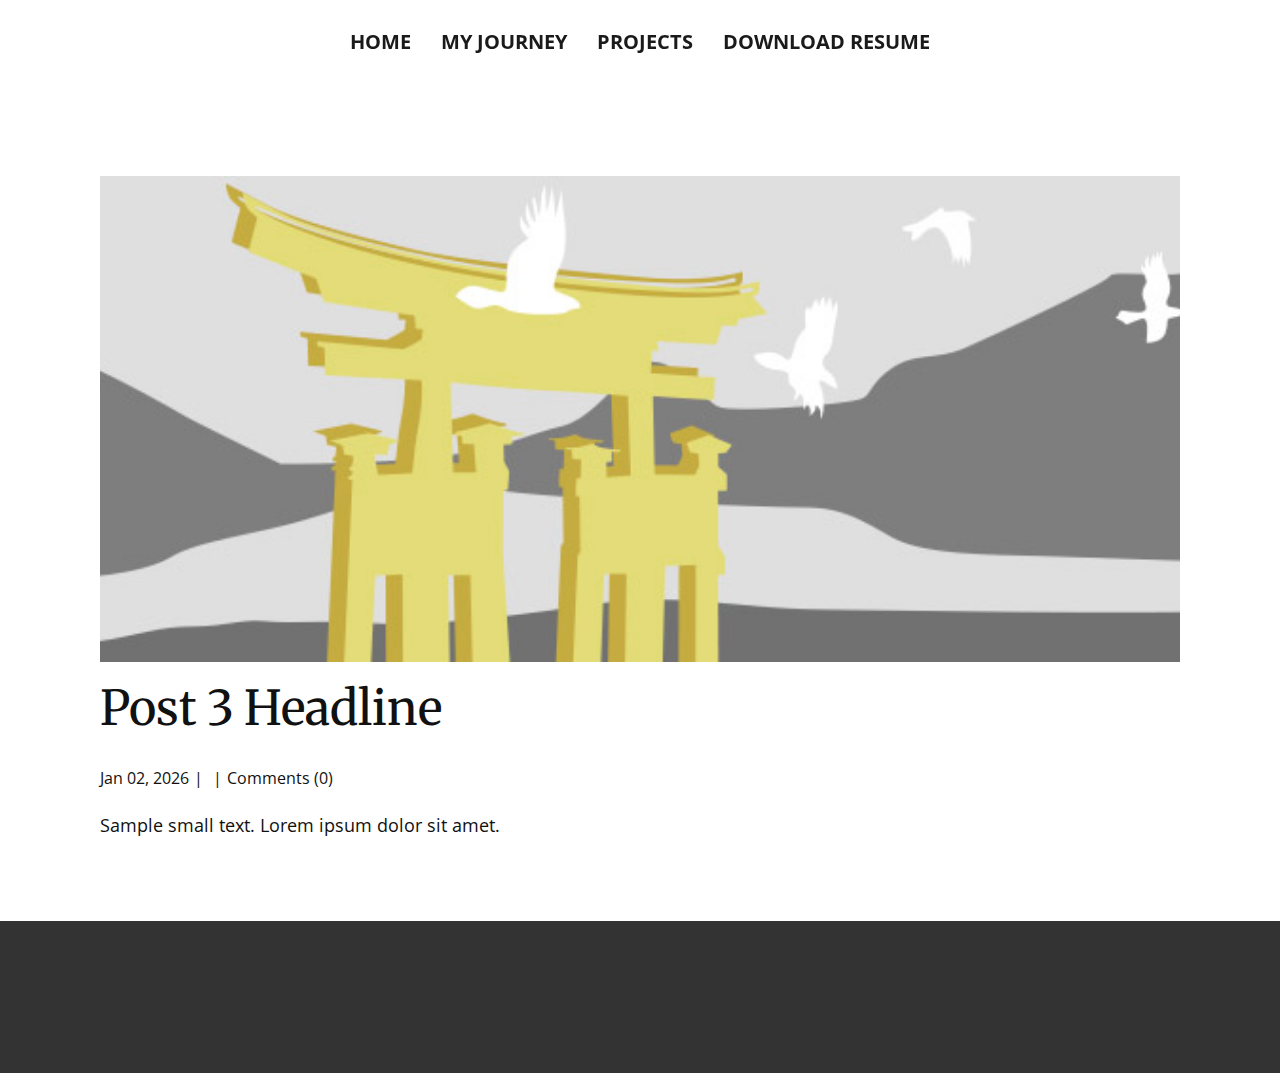
<file: blog/post-2.html>
<!DOCTYPE html>
<html style="font-size: 16px;" lang="en"><head>
    <meta name="viewport" content="width=device-width, initial-scale=1.0">
    <meta charset="utf-8">
    <meta name="keywords" content="Post 1 Headline">
    <meta name="description" content="">
    <title>Post 3 Headline</title>
    <link rel="stylesheet" href="../nicepage.css" media="screen">
<link rel="stylesheet" href="../Post-Template.css" media="screen">
    <script class="u-script" type="text/javascript" src="../jquery.js" defer=""></script>
    <script class="u-script" type="text/javascript" src="../nicepage.js" defer=""></script>
    <meta name="generator" content="Nicepage 8.1.15, nicepage.com">
    
    
    
    
    <link id="u-page-google-font" rel="stylesheet" href="https://fonts.googleapis.com/css2?display=swap&amp;family=Merriweather:ital,wght@0,300;0,400;0,500;0,600;0,700;0,800;0,900;1,300;1,400;1,500;1,600;1,700;1,800;1,900&amp;family=Open+Sans:ital,wght@0,300;0,400;0,500;0,600;0,700;0,800;1,300;1,400;1,500;1,600;1,700;1,800">
    <script type="application/ld+json">{
		"@context": "http://schema.org",
		"@type": "Organization",
		"name": ""
}</script>
    <meta name="theme-color" content="#7a9cbd">
  <meta data-intl-tel-input-cdn-path="intlTelInput/"></head>
  <body data-path-to-root="./" data-include-products="false" class="u-body u-xl-mode" data-lang="en"><header class="u-clearfix u-header" id="sec-e252" data-animation-name="" data-animation-duration="0" data-animation-delay="0" data-animation-direction=""><div class="u-clearfix u-sheet u-sheet-1">
        <nav class="u-menu u-menu-one-level u-offcanvas u-menu-1" role="navigation" data-responsive-from="MD" data-custom-animation="{&quot;animation&quot;:{&quot;XXL&quot;:{&quot;steps&quot;:[],&quot;hidden&quot;:false,&quot;start&quot;:{&quot;at&quot;:&quot;bottom&quot;,&quot;off&quot;:0},&quot;end&quot;:{&quot;at&quot;:&quot;top&quot;,&quot;off&quot;:0}},&quot;XL&quot;:{&quot;steps&quot;:[{&quot;dist&quot;:0.5,&quot;skip&quot;:0,&quot;blur&quot;:0,&quot;sticky&quot;:false,&quot;fixed&quot;:true,&quot;mx&quot;:0,&quot;my&quot;:0,&quot;op&quot;:0,&quot;rot&quot;:0,&quot;sx&quot;:1,&quot;sy&quot;:1,&quot;bgy&quot;:0}],&quot;hidden&quot;:false,&quot;start&quot;:{&quot;at&quot;:&quot;middle&quot;,&quot;off&quot;:0},&quot;end&quot;:{&quot;at&quot;:&quot;top&quot;,&quot;off&quot;:0}},&quot;LG&quot;:{&quot;steps&quot;:[],&quot;hidden&quot;:false,&quot;start&quot;:{&quot;at&quot;:&quot;bottom&quot;,&quot;off&quot;:0},&quot;end&quot;:{&quot;at&quot;:&quot;top&quot;,&quot;off&quot;:0}},&quot;MD&quot;:{&quot;steps&quot;:[],&quot;hidden&quot;:false,&quot;start&quot;:{&quot;at&quot;:&quot;bottom&quot;,&quot;off&quot;:0},&quot;end&quot;:{&quot;at&quot;:&quot;top&quot;,&quot;off&quot;:0}},&quot;SM&quot;:{&quot;steps&quot;:[],&quot;hidden&quot;:true,&quot;start&quot;:{&quot;at&quot;:&quot;bottom&quot;,&quot;off&quot;:0},&quot;end&quot;:{&quot;at&quot;:&quot;top&quot;,&quot;off&quot;:0}},&quot;XS&quot;:{&quot;steps&quot;:[],&quot;hidden&quot;:true,&quot;start&quot;:{&quot;at&quot;:&quot;bottom&quot;,&quot;off&quot;:0},&quot;end&quot;:{&quot;at&quot;:&quot;top&quot;,&quot;off&quot;:0}}},&quot;container&quot;:&quot;&quot;}">
          <div class="menu-collapse" style="font-size: 1.25rem; letter-spacing: 0px; font-weight: 700; text-transform: uppercase;">
            <a class="u-button-style u-custom-active-border-color u-custom-active-color u-custom-border u-custom-border-color u-custom-borders u-custom-color u-custom-hover-border-color u-custom-hover-color u-custom-left-right-menu-spacing u-custom-padding-bottom u-custom-text-active-color u-custom-text-color u-custom-text-hover-color u-custom-text-shadow u-custom-text-shadow-blur u-custom-text-shadow-color u-custom-text-shadow-transparency u-custom-text-shadow-x u-custom-text-shadow-y u-custom-top-bottom-menu-spacing u-hamburger-link u-nav-link u-text-active-palette-1-base u-text-hover-palette-1-light-1" href="#" tabindex="-1" aria-label="Open menu" aria-controls="1c9c">
              <svg class="u-svg-link" viewBox="0 0 24 24"><use xlink:href="#menu-hamburger"></use></svg>
              <svg class="u-svg-content" version="1.1" id="menu-hamburger" viewBox="0 0 16 16" x="0px" y="0px" xmlns:xlink="http://www.w3.org/1999/xlink" xmlns="http://www.w3.org/2000/svg"><g><rect y="1" width="16" height="2"></rect><rect y="7" width="16" height="2"></rect><rect y="13" width="16" height="2"></rect>
</g></svg>
            </a>
          </div>
          <div class="u-custom-menu u-nav-container">
            <ul role="menubar" class="u-nav u-spacing-30 u-unstyled u-nav-1" data-animation-name="fadeIn" data-animation-duration="1000" data-animation-delay="0"><li role="none" class="u-nav-item"><a role="menuitem" class="u-border-2 u-border-active-palette-1-base u-border-hover-palette-1-base u-border-no-left u-border-no-right u-border-no-top u-button-style u-nav-link u-text-active-palette-1-base u-text-grey-90 u-text-hover-grey-90" href="../" style="padding: 10px 0px;">Home</a>
</li><li role="none" class="u-nav-item"><a role="menuitem" class="u-border-2 u-border-active-palette-1-base u-border-hover-palette-1-base u-border-no-left u-border-no-right u-border-no-top u-button-style u-nav-link u-text-active-palette-1-base u-text-grey-90 u-text-hover-grey-90" href="../Journey.html" style="padding: 10px 0px;">My Journey</a>
</li><li role="none" class="u-nav-item"><a role="menuitem" class="u-border-2 u-border-active-palette-1-base u-border-hover-palette-1-base u-border-no-left u-border-no-right u-border-no-top u-button-style u-nav-link u-text-active-palette-1-base u-text-grey-90 u-text-hover-grey-90" href="../Projects.html" style="padding: 10px 0px;">Projects</a>
</li><li role="none" class="u-nav-item"><a tabindex="-1" role="menuitem" class="u-border-2 u-border-active-palette-1-base u-border-hover-palette-1-base u-border-no-left u-border-no-right u-border-no-top u-button-style u-file-link u-nav-link u-text-active-palette-1-base u-text-grey-90 u-text-hover-grey-90" href="../files/M.H.Najafi_July2025.pdf" style="padding: 10px 0px;">Download Resume</a>
</li></ul>
          </div>
          <div class="u-custom-menu u-nav-container-collapse" id="1c9c" role="region" aria-label="Menu panel">
            <div class="u-black u-container-style u-inner-container-layout u-opacity u-opacity-95 u-sidenav">
              <div class="u-inner-container-layout u-sidenav-overflow">
                <div class="u-menu-close" tabindex="-1" aria-label="Close menu"></div>
                <ul class="u-align-center u-nav u-popupmenu-items u-unstyled u-nav-2" role="menubar"><li role="none" class="u-nav-item"><a role="menuitem" class="u-button-style u-nav-link" href="../">Home</a>
</li><li role="none" class="u-nav-item"><a role="menuitem" class="u-button-style u-nav-link" href="../Journey.html">My Journey</a>
</li><li role="none" class="u-nav-item"><a role="menuitem" class="u-button-style u-nav-link" href="../Projects.html">Projects</a>
</li><li role="none" class="u-nav-item"><a tabindex="-1" role="menuitem" class="u-button-style u-file-link u-nav-link" href="../files/M.H.Najafi_July2025.pdf">Download Resume</a>
</li></ul>
              </div>
            </div>
            <div class="u-black u-menu-overlay u-opacity u-opacity-70"></div>
          </div>
          <style class="menu-style">@media (max-width: 939px) {
                    [data-responsive-from="MD"] .u-nav-container {
                        display: none;
                    }
                    [data-responsive-from="MD"] .menu-collapse {
                        display: block;
                    }
                }</style>
        </nav>
      </div></header>
    <section class="u-align-center u-clearfix u-section-1" id="block-1">
      <div class="u-clearfix u-sheet u-valign-middle-md u-valign-middle-sm u-valign-middle-xs u-sheet-1"><!--post_details--><!--post_details_options_json--><!--{"source":""}--><!--/post_details_options_json--><!--blog_post-->
        <div class="u-container-style u-expanded-width u-post-details u-post-details-1">
          <div class="u-container-layout u-valign-middle u-container-layout-1"><!--blog_post_image-->
            <img alt="" class="u-blog-control u-expanded-width u-image u-image-default u-image-1" src="../images/8ad73f3c.jpeg"><!--/blog_post_image--><!--blog_post_header-->
            <h2 class="u-blog-control u-text u-text-1">Post 3 Headline</h2><!--/blog_post_header--><!--blog_post_metadata-->
            <div class="u-blog-control u-metadata u-metadata-1"><!--blog_post_metadata_date--><span class="u-meta-date u-meta-icon">Jan 02, 2026</span><!--/blog_post_metadata_date--><!--blog_post_metadata_category--><span class="u-meta-category u-meta-icon"></span><!--/blog_post_metadata_category--><!--blog_post_metadata_comments--><span class="u-meta-comments u-meta-icon"><!--blog_post_metadata_comments_content-->Comments (0)<!--/blog_post_metadata_comments_content--></span><!--/blog_post_metadata_comments-->
            </div><!--/blog_post_metadata--><!--blog_post_content-->
            <div class="u-align-justify u-blog-control u-post-content u-text u-text-2 fr-view">
  <p>Sample small text. Lorem ipsum dolor sit amet.</p>
  </div><!--/blog_post_content-->
          </div>
        </div><!--/blog_post--><!--/post_details-->
      </div>
    </section>
    
    
    
    
    <footer class="u-align-center u-clearfix u-container-align-center u-footer u-grey-80 u-footer" id="sec-ca11"><div class="u-clearfix u-sheet u-sheet-1"></div></footer>
    <section class="u-backlink u-clearfix u-grey-80"></section>
  
</body></html>
</file>
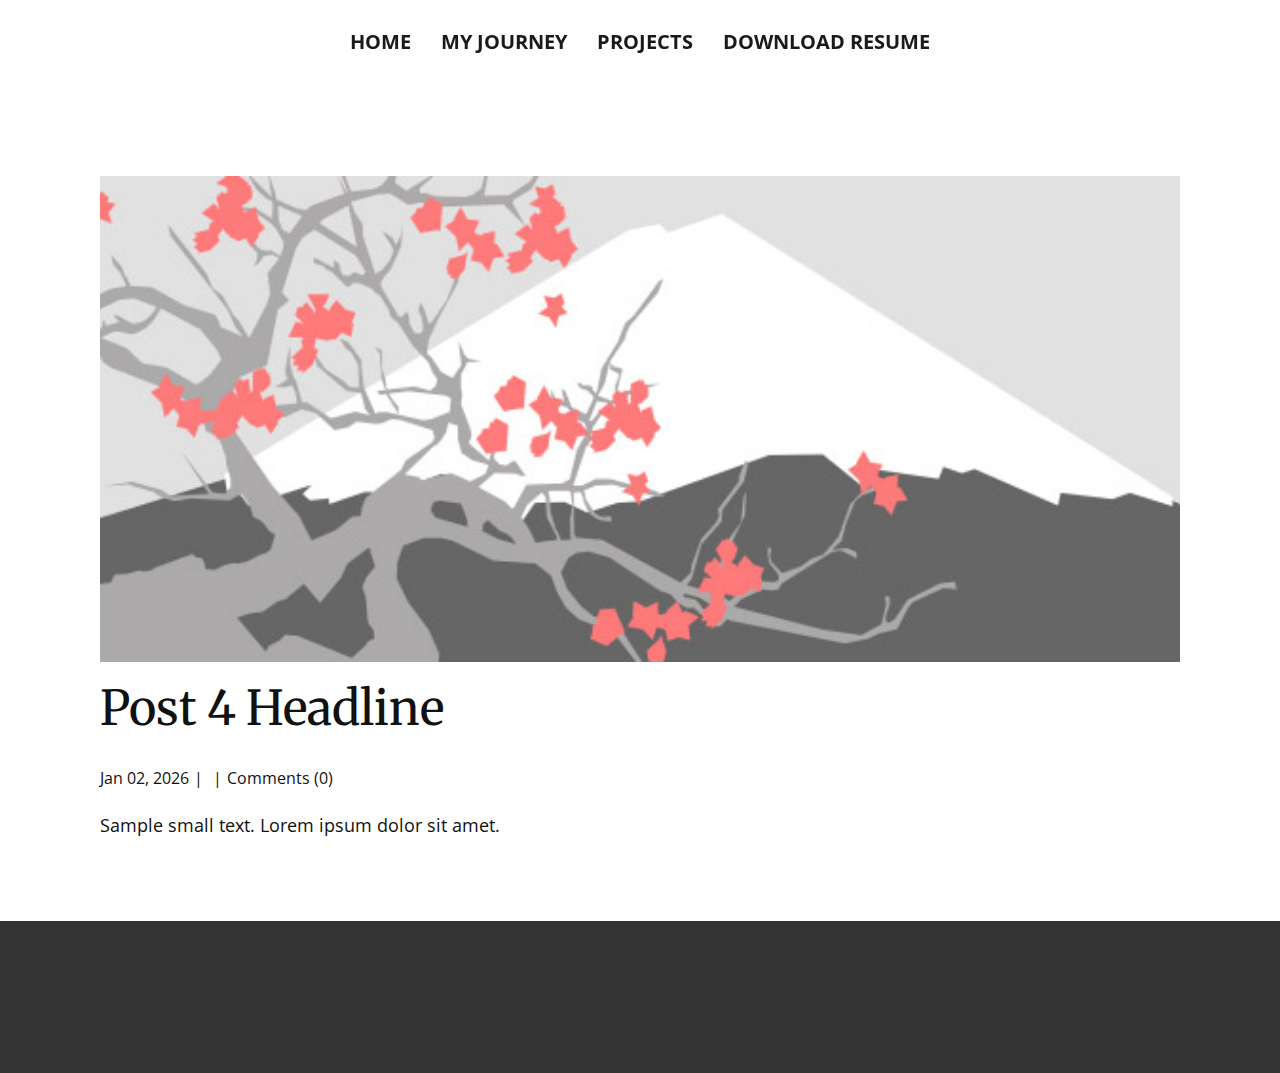
<file: blog/post-3.html>
<!DOCTYPE html>
<html style="font-size: 16px;" lang="en"><head>
    <meta name="viewport" content="width=device-width, initial-scale=1.0">
    <meta charset="utf-8">
    <meta name="keywords" content="Post 1 Headline">
    <meta name="description" content="">
    <title>Post 4 Headline</title>
    <link rel="stylesheet" href="../nicepage.css" media="screen">
<link rel="stylesheet" href="../Post-Template.css" media="screen">
    <script class="u-script" type="text/javascript" src="../jquery.js" defer=""></script>
    <script class="u-script" type="text/javascript" src="../nicepage.js" defer=""></script>
    <meta name="generator" content="Nicepage 8.1.15, nicepage.com">
    
    
    
    
    <link id="u-page-google-font" rel="stylesheet" href="https://fonts.googleapis.com/css2?display=swap&amp;family=Merriweather:ital,wght@0,300;0,400;0,500;0,600;0,700;0,800;0,900;1,300;1,400;1,500;1,600;1,700;1,800;1,900&amp;family=Open+Sans:ital,wght@0,300;0,400;0,500;0,600;0,700;0,800;1,300;1,400;1,500;1,600;1,700;1,800">
    <script type="application/ld+json">{
		"@context": "http://schema.org",
		"@type": "Organization",
		"name": ""
}</script>
    <meta name="theme-color" content="#7a9cbd">
  <meta data-intl-tel-input-cdn-path="intlTelInput/"></head>
  <body data-path-to-root="./" data-include-products="false" class="u-body u-xl-mode" data-lang="en"><header class="u-clearfix u-header" id="sec-e252" data-animation-name="" data-animation-duration="0" data-animation-delay="0" data-animation-direction=""><div class="u-clearfix u-sheet u-sheet-1">
        <nav class="u-menu u-menu-one-level u-offcanvas u-menu-1" role="navigation" data-responsive-from="MD" data-custom-animation="{&quot;animation&quot;:{&quot;XXL&quot;:{&quot;steps&quot;:[],&quot;hidden&quot;:false,&quot;start&quot;:{&quot;at&quot;:&quot;bottom&quot;,&quot;off&quot;:0},&quot;end&quot;:{&quot;at&quot;:&quot;top&quot;,&quot;off&quot;:0}},&quot;XL&quot;:{&quot;steps&quot;:[{&quot;dist&quot;:0.5,&quot;skip&quot;:0,&quot;blur&quot;:0,&quot;sticky&quot;:false,&quot;fixed&quot;:true,&quot;mx&quot;:0,&quot;my&quot;:0,&quot;op&quot;:0,&quot;rot&quot;:0,&quot;sx&quot;:1,&quot;sy&quot;:1,&quot;bgy&quot;:0}],&quot;hidden&quot;:false,&quot;start&quot;:{&quot;at&quot;:&quot;middle&quot;,&quot;off&quot;:0},&quot;end&quot;:{&quot;at&quot;:&quot;top&quot;,&quot;off&quot;:0}},&quot;LG&quot;:{&quot;steps&quot;:[],&quot;hidden&quot;:false,&quot;start&quot;:{&quot;at&quot;:&quot;bottom&quot;,&quot;off&quot;:0},&quot;end&quot;:{&quot;at&quot;:&quot;top&quot;,&quot;off&quot;:0}},&quot;MD&quot;:{&quot;steps&quot;:[],&quot;hidden&quot;:false,&quot;start&quot;:{&quot;at&quot;:&quot;bottom&quot;,&quot;off&quot;:0},&quot;end&quot;:{&quot;at&quot;:&quot;top&quot;,&quot;off&quot;:0}},&quot;SM&quot;:{&quot;steps&quot;:[],&quot;hidden&quot;:true,&quot;start&quot;:{&quot;at&quot;:&quot;bottom&quot;,&quot;off&quot;:0},&quot;end&quot;:{&quot;at&quot;:&quot;top&quot;,&quot;off&quot;:0}},&quot;XS&quot;:{&quot;steps&quot;:[],&quot;hidden&quot;:true,&quot;start&quot;:{&quot;at&quot;:&quot;bottom&quot;,&quot;off&quot;:0},&quot;end&quot;:{&quot;at&quot;:&quot;top&quot;,&quot;off&quot;:0}}},&quot;container&quot;:&quot;&quot;}">
          <div class="menu-collapse" style="font-size: 1.25rem; letter-spacing: 0px; font-weight: 700; text-transform: uppercase;">
            <a class="u-button-style u-custom-active-border-color u-custom-active-color u-custom-border u-custom-border-color u-custom-borders u-custom-color u-custom-hover-border-color u-custom-hover-color u-custom-left-right-menu-spacing u-custom-padding-bottom u-custom-text-active-color u-custom-text-color u-custom-text-hover-color u-custom-text-shadow u-custom-text-shadow-blur u-custom-text-shadow-color u-custom-text-shadow-transparency u-custom-text-shadow-x u-custom-text-shadow-y u-custom-top-bottom-menu-spacing u-hamburger-link u-nav-link u-text-active-palette-1-base u-text-hover-palette-1-light-1" href="#" tabindex="-1" aria-label="Open menu" aria-controls="1c9c">
              <svg class="u-svg-link" viewBox="0 0 24 24"><use xlink:href="#menu-hamburger"></use></svg>
              <svg class="u-svg-content" version="1.1" id="menu-hamburger" viewBox="0 0 16 16" x="0px" y="0px" xmlns:xlink="http://www.w3.org/1999/xlink" xmlns="http://www.w3.org/2000/svg"><g><rect y="1" width="16" height="2"></rect><rect y="7" width="16" height="2"></rect><rect y="13" width="16" height="2"></rect>
</g></svg>
            </a>
          </div>
          <div class="u-custom-menu u-nav-container">
            <ul role="menubar" class="u-nav u-spacing-30 u-unstyled u-nav-1" data-animation-name="fadeIn" data-animation-duration="1000" data-animation-delay="0"><li role="none" class="u-nav-item"><a role="menuitem" class="u-border-2 u-border-active-palette-1-base u-border-hover-palette-1-base u-border-no-left u-border-no-right u-border-no-top u-button-style u-nav-link u-text-active-palette-1-base u-text-grey-90 u-text-hover-grey-90" href="../" style="padding: 10px 0px;">Home</a>
</li><li role="none" class="u-nav-item"><a role="menuitem" class="u-border-2 u-border-active-palette-1-base u-border-hover-palette-1-base u-border-no-left u-border-no-right u-border-no-top u-button-style u-nav-link u-text-active-palette-1-base u-text-grey-90 u-text-hover-grey-90" href="../Journey.html" style="padding: 10px 0px;">My Journey</a>
</li><li role="none" class="u-nav-item"><a role="menuitem" class="u-border-2 u-border-active-palette-1-base u-border-hover-palette-1-base u-border-no-left u-border-no-right u-border-no-top u-button-style u-nav-link u-text-active-palette-1-base u-text-grey-90 u-text-hover-grey-90" href="../Projects.html" style="padding: 10px 0px;">Projects</a>
</li><li role="none" class="u-nav-item"><a tabindex="-1" role="menuitem" class="u-border-2 u-border-active-palette-1-base u-border-hover-palette-1-base u-border-no-left u-border-no-right u-border-no-top u-button-style u-file-link u-nav-link u-text-active-palette-1-base u-text-grey-90 u-text-hover-grey-90" href="../files/M.H.Najafi_July2025.pdf" style="padding: 10px 0px;">Download Resume</a>
</li></ul>
          </div>
          <div class="u-custom-menu u-nav-container-collapse" id="1c9c" role="region" aria-label="Menu panel">
            <div class="u-black u-container-style u-inner-container-layout u-opacity u-opacity-95 u-sidenav">
              <div class="u-inner-container-layout u-sidenav-overflow">
                <div class="u-menu-close" tabindex="-1" aria-label="Close menu"></div>
                <ul class="u-align-center u-nav u-popupmenu-items u-unstyled u-nav-2" role="menubar"><li role="none" class="u-nav-item"><a role="menuitem" class="u-button-style u-nav-link" href="../">Home</a>
</li><li role="none" class="u-nav-item"><a role="menuitem" class="u-button-style u-nav-link" href="../Journey.html">My Journey</a>
</li><li role="none" class="u-nav-item"><a role="menuitem" class="u-button-style u-nav-link" href="../Projects.html">Projects</a>
</li><li role="none" class="u-nav-item"><a tabindex="-1" role="menuitem" class="u-button-style u-file-link u-nav-link" href="../files/M.H.Najafi_July2025.pdf">Download Resume</a>
</li></ul>
              </div>
            </div>
            <div class="u-black u-menu-overlay u-opacity u-opacity-70"></div>
          </div>
          <style class="menu-style">@media (max-width: 939px) {
                    [data-responsive-from="MD"] .u-nav-container {
                        display: none;
                    }
                    [data-responsive-from="MD"] .menu-collapse {
                        display: block;
                    }
                }</style>
        </nav>
      </div></header>
    <section class="u-align-center u-clearfix u-section-1" id="block-1">
      <div class="u-clearfix u-sheet u-valign-middle-md u-valign-middle-sm u-valign-middle-xs u-sheet-1"><!--post_details--><!--post_details_options_json--><!--{"source":""}--><!--/post_details_options_json--><!--blog_post-->
        <div class="u-container-style u-expanded-width u-post-details u-post-details-1">
          <div class="u-container-layout u-valign-middle u-container-layout-1"><!--blog_post_image-->
            <img alt="" class="u-blog-control u-expanded-width u-image u-image-default u-image-1" src="../images/0fd3416c.jpeg"><!--/blog_post_image--><!--blog_post_header-->
            <h2 class="u-blog-control u-text u-text-1">Post 4 Headline</h2><!--/blog_post_header--><!--blog_post_metadata-->
            <div class="u-blog-control u-metadata u-metadata-1"><!--blog_post_metadata_date--><span class="u-meta-date u-meta-icon">Jan 02, 2026</span><!--/blog_post_metadata_date--><!--blog_post_metadata_category--><span class="u-meta-category u-meta-icon"></span><!--/blog_post_metadata_category--><!--blog_post_metadata_comments--><span class="u-meta-comments u-meta-icon"><!--blog_post_metadata_comments_content-->Comments (0)<!--/blog_post_metadata_comments_content--></span><!--/blog_post_metadata_comments-->
            </div><!--/blog_post_metadata--><!--blog_post_content-->
            <div class="u-align-justify u-blog-control u-post-content u-text u-text-2 fr-view">
  <p>Sample small text. Lorem ipsum dolor sit amet.</p>
  </div><!--/blog_post_content-->
          </div>
        </div><!--/blog_post--><!--/post_details-->
      </div>
    </section>
    
    
    
    
    <footer class="u-align-center u-clearfix u-container-align-center u-footer u-grey-80 u-footer" id="sec-ca11"><div class="u-clearfix u-sheet u-sheet-1"></div></footer>
    <section class="u-backlink u-clearfix u-grey-80"></section>
  
</body></html>
</file>
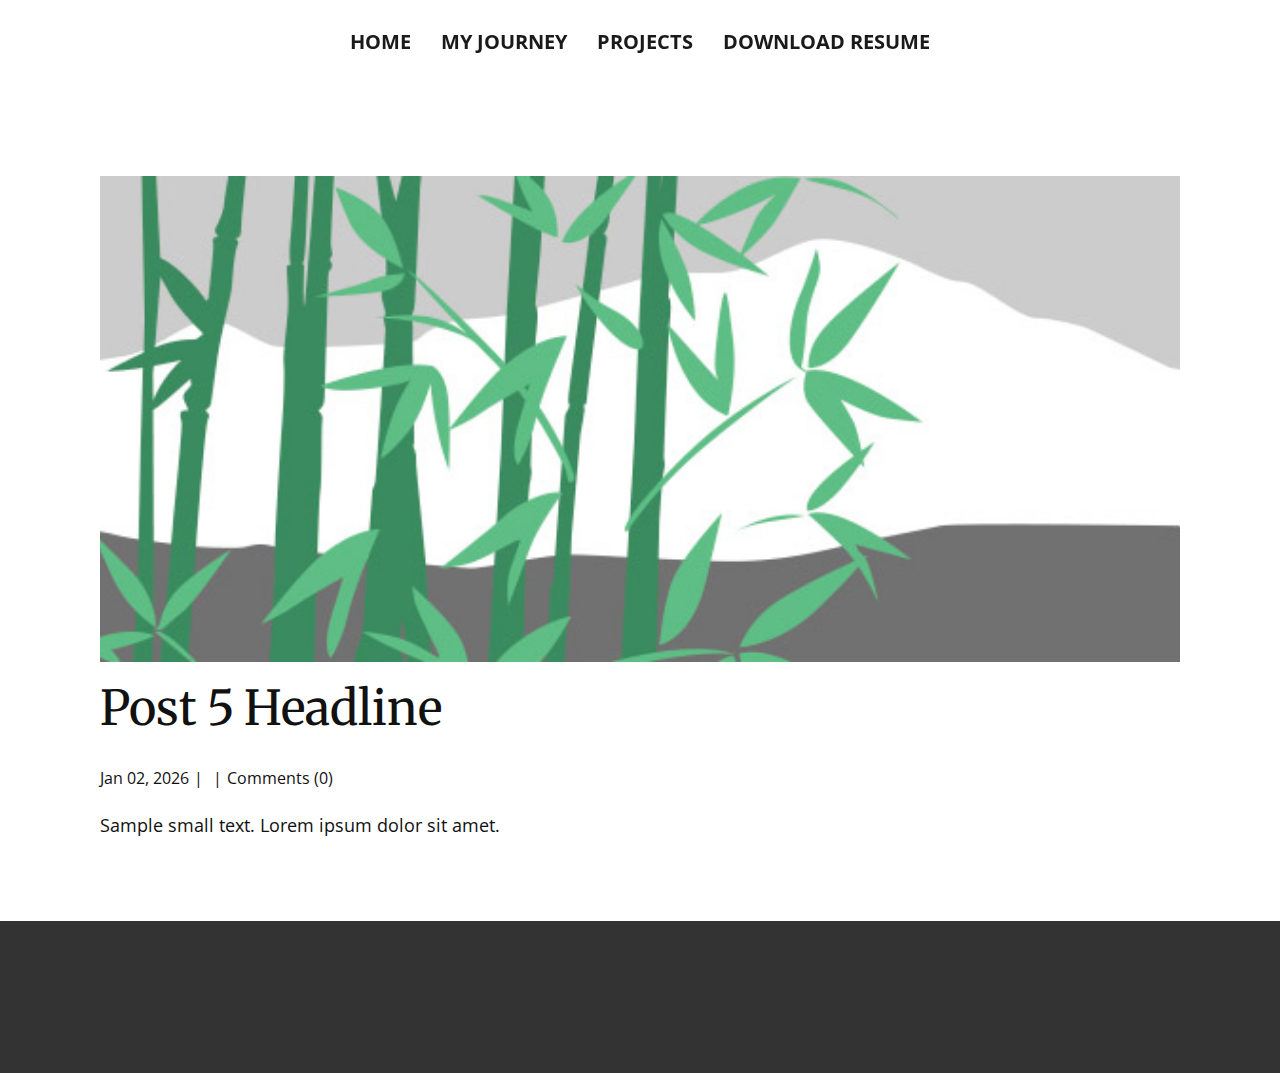
<file: blog/post-4.html>
<!DOCTYPE html>
<html style="font-size: 16px;" lang="en"><head>
    <meta name="viewport" content="width=device-width, initial-scale=1.0">
    <meta charset="utf-8">
    <meta name="keywords" content="Post 1 Headline">
    <meta name="description" content="">
    <title>Post 5 Headline</title>
    <link rel="stylesheet" href="../nicepage.css" media="screen">
<link rel="stylesheet" href="../Post-Template.css" media="screen">
    <script class="u-script" type="text/javascript" src="../jquery.js" defer=""></script>
    <script class="u-script" type="text/javascript" src="../nicepage.js" defer=""></script>
    <meta name="generator" content="Nicepage 8.1.15, nicepage.com">
    
    
    
    
    <link id="u-page-google-font" rel="stylesheet" href="https://fonts.googleapis.com/css2?display=swap&amp;family=Merriweather:ital,wght@0,300;0,400;0,500;0,600;0,700;0,800;0,900;1,300;1,400;1,500;1,600;1,700;1,800;1,900&amp;family=Open+Sans:ital,wght@0,300;0,400;0,500;0,600;0,700;0,800;1,300;1,400;1,500;1,600;1,700;1,800">
    <script type="application/ld+json">{
		"@context": "http://schema.org",
		"@type": "Organization",
		"name": ""
}</script>
    <meta name="theme-color" content="#7a9cbd">
  <meta data-intl-tel-input-cdn-path="intlTelInput/"></head>
  <body data-path-to-root="./" data-include-products="false" class="u-body u-xl-mode" data-lang="en"><header class="u-clearfix u-header" id="sec-e252" data-animation-name="" data-animation-duration="0" data-animation-delay="0" data-animation-direction=""><div class="u-clearfix u-sheet u-sheet-1">
        <nav class="u-menu u-menu-one-level u-offcanvas u-menu-1" role="navigation" data-responsive-from="MD" data-custom-animation="{&quot;animation&quot;:{&quot;XXL&quot;:{&quot;steps&quot;:[],&quot;hidden&quot;:false,&quot;start&quot;:{&quot;at&quot;:&quot;bottom&quot;,&quot;off&quot;:0},&quot;end&quot;:{&quot;at&quot;:&quot;top&quot;,&quot;off&quot;:0}},&quot;XL&quot;:{&quot;steps&quot;:[{&quot;dist&quot;:0.5,&quot;skip&quot;:0,&quot;blur&quot;:0,&quot;sticky&quot;:false,&quot;fixed&quot;:true,&quot;mx&quot;:0,&quot;my&quot;:0,&quot;op&quot;:0,&quot;rot&quot;:0,&quot;sx&quot;:1,&quot;sy&quot;:1,&quot;bgy&quot;:0}],&quot;hidden&quot;:false,&quot;start&quot;:{&quot;at&quot;:&quot;middle&quot;,&quot;off&quot;:0},&quot;end&quot;:{&quot;at&quot;:&quot;top&quot;,&quot;off&quot;:0}},&quot;LG&quot;:{&quot;steps&quot;:[],&quot;hidden&quot;:false,&quot;start&quot;:{&quot;at&quot;:&quot;bottom&quot;,&quot;off&quot;:0},&quot;end&quot;:{&quot;at&quot;:&quot;top&quot;,&quot;off&quot;:0}},&quot;MD&quot;:{&quot;steps&quot;:[],&quot;hidden&quot;:false,&quot;start&quot;:{&quot;at&quot;:&quot;bottom&quot;,&quot;off&quot;:0},&quot;end&quot;:{&quot;at&quot;:&quot;top&quot;,&quot;off&quot;:0}},&quot;SM&quot;:{&quot;steps&quot;:[],&quot;hidden&quot;:true,&quot;start&quot;:{&quot;at&quot;:&quot;bottom&quot;,&quot;off&quot;:0},&quot;end&quot;:{&quot;at&quot;:&quot;top&quot;,&quot;off&quot;:0}},&quot;XS&quot;:{&quot;steps&quot;:[],&quot;hidden&quot;:true,&quot;start&quot;:{&quot;at&quot;:&quot;bottom&quot;,&quot;off&quot;:0},&quot;end&quot;:{&quot;at&quot;:&quot;top&quot;,&quot;off&quot;:0}}},&quot;container&quot;:&quot;&quot;}">
          <div class="menu-collapse" style="font-size: 1.25rem; letter-spacing: 0px; font-weight: 700; text-transform: uppercase;">
            <a class="u-button-style u-custom-active-border-color u-custom-active-color u-custom-border u-custom-border-color u-custom-borders u-custom-color u-custom-hover-border-color u-custom-hover-color u-custom-left-right-menu-spacing u-custom-padding-bottom u-custom-text-active-color u-custom-text-color u-custom-text-hover-color u-custom-text-shadow u-custom-text-shadow-blur u-custom-text-shadow-color u-custom-text-shadow-transparency u-custom-text-shadow-x u-custom-text-shadow-y u-custom-top-bottom-menu-spacing u-hamburger-link u-nav-link u-text-active-palette-1-base u-text-hover-palette-1-light-1" href="#" tabindex="-1" aria-label="Open menu" aria-controls="1c9c">
              <svg class="u-svg-link" viewBox="0 0 24 24"><use xlink:href="#menu-hamburger"></use></svg>
              <svg class="u-svg-content" version="1.1" id="menu-hamburger" viewBox="0 0 16 16" x="0px" y="0px" xmlns:xlink="http://www.w3.org/1999/xlink" xmlns="http://www.w3.org/2000/svg"><g><rect y="1" width="16" height="2"></rect><rect y="7" width="16" height="2"></rect><rect y="13" width="16" height="2"></rect>
</g></svg>
            </a>
          </div>
          <div class="u-custom-menu u-nav-container">
            <ul role="menubar" class="u-nav u-spacing-30 u-unstyled u-nav-1" data-animation-name="fadeIn" data-animation-duration="1000" data-animation-delay="0"><li role="none" class="u-nav-item"><a role="menuitem" class="u-border-2 u-border-active-palette-1-base u-border-hover-palette-1-base u-border-no-left u-border-no-right u-border-no-top u-button-style u-nav-link u-text-active-palette-1-base u-text-grey-90 u-text-hover-grey-90" href="../" style="padding: 10px 0px;">Home</a>
</li><li role="none" class="u-nav-item"><a role="menuitem" class="u-border-2 u-border-active-palette-1-base u-border-hover-palette-1-base u-border-no-left u-border-no-right u-border-no-top u-button-style u-nav-link u-text-active-palette-1-base u-text-grey-90 u-text-hover-grey-90" href="../Journey.html" style="padding: 10px 0px;">My Journey</a>
</li><li role="none" class="u-nav-item"><a role="menuitem" class="u-border-2 u-border-active-palette-1-base u-border-hover-palette-1-base u-border-no-left u-border-no-right u-border-no-top u-button-style u-nav-link u-text-active-palette-1-base u-text-grey-90 u-text-hover-grey-90" href="../Projects.html" style="padding: 10px 0px;">Projects</a>
</li><li role="none" class="u-nav-item"><a tabindex="-1" role="menuitem" class="u-border-2 u-border-active-palette-1-base u-border-hover-palette-1-base u-border-no-left u-border-no-right u-border-no-top u-button-style u-file-link u-nav-link u-text-active-palette-1-base u-text-grey-90 u-text-hover-grey-90" href="../files/M.H.Najafi_July2025.pdf" style="padding: 10px 0px;">Download Resume</a>
</li></ul>
          </div>
          <div class="u-custom-menu u-nav-container-collapse" id="1c9c" role="region" aria-label="Menu panel">
            <div class="u-black u-container-style u-inner-container-layout u-opacity u-opacity-95 u-sidenav">
              <div class="u-inner-container-layout u-sidenav-overflow">
                <div class="u-menu-close" tabindex="-1" aria-label="Close menu"></div>
                <ul class="u-align-center u-nav u-popupmenu-items u-unstyled u-nav-2" role="menubar"><li role="none" class="u-nav-item"><a role="menuitem" class="u-button-style u-nav-link" href="../">Home</a>
</li><li role="none" class="u-nav-item"><a role="menuitem" class="u-button-style u-nav-link" href="../Journey.html">My Journey</a>
</li><li role="none" class="u-nav-item"><a role="menuitem" class="u-button-style u-nav-link" href="../Projects.html">Projects</a>
</li><li role="none" class="u-nav-item"><a tabindex="-1" role="menuitem" class="u-button-style u-file-link u-nav-link" href="../files/M.H.Najafi_July2025.pdf">Download Resume</a>
</li></ul>
              </div>
            </div>
            <div class="u-black u-menu-overlay u-opacity u-opacity-70"></div>
          </div>
          <style class="menu-style">@media (max-width: 939px) {
                    [data-responsive-from="MD"] .u-nav-container {
                        display: none;
                    }
                    [data-responsive-from="MD"] .menu-collapse {
                        display: block;
                    }
                }</style>
        </nav>
      </div></header>
    <section class="u-align-center u-clearfix u-section-1" id="block-1">
      <div class="u-clearfix u-sheet u-valign-middle-md u-valign-middle-sm u-valign-middle-xs u-sheet-1"><!--post_details--><!--post_details_options_json--><!--{"source":""}--><!--/post_details_options_json--><!--blog_post-->
        <div class="u-container-style u-expanded-width u-post-details u-post-details-1">
          <div class="u-container-layout u-valign-middle u-container-layout-1"><!--blog_post_image-->
            <img alt="" class="u-blog-control u-expanded-width u-image u-image-default u-image-1" src="../images/68f64b9d.jpeg"><!--/blog_post_image--><!--blog_post_header-->
            <h2 class="u-blog-control u-text u-text-1">Post 5 Headline</h2><!--/blog_post_header--><!--blog_post_metadata-->
            <div class="u-blog-control u-metadata u-metadata-1"><!--blog_post_metadata_date--><span class="u-meta-date u-meta-icon">Jan 02, 2026</span><!--/blog_post_metadata_date--><!--blog_post_metadata_category--><span class="u-meta-category u-meta-icon"></span><!--/blog_post_metadata_category--><!--blog_post_metadata_comments--><span class="u-meta-comments u-meta-icon"><!--blog_post_metadata_comments_content-->Comments (0)<!--/blog_post_metadata_comments_content--></span><!--/blog_post_metadata_comments-->
            </div><!--/blog_post_metadata--><!--blog_post_content-->
            <div class="u-align-justify u-blog-control u-post-content u-text u-text-2 fr-view">
  <p>Sample small text. Lorem ipsum dolor sit amet.</p>
  </div><!--/blog_post_content-->
          </div>
        </div><!--/blog_post--><!--/post_details-->
      </div>
    </section>
    
    
    
    
    <footer class="u-align-center u-clearfix u-container-align-center u-footer u-grey-80 u-footer" id="sec-ca11"><div class="u-clearfix u-sheet u-sheet-1"></div></footer>
    <section class="u-backlink u-clearfix u-grey-80"></section>
  
</body></html>
</file>
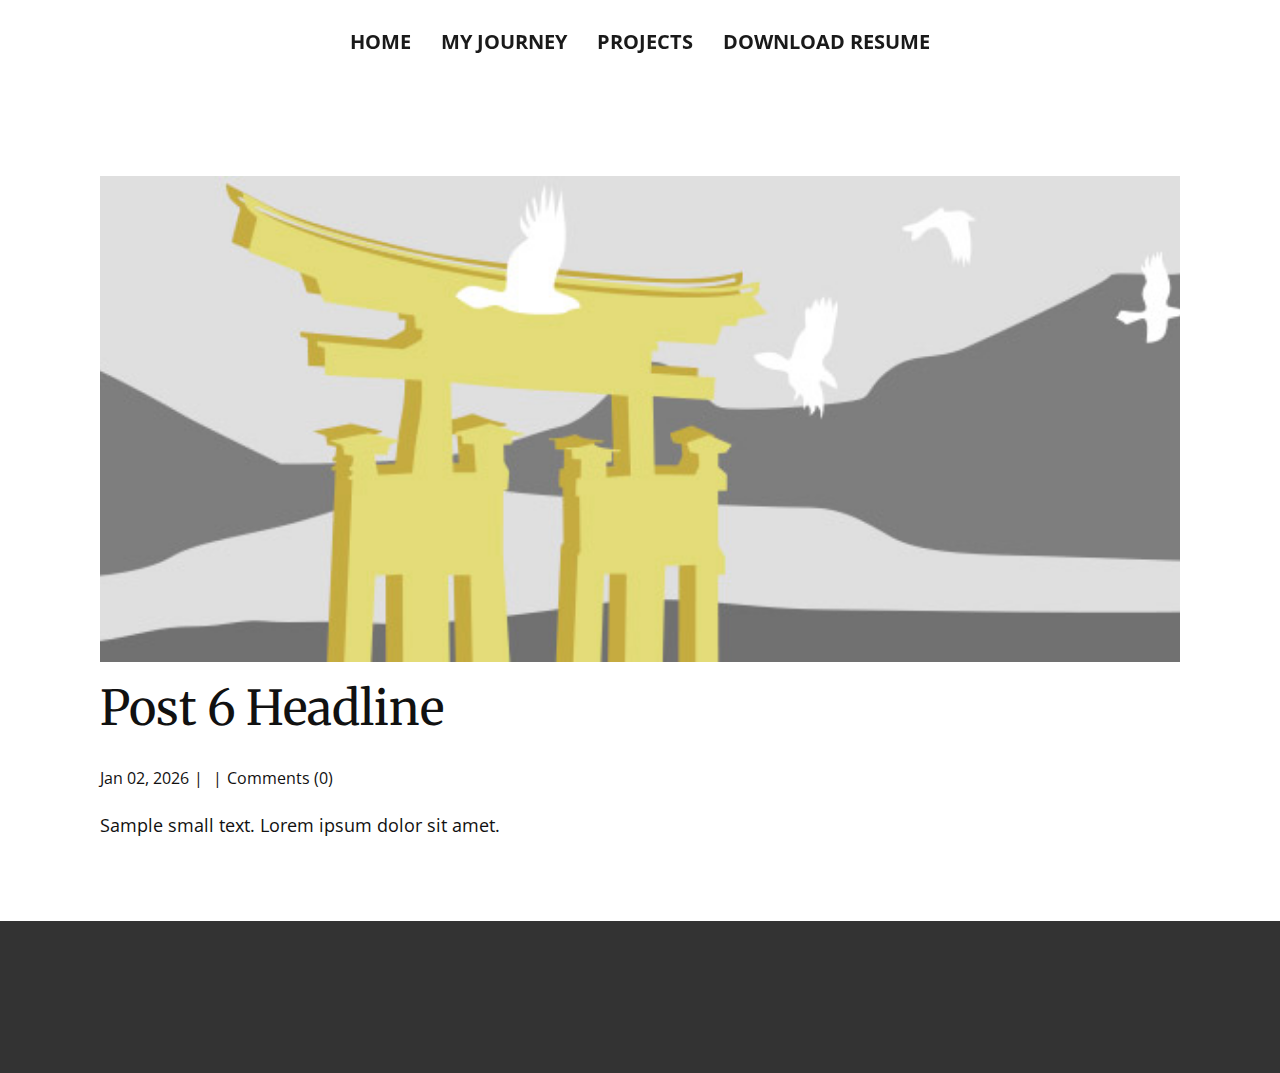
<file: blog/post-5.html>
<!DOCTYPE html>
<html style="font-size: 16px;" lang="en"><head>
    <meta name="viewport" content="width=device-width, initial-scale=1.0">
    <meta charset="utf-8">
    <meta name="keywords" content="Post 1 Headline">
    <meta name="description" content="">
    <title>Post 6 Headline</title>
    <link rel="stylesheet" href="../nicepage.css" media="screen">
<link rel="stylesheet" href="../Post-Template.css" media="screen">
    <script class="u-script" type="text/javascript" src="../jquery.js" defer=""></script>
    <script class="u-script" type="text/javascript" src="../nicepage.js" defer=""></script>
    <meta name="generator" content="Nicepage 8.1.15, nicepage.com">
    
    
    
    
    <link id="u-page-google-font" rel="stylesheet" href="https://fonts.googleapis.com/css2?display=swap&amp;family=Merriweather:ital,wght@0,300;0,400;0,500;0,600;0,700;0,800;0,900;1,300;1,400;1,500;1,600;1,700;1,800;1,900&amp;family=Open+Sans:ital,wght@0,300;0,400;0,500;0,600;0,700;0,800;1,300;1,400;1,500;1,600;1,700;1,800">
    <script type="application/ld+json">{
		"@context": "http://schema.org",
		"@type": "Organization",
		"name": ""
}</script>
    <meta name="theme-color" content="#7a9cbd">
  <meta data-intl-tel-input-cdn-path="intlTelInput/"></head>
  <body data-path-to-root="./" data-include-products="false" class="u-body u-xl-mode" data-lang="en"><header class="u-clearfix u-header" id="sec-e252" data-animation-name="" data-animation-duration="0" data-animation-delay="0" data-animation-direction=""><div class="u-clearfix u-sheet u-sheet-1">
        <nav class="u-menu u-menu-one-level u-offcanvas u-menu-1" role="navigation" data-responsive-from="MD" data-custom-animation="{&quot;animation&quot;:{&quot;XXL&quot;:{&quot;steps&quot;:[],&quot;hidden&quot;:false,&quot;start&quot;:{&quot;at&quot;:&quot;bottom&quot;,&quot;off&quot;:0},&quot;end&quot;:{&quot;at&quot;:&quot;top&quot;,&quot;off&quot;:0}},&quot;XL&quot;:{&quot;steps&quot;:[{&quot;dist&quot;:0.5,&quot;skip&quot;:0,&quot;blur&quot;:0,&quot;sticky&quot;:false,&quot;fixed&quot;:true,&quot;mx&quot;:0,&quot;my&quot;:0,&quot;op&quot;:0,&quot;rot&quot;:0,&quot;sx&quot;:1,&quot;sy&quot;:1,&quot;bgy&quot;:0}],&quot;hidden&quot;:false,&quot;start&quot;:{&quot;at&quot;:&quot;middle&quot;,&quot;off&quot;:0},&quot;end&quot;:{&quot;at&quot;:&quot;top&quot;,&quot;off&quot;:0}},&quot;LG&quot;:{&quot;steps&quot;:[],&quot;hidden&quot;:false,&quot;start&quot;:{&quot;at&quot;:&quot;bottom&quot;,&quot;off&quot;:0},&quot;end&quot;:{&quot;at&quot;:&quot;top&quot;,&quot;off&quot;:0}},&quot;MD&quot;:{&quot;steps&quot;:[],&quot;hidden&quot;:false,&quot;start&quot;:{&quot;at&quot;:&quot;bottom&quot;,&quot;off&quot;:0},&quot;end&quot;:{&quot;at&quot;:&quot;top&quot;,&quot;off&quot;:0}},&quot;SM&quot;:{&quot;steps&quot;:[],&quot;hidden&quot;:true,&quot;start&quot;:{&quot;at&quot;:&quot;bottom&quot;,&quot;off&quot;:0},&quot;end&quot;:{&quot;at&quot;:&quot;top&quot;,&quot;off&quot;:0}},&quot;XS&quot;:{&quot;steps&quot;:[],&quot;hidden&quot;:true,&quot;start&quot;:{&quot;at&quot;:&quot;bottom&quot;,&quot;off&quot;:0},&quot;end&quot;:{&quot;at&quot;:&quot;top&quot;,&quot;off&quot;:0}}},&quot;container&quot;:&quot;&quot;}">
          <div class="menu-collapse" style="font-size: 1.25rem; letter-spacing: 0px; font-weight: 700; text-transform: uppercase;">
            <a class="u-button-style u-custom-active-border-color u-custom-active-color u-custom-border u-custom-border-color u-custom-borders u-custom-color u-custom-hover-border-color u-custom-hover-color u-custom-left-right-menu-spacing u-custom-padding-bottom u-custom-text-active-color u-custom-text-color u-custom-text-hover-color u-custom-text-shadow u-custom-text-shadow-blur u-custom-text-shadow-color u-custom-text-shadow-transparency u-custom-text-shadow-x u-custom-text-shadow-y u-custom-top-bottom-menu-spacing u-hamburger-link u-nav-link u-text-active-palette-1-base u-text-hover-palette-1-light-1" href="#" tabindex="-1" aria-label="Open menu" aria-controls="1c9c">
              <svg class="u-svg-link" viewBox="0 0 24 24"><use xlink:href="#menu-hamburger"></use></svg>
              <svg class="u-svg-content" version="1.1" id="menu-hamburger" viewBox="0 0 16 16" x="0px" y="0px" xmlns:xlink="http://www.w3.org/1999/xlink" xmlns="http://www.w3.org/2000/svg"><g><rect y="1" width="16" height="2"></rect><rect y="7" width="16" height="2"></rect><rect y="13" width="16" height="2"></rect>
</g></svg>
            </a>
          </div>
          <div class="u-custom-menu u-nav-container">
            <ul role="menubar" class="u-nav u-spacing-30 u-unstyled u-nav-1" data-animation-name="fadeIn" data-animation-duration="1000" data-animation-delay="0"><li role="none" class="u-nav-item"><a role="menuitem" class="u-border-2 u-border-active-palette-1-base u-border-hover-palette-1-base u-border-no-left u-border-no-right u-border-no-top u-button-style u-nav-link u-text-active-palette-1-base u-text-grey-90 u-text-hover-grey-90" href="../" style="padding: 10px 0px;">Home</a>
</li><li role="none" class="u-nav-item"><a role="menuitem" class="u-border-2 u-border-active-palette-1-base u-border-hover-palette-1-base u-border-no-left u-border-no-right u-border-no-top u-button-style u-nav-link u-text-active-palette-1-base u-text-grey-90 u-text-hover-grey-90" href="../Journey.html" style="padding: 10px 0px;">My Journey</a>
</li><li role="none" class="u-nav-item"><a role="menuitem" class="u-border-2 u-border-active-palette-1-base u-border-hover-palette-1-base u-border-no-left u-border-no-right u-border-no-top u-button-style u-nav-link u-text-active-palette-1-base u-text-grey-90 u-text-hover-grey-90" href="../Projects.html" style="padding: 10px 0px;">Projects</a>
</li><li role="none" class="u-nav-item"><a tabindex="-1" role="menuitem" class="u-border-2 u-border-active-palette-1-base u-border-hover-palette-1-base u-border-no-left u-border-no-right u-border-no-top u-button-style u-file-link u-nav-link u-text-active-palette-1-base u-text-grey-90 u-text-hover-grey-90" href="../files/M.H.Najafi_July2025.pdf" style="padding: 10px 0px;">Download Resume</a>
</li></ul>
          </div>
          <div class="u-custom-menu u-nav-container-collapse" id="1c9c" role="region" aria-label="Menu panel">
            <div class="u-black u-container-style u-inner-container-layout u-opacity u-opacity-95 u-sidenav">
              <div class="u-inner-container-layout u-sidenav-overflow">
                <div class="u-menu-close" tabindex="-1" aria-label="Close menu"></div>
                <ul class="u-align-center u-nav u-popupmenu-items u-unstyled u-nav-2" role="menubar"><li role="none" class="u-nav-item"><a role="menuitem" class="u-button-style u-nav-link" href="../">Home</a>
</li><li role="none" class="u-nav-item"><a role="menuitem" class="u-button-style u-nav-link" href="../Journey.html">My Journey</a>
</li><li role="none" class="u-nav-item"><a role="menuitem" class="u-button-style u-nav-link" href="../Projects.html">Projects</a>
</li><li role="none" class="u-nav-item"><a tabindex="-1" role="menuitem" class="u-button-style u-file-link u-nav-link" href="../files/M.H.Najafi_July2025.pdf">Download Resume</a>
</li></ul>
              </div>
            </div>
            <div class="u-black u-menu-overlay u-opacity u-opacity-70"></div>
          </div>
          <style class="menu-style">@media (max-width: 939px) {
                    [data-responsive-from="MD"] .u-nav-container {
                        display: none;
                    }
                    [data-responsive-from="MD"] .menu-collapse {
                        display: block;
                    }
                }</style>
        </nav>
      </div></header>
    <section class="u-align-center u-clearfix u-section-1" id="block-1">
      <div class="u-clearfix u-sheet u-valign-middle-md u-valign-middle-sm u-valign-middle-xs u-sheet-1"><!--post_details--><!--post_details_options_json--><!--{"source":""}--><!--/post_details_options_json--><!--blog_post-->
        <div class="u-container-style u-expanded-width u-post-details u-post-details-1">
          <div class="u-container-layout u-valign-middle u-container-layout-1"><!--blog_post_image-->
            <img alt="" class="u-blog-control u-expanded-width u-image u-image-default u-image-1" src="../images/8ad73f3c.jpeg"><!--/blog_post_image--><!--blog_post_header-->
            <h2 class="u-blog-control u-text u-text-1">Post 6 Headline</h2><!--/blog_post_header--><!--blog_post_metadata-->
            <div class="u-blog-control u-metadata u-metadata-1"><!--blog_post_metadata_date--><span class="u-meta-date u-meta-icon">Jan 02, 2026</span><!--/blog_post_metadata_date--><!--blog_post_metadata_category--><span class="u-meta-category u-meta-icon"></span><!--/blog_post_metadata_category--><!--blog_post_metadata_comments--><span class="u-meta-comments u-meta-icon"><!--blog_post_metadata_comments_content-->Comments (0)<!--/blog_post_metadata_comments_content--></span><!--/blog_post_metadata_comments-->
            </div><!--/blog_post_metadata--><!--blog_post_content-->
            <div class="u-align-justify u-blog-control u-post-content u-text u-text-2 fr-view">
  <p>Sample small text. Lorem ipsum dolor sit amet.</p>
  </div><!--/blog_post_content-->
          </div>
        </div><!--/blog_post--><!--/post_details-->
      </div>
    </section>
    
    
    
    
    <footer class="u-align-center u-clearfix u-container-align-center u-footer u-grey-80 u-footer" id="sec-ca11"><div class="u-clearfix u-sheet u-sheet-1"></div></footer>
    <section class="u-backlink u-clearfix u-grey-80"></section>
  
</body></html>
</file>
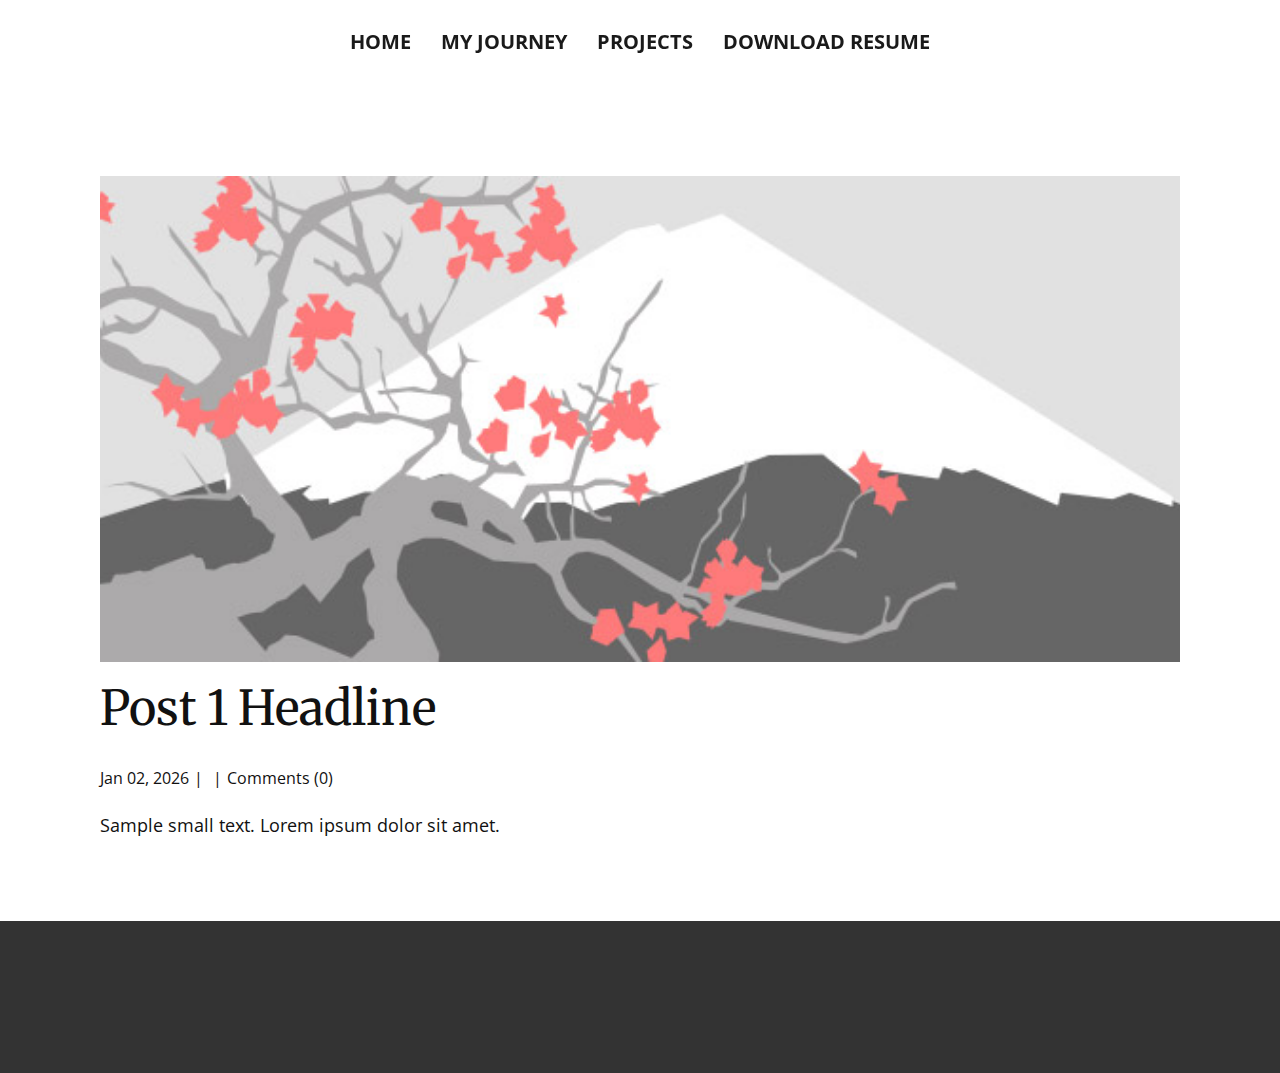
<file: blog/post.html>
<!DOCTYPE html>
<html style="font-size: 16px;" lang="en"><head>
    <meta name="viewport" content="width=device-width, initial-scale=1.0">
    <meta charset="utf-8">
    <meta name="keywords" content="Post 1 Headline">
    <meta name="description" content="">
    <title>Post 1 Headline</title>
    <link rel="stylesheet" href="../nicepage.css" media="screen">
<link rel="stylesheet" href="../Post-Template.css" media="screen">
    <script class="u-script" type="text/javascript" src="../jquery.js" defer=""></script>
    <script class="u-script" type="text/javascript" src="../nicepage.js" defer=""></script>
    <meta name="generator" content="Nicepage 8.1.15, nicepage.com">
    
    
    
    
    <link id="u-page-google-font" rel="stylesheet" href="https://fonts.googleapis.com/css2?display=swap&amp;family=Merriweather:ital,wght@0,300;0,400;0,500;0,600;0,700;0,800;0,900;1,300;1,400;1,500;1,600;1,700;1,800;1,900&amp;family=Open+Sans:ital,wght@0,300;0,400;0,500;0,600;0,700;0,800;1,300;1,400;1,500;1,600;1,700;1,800">
    <script type="application/ld+json">{
		"@context": "http://schema.org",
		"@type": "Organization",
		"name": ""
}</script>
    <meta name="theme-color" content="#7a9cbd">
  <meta data-intl-tel-input-cdn-path="intlTelInput/"></head>
  <body data-path-to-root="./" data-include-products="false" class="u-body u-xl-mode" data-lang="en"><header class="u-clearfix u-header" id="sec-e252" data-animation-name="" data-animation-duration="0" data-animation-delay="0" data-animation-direction=""><div class="u-clearfix u-sheet u-sheet-1">
        <nav class="u-menu u-menu-one-level u-offcanvas u-menu-1" role="navigation" data-responsive-from="MD" data-custom-animation="{&quot;animation&quot;:{&quot;XXL&quot;:{&quot;steps&quot;:[],&quot;hidden&quot;:false,&quot;start&quot;:{&quot;at&quot;:&quot;bottom&quot;,&quot;off&quot;:0},&quot;end&quot;:{&quot;at&quot;:&quot;top&quot;,&quot;off&quot;:0}},&quot;XL&quot;:{&quot;steps&quot;:[{&quot;dist&quot;:0.5,&quot;skip&quot;:0,&quot;blur&quot;:0,&quot;sticky&quot;:false,&quot;fixed&quot;:true,&quot;mx&quot;:0,&quot;my&quot;:0,&quot;op&quot;:0,&quot;rot&quot;:0,&quot;sx&quot;:1,&quot;sy&quot;:1,&quot;bgy&quot;:0}],&quot;hidden&quot;:false,&quot;start&quot;:{&quot;at&quot;:&quot;middle&quot;,&quot;off&quot;:0},&quot;end&quot;:{&quot;at&quot;:&quot;top&quot;,&quot;off&quot;:0}},&quot;LG&quot;:{&quot;steps&quot;:[],&quot;hidden&quot;:false,&quot;start&quot;:{&quot;at&quot;:&quot;bottom&quot;,&quot;off&quot;:0},&quot;end&quot;:{&quot;at&quot;:&quot;top&quot;,&quot;off&quot;:0}},&quot;MD&quot;:{&quot;steps&quot;:[],&quot;hidden&quot;:false,&quot;start&quot;:{&quot;at&quot;:&quot;bottom&quot;,&quot;off&quot;:0},&quot;end&quot;:{&quot;at&quot;:&quot;top&quot;,&quot;off&quot;:0}},&quot;SM&quot;:{&quot;steps&quot;:[],&quot;hidden&quot;:true,&quot;start&quot;:{&quot;at&quot;:&quot;bottom&quot;,&quot;off&quot;:0},&quot;end&quot;:{&quot;at&quot;:&quot;top&quot;,&quot;off&quot;:0}},&quot;XS&quot;:{&quot;steps&quot;:[],&quot;hidden&quot;:true,&quot;start&quot;:{&quot;at&quot;:&quot;bottom&quot;,&quot;off&quot;:0},&quot;end&quot;:{&quot;at&quot;:&quot;top&quot;,&quot;off&quot;:0}}},&quot;container&quot;:&quot;&quot;}">
          <div class="menu-collapse" style="font-size: 1.25rem; letter-spacing: 0px; font-weight: 700; text-transform: uppercase;">
            <a class="u-button-style u-custom-active-border-color u-custom-active-color u-custom-border u-custom-border-color u-custom-borders u-custom-color u-custom-hover-border-color u-custom-hover-color u-custom-left-right-menu-spacing u-custom-padding-bottom u-custom-text-active-color u-custom-text-color u-custom-text-hover-color u-custom-text-shadow u-custom-text-shadow-blur u-custom-text-shadow-color u-custom-text-shadow-transparency u-custom-text-shadow-x u-custom-text-shadow-y u-custom-top-bottom-menu-spacing u-hamburger-link u-nav-link u-text-active-palette-1-base u-text-hover-palette-1-light-1" href="#" tabindex="-1" aria-label="Open menu" aria-controls="1c9c">
              <svg class="u-svg-link" viewBox="0 0 24 24"><use xlink:href="#menu-hamburger"></use></svg>
              <svg class="u-svg-content" version="1.1" id="menu-hamburger" viewBox="0 0 16 16" x="0px" y="0px" xmlns:xlink="http://www.w3.org/1999/xlink" xmlns="http://www.w3.org/2000/svg"><g><rect y="1" width="16" height="2"></rect><rect y="7" width="16" height="2"></rect><rect y="13" width="16" height="2"></rect>
</g></svg>
            </a>
          </div>
          <div class="u-custom-menu u-nav-container">
            <ul role="menubar" class="u-nav u-spacing-30 u-unstyled u-nav-1" data-animation-name="fadeIn" data-animation-duration="1000" data-animation-delay="0"><li role="none" class="u-nav-item"><a role="menuitem" class="u-border-2 u-border-active-palette-1-base u-border-hover-palette-1-base u-border-no-left u-border-no-right u-border-no-top u-button-style u-nav-link u-text-active-palette-1-base u-text-grey-90 u-text-hover-grey-90" href="../" style="padding: 10px 0px;">Home</a>
</li><li role="none" class="u-nav-item"><a role="menuitem" class="u-border-2 u-border-active-palette-1-base u-border-hover-palette-1-base u-border-no-left u-border-no-right u-border-no-top u-button-style u-nav-link u-text-active-palette-1-base u-text-grey-90 u-text-hover-grey-90" href="../Journey.html" style="padding: 10px 0px;">My Journey</a>
</li><li role="none" class="u-nav-item"><a role="menuitem" class="u-border-2 u-border-active-palette-1-base u-border-hover-palette-1-base u-border-no-left u-border-no-right u-border-no-top u-button-style u-nav-link u-text-active-palette-1-base u-text-grey-90 u-text-hover-grey-90" href="../Projects.html" style="padding: 10px 0px;">Projects</a>
</li><li role="none" class="u-nav-item"><a tabindex="-1" role="menuitem" class="u-border-2 u-border-active-palette-1-base u-border-hover-palette-1-base u-border-no-left u-border-no-right u-border-no-top u-button-style u-file-link u-nav-link u-text-active-palette-1-base u-text-grey-90 u-text-hover-grey-90" href="../files/M.H.Najafi_July2025.pdf" style="padding: 10px 0px;">Download Resume</a>
</li></ul>
          </div>
          <div class="u-custom-menu u-nav-container-collapse" id="1c9c" role="region" aria-label="Menu panel">
            <div class="u-black u-container-style u-inner-container-layout u-opacity u-opacity-95 u-sidenav">
              <div class="u-inner-container-layout u-sidenav-overflow">
                <div class="u-menu-close" tabindex="-1" aria-label="Close menu"></div>
                <ul class="u-align-center u-nav u-popupmenu-items u-unstyled u-nav-2" role="menubar"><li role="none" class="u-nav-item"><a role="menuitem" class="u-button-style u-nav-link" href="../">Home</a>
</li><li role="none" class="u-nav-item"><a role="menuitem" class="u-button-style u-nav-link" href="../Journey.html">My Journey</a>
</li><li role="none" class="u-nav-item"><a role="menuitem" class="u-button-style u-nav-link" href="../Projects.html">Projects</a>
</li><li role="none" class="u-nav-item"><a tabindex="-1" role="menuitem" class="u-button-style u-file-link u-nav-link" href="../files/M.H.Najafi_July2025.pdf">Download Resume</a>
</li></ul>
              </div>
            </div>
            <div class="u-black u-menu-overlay u-opacity u-opacity-70"></div>
          </div>
          <style class="menu-style">@media (max-width: 939px) {
                    [data-responsive-from="MD"] .u-nav-container {
                        display: none;
                    }
                    [data-responsive-from="MD"] .menu-collapse {
                        display: block;
                    }
                }</style>
        </nav>
      </div></header>
    <section class="u-align-center u-clearfix u-section-1" id="block-1">
      <div class="u-clearfix u-sheet u-valign-middle-md u-valign-middle-sm u-valign-middle-xs u-sheet-1"><!--post_details--><!--post_details_options_json--><!--{"source":""}--><!--/post_details_options_json--><!--blog_post-->
        <div class="u-container-style u-expanded-width u-post-details u-post-details-1">
          <div class="u-container-layout u-valign-middle u-container-layout-1"><!--blog_post_image-->
            <img alt="" class="u-blog-control u-expanded-width u-image u-image-default u-image-1" src="../images/0fd3416c.jpeg"><!--/blog_post_image--><!--blog_post_header-->
            <h2 class="u-blog-control u-text u-text-1">Post 1 Headline</h2><!--/blog_post_header--><!--blog_post_metadata-->
            <div class="u-blog-control u-metadata u-metadata-1"><!--blog_post_metadata_date--><span class="u-meta-date u-meta-icon">Jan 02, 2026</span><!--/blog_post_metadata_date--><!--blog_post_metadata_category--><span class="u-meta-category u-meta-icon"></span><!--/blog_post_metadata_category--><!--blog_post_metadata_comments--><span class="u-meta-comments u-meta-icon"><!--blog_post_metadata_comments_content-->Comments (0)<!--/blog_post_metadata_comments_content--></span><!--/blog_post_metadata_comments-->
            </div><!--/blog_post_metadata--><!--blog_post_content-->
            <div class="u-align-justify u-blog-control u-post-content u-text u-text-2 fr-view">
  <p>Sample small text. Lorem ipsum dolor sit amet.</p>
  </div><!--/blog_post_content-->
          </div>
        </div><!--/blog_post--><!--/post_details-->
      </div>
    </section>
    
    
    
    
    <footer class="u-align-center u-clearfix u-container-align-center u-footer u-grey-80 u-footer" id="sec-ca11"><div class="u-clearfix u-sheet u-sheet-1"></div></footer>
    <section class="u-backlink u-clearfix u-grey-80"></section>
  
</body></html>
</file>
